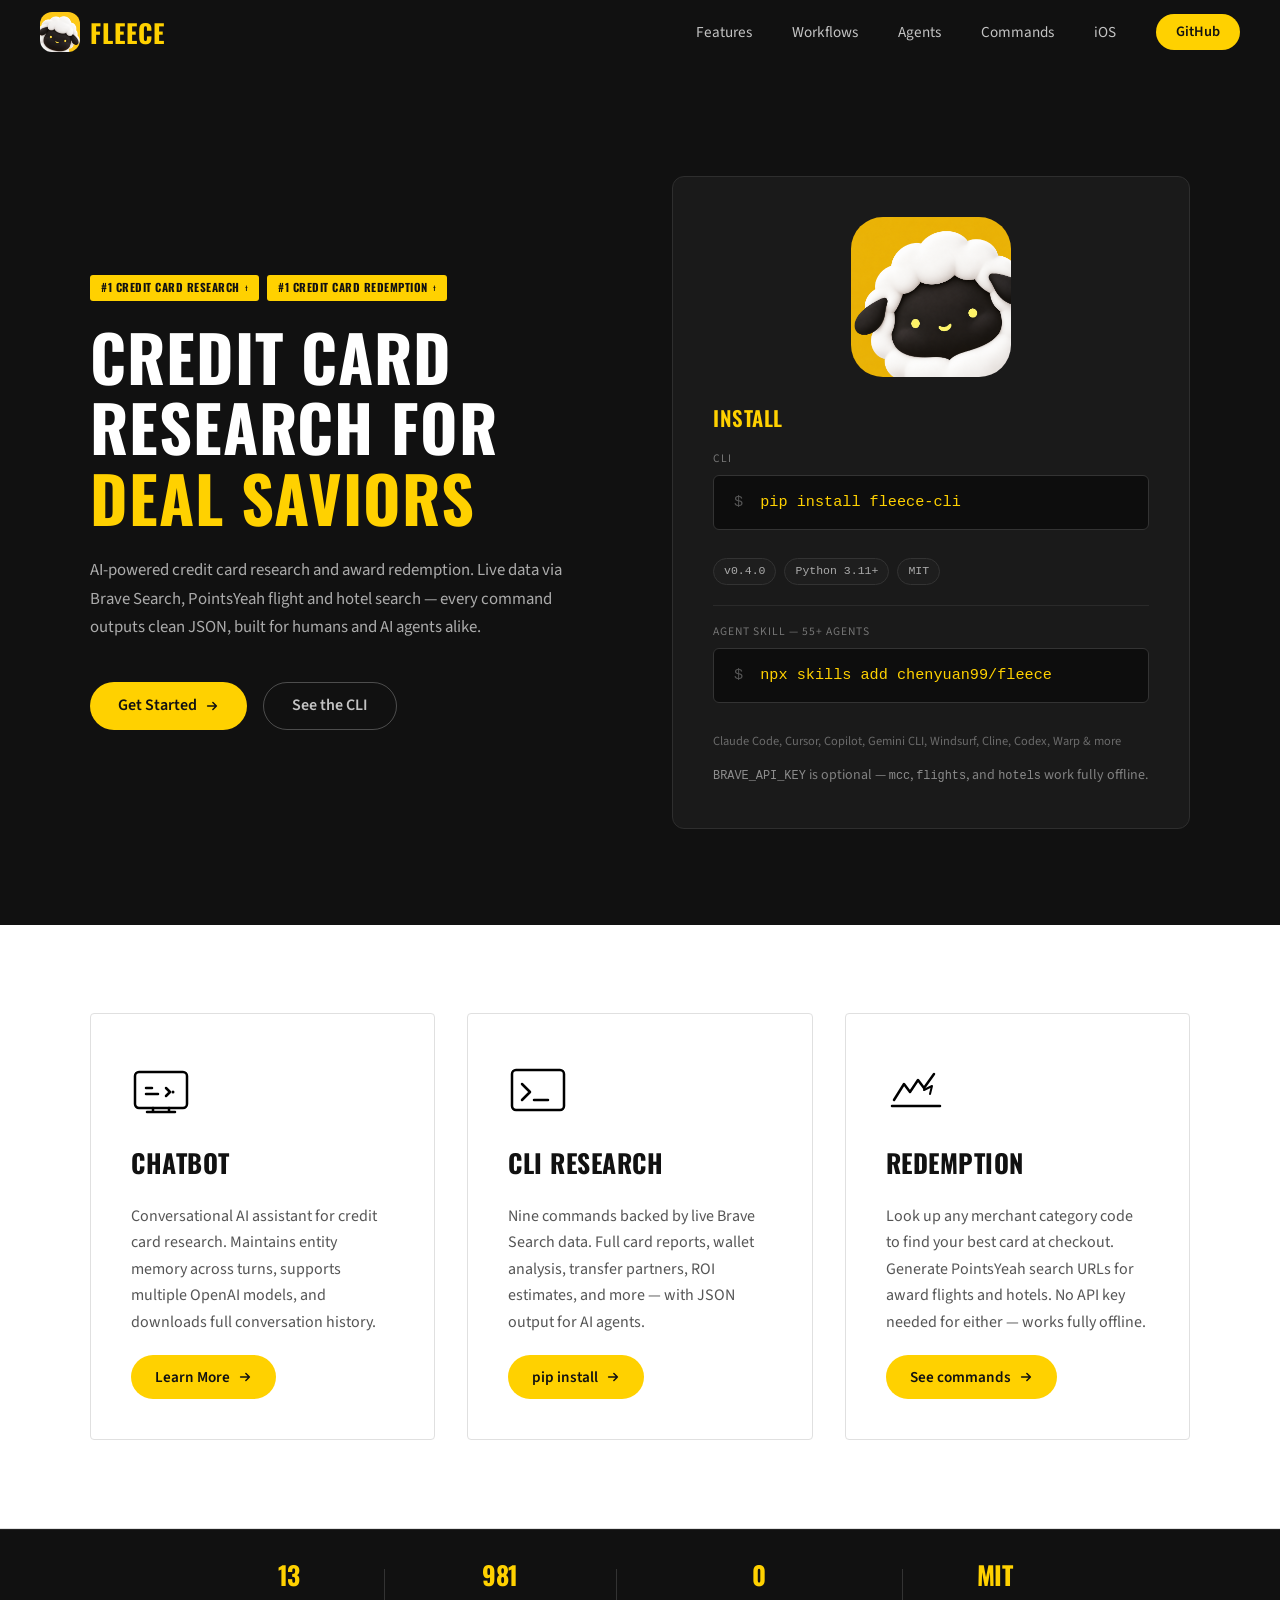
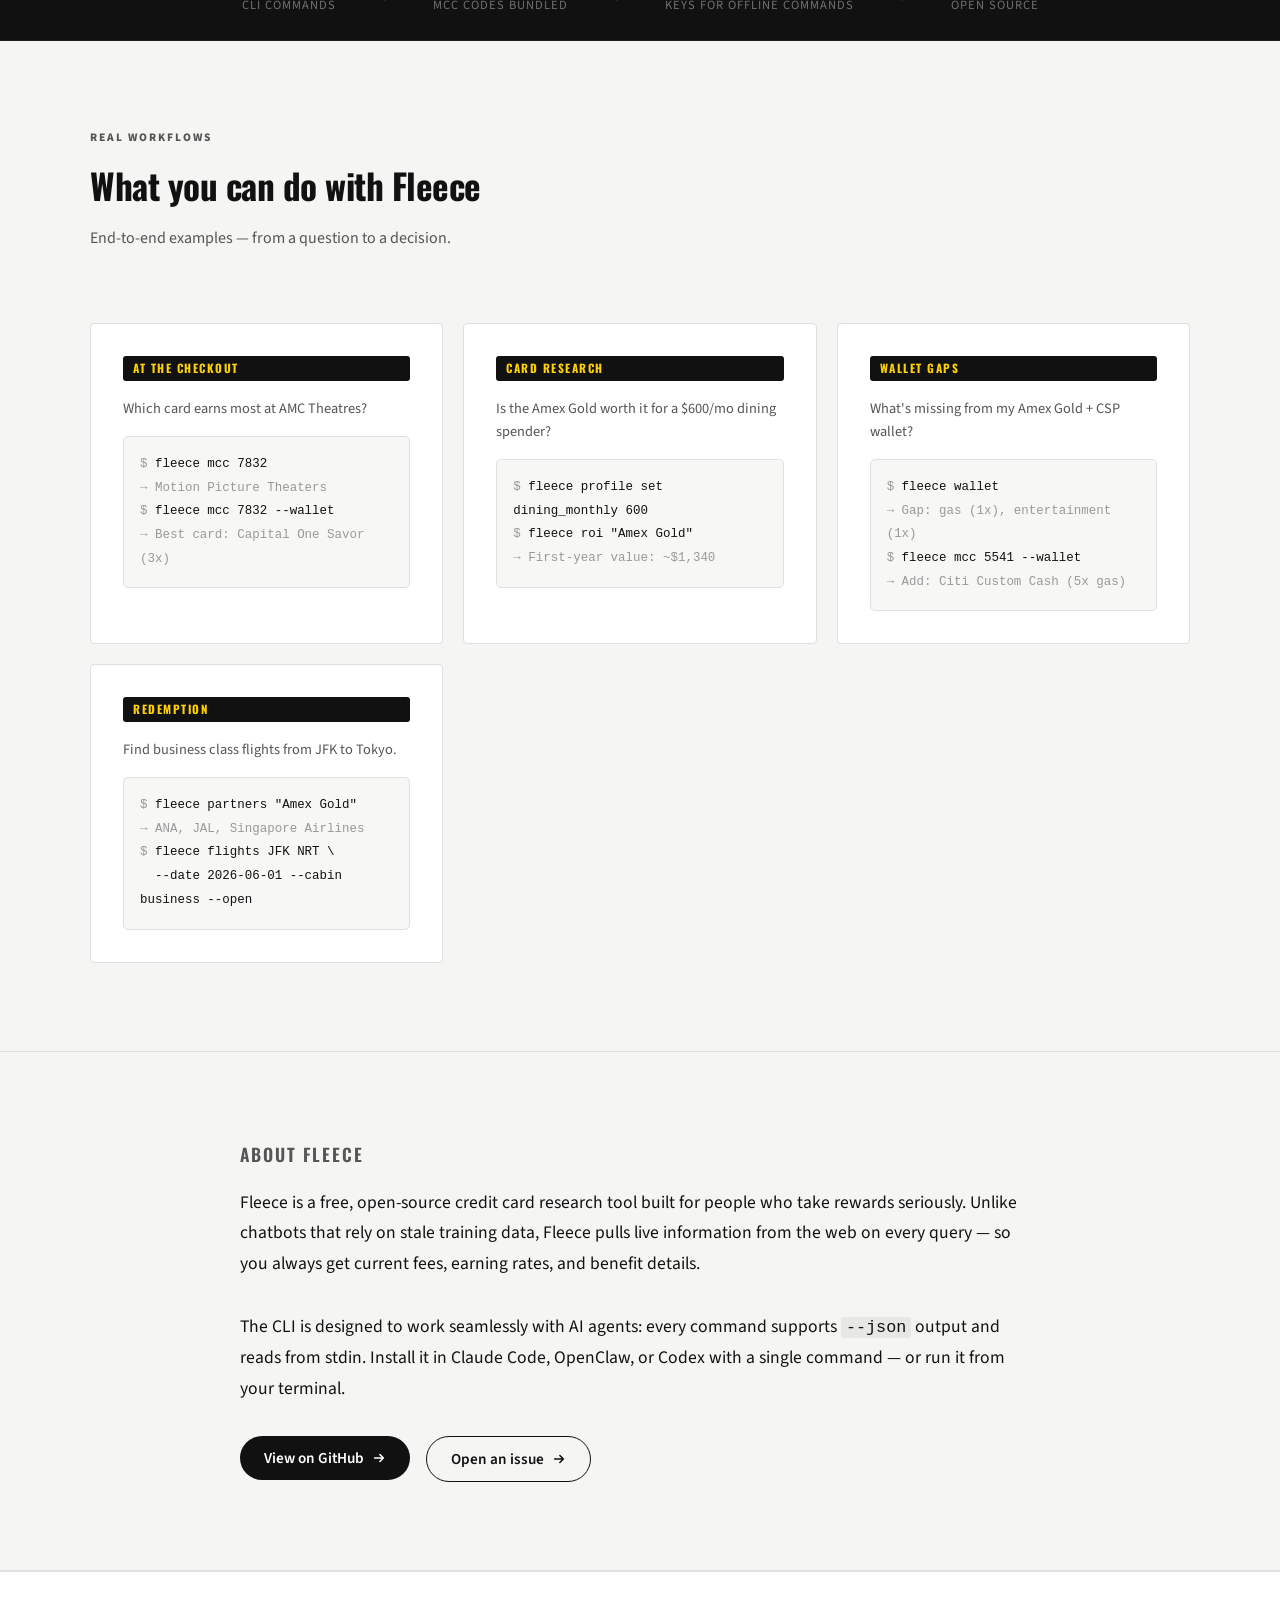
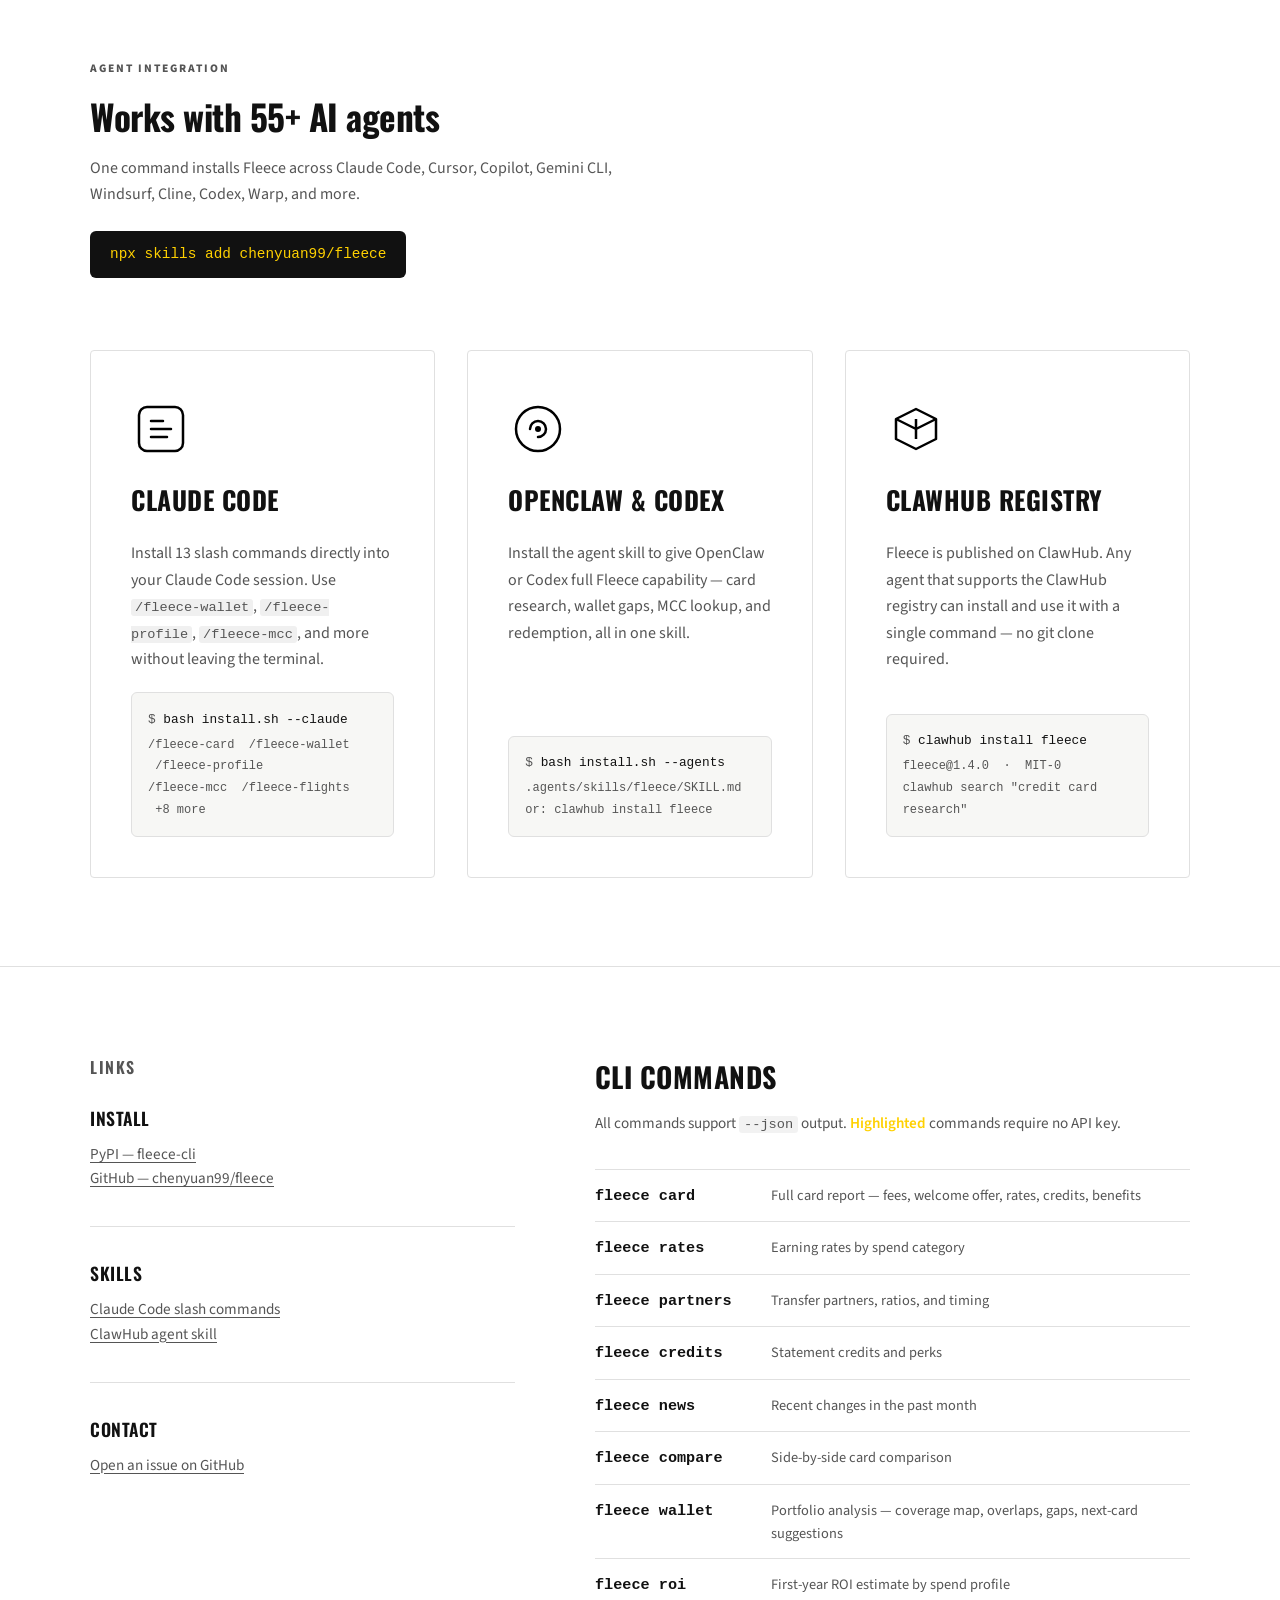
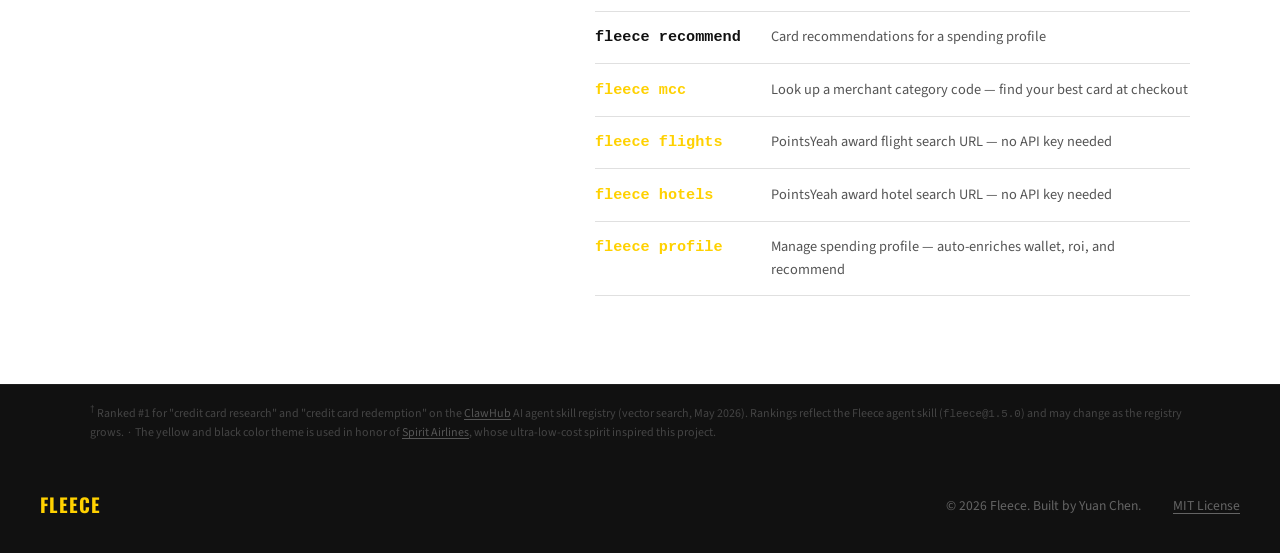
<file: docs/index.html>
<!DOCTYPE html>
<html lang="en">
<head>
  <meta charset="UTF-8" />
  <meta name="viewport" content="width=device-width, initial-scale=1.0" />

  <!-- Primary SEO -->
  <title>Fleece — Credit Card Research CLI & Rewards Optimizer</title>
  <meta name="description" content="Fleece is a free, open-source CLI that researches credit cards with live data. Compare Chase, Amex, Citi, and Capital One cards — earning rates, transfer partners, statement credits, ROI, and MCC-level merchant lookup. pip install fleece-cli." />
  <meta name="robots" content="index, follow" />
  <meta name="author" content="Yuan Chen" />
  <link rel="canonical" href="https://getfleece.io/" />
  <link rel="icon" type="image/png" href="assets/sheep-d1.png" />
  <link rel="apple-touch-icon" href="assets/sheep-d1.png" />
  <meta name="google-site-verification" content="9DkACCiooe0-omtkzGJUZJPqoG0HAj4QejFEom9wrGA" />

  <!-- Open Graph -->
  <meta property="og:type" content="website" />
  <meta property="og:url" content="https://getfleece.io/" />
  <meta property="og:title" content="Fleece — Credit Card Research CLI & Rewards Optimizer" />
  <meta property="og:description" content="Research credit cards with live data. Compare Chase, Amex, Citi, Capital One — earning rates, transfer partners, ROI, MCC lookup, and award flight search. Free and open source." />
  <meta property="og:site_name" content="Fleece" />

  <!-- Twitter Card -->
  <meta name="twitter:card" content="summary" />
  <meta name="twitter:title" content="Fleece — Credit Card Research CLI & Rewards Optimizer" />
  <meta name="twitter:description" content="Research credit cards with live data. Compare Chase, Amex, Citi, Capital One — earning rates, transfer partners, ROI, MCC lookup, and award flight search. Free and open source." />

  <!-- JSON-LD Structured Data -->
  <script type="application/ld+json">
  {
    "@context": "https://schema.org",
    "@type": "SoftwareApplication",
    "name": "Fleece",
    "alternateName": "fleece-cli",
    "applicationCategory": "FinanceApplication",
    "operatingSystem": "macOS, Linux, Windows",
    "programmingLanguage": "Python",
    "offers": {
      "@type": "Offer",
      "price": "0",
      "priceCurrency": "USD"
    },
    "description": "Fleece is an open-source credit card research CLI. Look up earning rates, transfer partners, statement credits, annual fees, and first-year ROI for Chase, Amex, Citi, Capital One, and all major US issuers. Includes offline MCC merchant category lookup and PointsYeah award flight and hotel search.",
    "url": "https://getfleece.io/",
    "downloadUrl": "https://pypi.org/project/fleece-cli/",
    "softwareVersion": "0.3.0",
    "license": "https://github.com/chenyuan99/fleece/blob/main/LICENSE",
    "codeRepository": "https://github.com/chenyuan99/fleece",
    "author": {
      "@type": "Person",
      "name": "Yuan Chen"
    },
    "keywords": "credit card research, rewards optimizer, transfer partners, MCC lookup, Chase Sapphire, Amex Gold, Citi, Capital One, points miles cash back"
  }
  </script>

  <link rel="preconnect" href="https://fonts.googleapis.com">
  <link rel="preconnect" href="https://fonts.gstatic.com" crossorigin>
  <link href="https://fonts.googleapis.com/css2?family=Oswald:wght@400;600;700&family=Source+Sans+3:wght@400;600&display=swap" rel="stylesheet">
  <style>
    *, *::before, *::after { box-sizing: border-box; margin: 0; padding: 0; }

    :root {
      --yellow: #FFD100;
      --black:  #111111;
      --white:  #FFFFFF;
      --gray:   #F5F5F3;
      --mid:    #555555;
      --border: #E0E0E0;
      --font-head: 'Oswald', sans-serif;
      --font-body: 'Source Sans 3', sans-serif;
    }

    html { scroll-behavior: smooth; }

    body {
      font-family: var(--font-body);
      font-size: 18px;
      color: var(--black);
      background: var(--white);
      line-height: 1.6;
    }

    a { color: inherit; }

    /* ── NAV ──────────────────────────────────── */
    nav {
      background: var(--black);
      display: flex;
      align-items: center;
      justify-content: space-between;
      padding: 0 2.5rem;
      height: 64px;
    }

    .nav-logo {
      font-family: var(--font-head);
      font-size: 1.6rem;
      font-weight: 700;
      color: var(--yellow);
      text-decoration: none;
      letter-spacing: 1px;
      text-transform: uppercase;
    }

    .nav-links {
      list-style: none;
      display: flex;
      gap: 2.5rem;
      align-items: center;
    }

    .nav-links a {
      font-family: var(--font-body);
      font-size: 0.95rem;
      color: rgba(255,255,255,0.75);
      text-decoration: none;
      transition: color 0.15s;
    }

    .nav-links a:hover { color: var(--yellow); }

    .nav-links .btn-pill {
      background: var(--yellow);
      color: var(--black);
      padding: 0.45rem 1.25rem;
      border-radius: 100px;
      font-weight: 600;
      font-size: 0.9rem;
    }

    .nav-links .btn-pill:hover { background: #e6bc00; color: var(--black); }

    /* ── MOBILE NAV ──────────────────────────── */
    .nav-toggle {
      display: none;
      background: none;
      border: none;
      cursor: pointer;
      padding: 8px;
      flex-direction: column;
      gap: 5px;
    }
    .nav-toggle span {
      display: block;
      width: 22px;
      height: 2px;
      background: rgba(255,255,255,0.75);
      transition: background 0.15s;
    }
    .nav-toggle:hover span { background: var(--yellow); }

    @media (max-width: 768px) {
      nav { padding: 0 1.25rem; position: relative; }
      .nav-toggle { display: flex; }
      .nav-links {
        display: none;
        flex-direction: column;
        position: absolute;
        top: 64px;
        left: 0;
        right: 0;
        background: var(--black);
        border-top: 1px solid #222;
        padding: 0.5rem 1.25rem 1.25rem;
        gap: 0;
        z-index: 99;
      }
      .nav-links.open { display: flex; }
      .nav-links li { padding: 0.6rem 0; border-bottom: 1px solid #1e1e1e; }
      .nav-links li:last-child { border-bottom: none; padding-top: 0.9rem; }
      .nav-links .btn-pill { display: inline-block; }
    }

    /* ── HERO ─────────────────────────────────── */
    .hero {
      background: var(--black);
      padding: 7rem 2.5rem 6rem;
    }

    .hero-inner {
      max-width: 1100px;
      margin: 0 auto;
      display: grid;
      grid-template-columns: 1fr 1fr;
      gap: 4rem;
      align-items: center;
    }

    @media (max-width: 768px) {
      .hero-inner { grid-template-columns: 1fr; }
    }

    .hero h1 {
      font-family: var(--font-head);
      font-size: clamp(2.6rem, 5vw, 4rem);
      font-weight: 700;
      text-transform: uppercase;
      color: var(--white);
      line-height: 1.1;
      letter-spacing: 1px;
      margin-bottom: 1.5rem;
    }

    .hero h1 span { color: var(--yellow); }

    .hero p {
      color: rgba(255,255,255,0.65);
      font-size: 1.05rem;
      max-width: 480px;
      margin-bottom: 2.5rem;
      line-height: 1.7;
    }

    .hero-actions {
      display: flex;
      gap: 1rem;
      flex-wrap: wrap;
    }

    .btn-pill-dark {
      display: inline-flex;
      align-items: center;
      gap: 8px;
      background: var(--yellow);
      color: var(--black);
      padding: 0.65rem 1.75rem;
      border-radius: 100px;
      font-family: var(--font-body);
      font-size: 1rem;
      font-weight: 600;
      text-decoration: none;
      transition: background 0.15s;
    }

    .btn-pill-dark:hover { background: #e6bc00; }

    .btn-pill-outline {
      display: inline-flex;
      align-items: center;
      gap: 8px;
      background: transparent;
      color: rgba(255,255,255,0.75);
      padding: 0.65rem 1.75rem;
      border-radius: 100px;
      border: 1.5px solid rgba(255,255,255,0.25);
      font-family: var(--font-body);
      font-size: 1rem;
      font-weight: 600;
      text-decoration: none;
      transition: border-color 0.15s, color 0.15s;
    }

    .btn-pill-outline:hover { border-color: var(--yellow); color: var(--yellow); }

    /* hero right: install box */
    .hero-install-box {
      background: #1a1a1a;
      border: 1px solid #2e2e2e;
      border-radius: 12px;
      padding: 2.5rem;
    }

    .hero-install-box h2 {
      font-family: var(--font-head);
      font-size: 1.3rem;
      font-weight: 600;
      text-transform: uppercase;
      color: var(--yellow);
      letter-spacing: 0.5px;
      margin-bottom: 1rem;
    }

    .install-cmd {
      background: #0d0d0d;
      border: 1px solid #333;
      border-radius: 6px;
      padding: 0.9rem 1.25rem;
      font-family: 'Courier New', monospace;
      font-size: 0.95rem;
      color: var(--yellow);
      margin-bottom: 1.75rem;
    }

    .install-cmd span { color: #555; margin-right: 0.5rem; }

    .hero-install-box p {
      color: rgba(255,255,255,0.45);
      font-size: 0.875rem;
      margin: 0;
    }

    /* ── ICON CARDS SECTION ───────────────────── */
    .cards-section {
      background: var(--white);
      padding: 5.5rem 2.5rem;
      border-bottom: 1px solid var(--border);
    }

    .cards-inner {
      max-width: 1100px;
      margin: 0 auto;
      display: grid;
      grid-template-columns: 1fr 1fr;
      gap: 2rem;
    }

    @media (max-width: 768px) {
      .cards-inner { grid-template-columns: 1fr; }
    }

    .card {
      background: var(--white);
      border: 1.5px solid var(--border);
      border-radius: 4px;
      padding: 3rem 2.5rem 2.5rem;
      display: flex;
      flex-direction: column;
      gap: 1.25rem;
      transition: border-color 0.2s;
    }

    .card:hover { border-color: var(--black); }

    .card-icon {
      width: 60px;
      height: 60px;
      color: var(--black);
    }

    .card h3 {
      font-family: var(--font-head);
      font-size: 1.6rem;
      font-weight: 700;
      text-transform: uppercase;
      letter-spacing: 0.5px;
    }

    .card p {
      font-size: 1rem;
      color: var(--mid);
      line-height: 1.65;
      flex: 1;
    }

    .btn-arrow {
      display: inline-flex;
      align-items: center;
      gap: 8px;
      background: var(--yellow);
      color: var(--black);
      padding: 0.6rem 1.5rem;
      border-radius: 100px;
      font-family: var(--font-body);
      font-size: 0.95rem;
      font-weight: 600;
      text-decoration: none;
      align-self: flex-start;
      transition: background 0.15s;
    }

    .btn-arrow:hover { background: #e6bc00; }

    .btn-arrow svg { width: 14px; height: 14px; flex-shrink: 0; }

    /* ── ANNOUNCEMENT SECTION ─────────────────── */
    .announcement {
      background: var(--gray);
      padding: 5.5rem 2.5rem;
      border-bottom: 1px solid var(--border);
    }

    .announcement-inner {
      max-width: 800px;
      margin: 0 auto;
    }

    .announcement h2 {
      font-family: var(--font-head);
      font-size: 1.1rem;
      font-weight: 600;
      text-transform: uppercase;
      letter-spacing: 2px;
      color: var(--mid);
      margin-bottom: 1.25rem;
    }

    .announcement p {
      font-size: 1.1rem;
      color: var(--black);
      line-height: 1.75;
      margin-bottom: 2rem;
    }

    /* ── CONTACT SPLIT ────────────────────────── */
    .contact-section {
      background: var(--white);
      padding: 5.5rem 2.5rem;
    }

    .contact-inner {
      max-width: 1100px;
      margin: 0 auto;
      display: grid;
      grid-template-columns: 1fr 1.4fr;
      gap: 5rem;
      align-items: start;
    }

    @media (max-width: 768px) {
      .contact-inner { grid-template-columns: 1fr; gap: 2.5rem; }
    }

    .contact-section h2 {
      font-family: var(--font-head);
      font-size: 1.75rem;
      font-weight: 700;
      text-transform: uppercase;
      letter-spacing: 0.5px;
      margin-bottom: 0.75rem;
    }

    .contact-section > .contact-inner > div > p {
      color: var(--mid);
      font-size: 0.95rem;
      line-height: 1.65;
      margin-bottom: 2rem;
    }

    .cmd-list {
      display: flex;
      flex-direction: column;
      gap: 0;
    }

    .cmd-row {
      display: flex;
      align-items: baseline;
      gap: 1rem;
      padding: 0.85rem 0;
      border-bottom: 1px solid var(--border);
    }

    .cmd-row:first-child { border-top: 1px solid var(--border); }

    .cmd-name {
      font-family: 'Courier New', monospace;
      font-size: 0.95rem;
      font-weight: 700;
      color: var(--black);
      min-width: 160px;
    }

    .cmd-desc {
      font-size: 0.9rem;
      color: var(--mid);
    }

    .contact-left h2 {
      font-family: var(--font-head);
      font-size: 1rem;
      font-weight: 600;
      text-transform: uppercase;
      letter-spacing: 1.5px;
      color: var(--mid);
      margin-bottom: 1.5rem;
    }

    .link-block {
      margin-bottom: 2.25rem;
    }

    .link-block h3 {
      font-family: var(--font-head);
      font-size: 1.1rem;
      font-weight: 600;
      text-transform: uppercase;
      letter-spacing: 0.5px;
      margin-bottom: 0.6rem;
    }

    .link-block a {
      font-size: 0.95rem;
      color: var(--mid);
      text-decoration: underline;
      text-underline-offset: 3px;
      display: block;
      line-height: 1.6;
    }

    .link-block a:hover { color: var(--black); }

    hr.divider {
      border: none;
      border-top: 1px solid var(--border);
      margin: 2rem 0;
    }

    /* ── FOOTER ───────────────────────────────── */
    footer {
      background: var(--black);
      padding: 2rem 2.5rem;
      display: flex;
      align-items: center;
      justify-content: space-between;
      gap: 1rem;
      flex-wrap: wrap;
    }

    .footer-logo {
      font-family: var(--font-head);
      font-size: 1.2rem;
      font-weight: 700;
      color: var(--yellow);
      text-transform: uppercase;
      letter-spacing: 1px;
      text-decoration: none;
    }

    .footer-right {
      display: flex;
      align-items: center;
      gap: 2rem;
    }

    .footer-copy {
      color: rgba(255,255,255,0.35);
      font-size: 0.85rem;
    }

    .footer-right a {
      color: rgba(255,255,255,0.35);
      font-size: 0.85rem;
      text-decoration: underline;
      text-underline-offset: 3px;
    }

    .footer-right a:hover { color: var(--yellow); }

    /* ── GLOBAL MOBILE FIXES ─────────────────── */
    @media (max-width: 768px) {
      body { font-size: 16px; }

      .hero { padding: 4rem 1.25rem 3rem; }
      .hero h1 { font-size: 2.2rem; }
      .hero p { font-size: 0.95rem; }
      .hero-install-box { padding: 1.75rem 1.25rem; }

      .cards-section { padding: 3.5rem 1.25rem; }
      .announcement { padding: 3.5rem 1.25rem; }
      .contact-section { padding: 3.5rem 1.25rem; }

      /* stats strip */
      div[style*="gap:3rem"] { gap: 1.5rem !important; padding: 1.5rem 1.25rem !important; }

      /* cmd list */
      .cmd-row { flex-direction: column; gap: 0.2rem; }
      .cmd-name { min-width: unset; }

      footer { padding: 1.5rem 1.25rem; flex-direction: column; align-items: flex-start; gap: 0.75rem; }
      .footer-right { flex-wrap: wrap; gap: 1rem; }
    }
  </style>
</head>
<body>

<!-- NAV -->
<nav>
  <a class="nav-logo" href="#" style="display:flex;align-items:center;gap:10px"><img src="assets/sheep-d1.png" alt="" width="40" height="40" style="border-radius:12px" />Fleece</a>
  <button class="nav-toggle" aria-label="Toggle navigation" aria-expanded="false">
    <span></span><span></span><span></span>
  </button>
  <ul class="nav-links">
    <li><a href="#features">Features</a></li>
    <li><a href="#workflows">Workflows</a></li>
    <li><a href="#agents">Agents</a></li>
    <li><a href="commands">Commands</a></li>
    <li><a href="ios">iOS</a></li>
    <li><a href="https://github.com/chenyuan99/fleece" target="_blank" class="btn-pill">GitHub</a></li>
  </ul>
</nav>

<!-- HERO -->
<section class="hero">
  <div class="hero-inner">
    <div>
      <div style="display:flex;gap:8px;margin-bottom:1.25rem;flex-wrap:wrap;">
        <span style="display:inline-flex;align-items:center;gap:5px;background:var(--yellow);color:var(--black);font-family:var(--font-head);font-size:0.7rem;font-weight:700;letter-spacing:0.5px;text-transform:uppercase;padding:4px 11px;border-radius:3px;">#1 Credit Card Research <sup style="font-size:0.6em;">†</sup></span>
        <span style="display:inline-flex;align-items:center;gap:5px;background:var(--yellow);color:var(--black);font-family:var(--font-head);font-size:0.7rem;font-weight:700;letter-spacing:0.5px;text-transform:uppercase;padding:4px 11px;border-radius:3px;">#1 Credit Card Redemption <sup style="font-size:0.6em;">†</sup></span>
      </div>
      <h1>Credit card research for <span>deal saviors</span></h1>
      <p>AI-powered credit card research and award redemption. Live data via Brave Search, PointsYeah flight and hotel search — every command outputs clean JSON, built for humans and AI agents alike.</p>
      <div class="hero-actions">
        <a class="btn-pill-dark" href="https://github.com/chenyuan99/fleece" target="_blank">
          Get Started
          <svg viewBox="0 0 16 16" fill="none" width="14" height="14"><path d="M3 8h10M9 4l4 4-4 4" stroke="currentColor" stroke-width="1.75" stroke-linecap="round" stroke-linejoin="round"/></svg>
        </a>
        <a class="btn-pill-outline" href="#commands">See the CLI</a>
      </div>
    </div>
    <div class="hero-install-box">
      <img src="assets/sheep-d2.png" alt="Fleece sheep companion with white fleece and a friendly black face" width="160" height="160" style="display:block;border-radius:32px;margin:0 auto 24px;max-width:100%;height:auto" />
      <h2>Install</h2>
      <div style="font-size:0.72rem;color:rgba(255,255,255,0.4);text-transform:uppercase;letter-spacing:1px;margin-bottom:0.4rem;">CLI</div>
      <div class="install-cmd"><span>$</span> pip install fleece-cli</div>
      <div style="display:flex;gap:8px;margin-bottom:1.25rem;flex-wrap:wrap;">
        <span style="background:#1e1e1e;border:1px solid #333;color:#aaa;font-family:'Courier New',monospace;font-size:0.72rem;padding:3px 10px;border-radius:20px;">v0.4.0</span>
        <span style="background:#1e1e1e;border:1px solid #333;color:#aaa;font-family:'Courier New',monospace;font-size:0.72rem;padding:3px 10px;border-radius:20px;">Python 3.11+</span>
        <span style="background:#1e1e1e;border:1px solid #333;color:#aaa;font-family:'Courier New',monospace;font-size:0.72rem;padding:3px 10px;border-radius:20px;">MIT</span>
      </div>
      <div style="border-top:1px solid #2a2a2a;padding-top:1.1rem;margin-bottom:0.4rem;">
        <div style="font-size:0.72rem;color:rgba(255,255,255,0.4);text-transform:uppercase;letter-spacing:1px;margin-bottom:0.4rem;">Agent skill — 55+ agents</div>
        <div class="install-cmd"><span>$</span> npx skills add chenyuan99/fleece</div>
        <p style="font-size:0.78rem;color:rgba(255,255,255,0.35);margin-top:0.5rem;">Claude Code, Cursor, Copilot, Gemini CLI, Windsurf, Cline, Codex, Warp &amp; more</p>
      </div>
      <p style="margin-top:0.75rem;"><code style="color:rgba(255,255,255,0.5);font-size:0.85em">BRAVE_API_KEY</code> is optional — <code style="color:rgba(255,255,255,0.5);font-size:0.85em">mcc</code>, <code style="color:rgba(255,255,255,0.5);font-size:0.85em">flights</code>, and <code style="color:rgba(255,255,255,0.5);font-size:0.85em">hotels</code> work fully offline.</p>
    </div>
  </div>
</section>

<!-- FEATURE CARDS -->
<section class="cards-section" id="features">
  <div class="cards-inner" style="grid-template-columns: repeat(3, 1fr);">

    <div class="card">
      <svg class="card-icon" viewBox="0 0 60 60" fill="none" xmlns="http://www.w3.org/2000/svg">
        <rect x="4" y="10" width="52" height="36" rx="4" stroke="black" stroke-width="2.5"/>
        <path d="M15 26h6M15 32h12M35 26l4 4-4 4" stroke="black" stroke-width="2.5" stroke-linecap="round" stroke-linejoin="round"/>
        <circle cx="42" cy="30" r="1.5" fill="black"/>
        <path d="M22 46v4M38 46v4M16 50h28" stroke="black" stroke-width="2.5" stroke-linecap="round"/>
      </svg>
      <h3>Chatbot</h3>
      <p>Conversational AI assistant for credit card research. Maintains entity memory across turns, supports multiple OpenAI models, and downloads full conversation history.</p>
      <a class="btn-arrow" href="https://github.com/chenyuan99/fleece" target="_blank">
        Learn More
        <svg viewBox="0 0 16 16" fill="none"><path d="M3 8h10M9 4l4 4-4 4" stroke="currentColor" stroke-width="1.75" stroke-linecap="round" stroke-linejoin="round"/></svg>
      </a>
    </div>

    <div class="card">
      <svg class="card-icon" viewBox="0 0 60 60" fill="none" xmlns="http://www.w3.org/2000/svg">
        <rect x="4" y="8" width="52" height="40" rx="4" stroke="black" stroke-width="2.5"/>
        <path d="M14 22l8 8-8 8M26 38h14" stroke="black" stroke-width="2.5" stroke-linecap="round" stroke-linejoin="round"/>
      </svg>
      <h3>CLI Research</h3>
      <p>Nine commands backed by live Brave Search data. Full card reports, wallet analysis, transfer partners, ROI estimates, and more — with JSON output for AI agents.</p>
      <a class="btn-arrow" href="https://pypi.org/project/fleece-cli/" target="_blank">
        pip install
        <svg viewBox="0 0 16 16" fill="none"><path d="M3 8h10M9 4l4 4-4 4" stroke="currentColor" stroke-width="1.75" stroke-linecap="round" stroke-linejoin="round"/></svg>
      </a>
    </div>

    <div class="card">
      <svg class="card-icon" viewBox="0 0 60 60" fill="none" xmlns="http://www.w3.org/2000/svg">
        <path d="M8 38l10-16 6 8 8-12 6 8 10-14" stroke="black" stroke-width="2.5" stroke-linecap="round" stroke-linejoin="round"/>
        <path d="M6 44h48" stroke="black" stroke-width="2.5" stroke-linecap="round"/>
        <path d="M38 28l8-4-2 8" stroke="black" stroke-width="2" stroke-linecap="round" stroke-linejoin="round"/>
      </svg>
      <h3>Redemption</h3>
      <p>Look up any merchant category code to find your best card at checkout. Generate PointsYeah search URLs for award flights and hotels. No API key needed for either — works fully offline.</p>
      <a class="btn-arrow" href="#commands" >
        See commands
        <svg viewBox="0 0 16 16" fill="none"><path d="M3 8h10M9 4l4 4-4 4" stroke="currentColor" stroke-width="1.75" stroke-linecap="round" stroke-linejoin="round"/></svg>
      </a>
    </div>

  </div>
</section>

<!-- STATS STRIP -->
<div style="background:var(--black);padding:1.5rem 2.5rem;display:flex;align-items:center;justify-content:center;gap:3rem;flex-wrap:wrap;border-top:1px solid #222;border-bottom:1px solid #222;">
  <div style="text-align:center;">
    <div style="font-family:var(--font-head);font-size:1.6rem;font-weight:700;color:var(--yellow);letter-spacing:-0.5px;">13</div>
    <div style="font-size:0.78rem;color:rgba(255,255,255,0.4);margin-top:2px;text-transform:uppercase;letter-spacing:1px;">CLI commands</div>
  </div>
  <div style="width:1px;height:32px;background:#333;"></div>
  <div style="text-align:center;">
    <div style="font-family:var(--font-head);font-size:1.6rem;font-weight:700;color:var(--yellow);letter-spacing:-0.5px;">981</div>
    <div style="font-size:0.78rem;color:rgba(255,255,255,0.4);margin-top:2px;text-transform:uppercase;letter-spacing:1px;">MCC codes bundled</div>
  </div>
  <div style="width:1px;height:32px;background:#333;"></div>
  <div style="text-align:center;">
    <div style="font-family:var(--font-head);font-size:1.6rem;font-weight:700;color:var(--yellow);letter-spacing:-0.5px;">0</div>
    <div style="font-size:0.78rem;color:rgba(255,255,255,0.4);margin-top:2px;text-transform:uppercase;letter-spacing:1px;">keys for offline commands</div>
  </div>
  <div style="width:1px;height:32px;background:#333;"></div>
  <div style="text-align:center;">
    <div style="font-family:var(--font-head);font-size:1.6rem;font-weight:700;color:var(--yellow);letter-spacing:-0.5px;">MIT</div>
    <div style="font-size:0.78rem;color:rgba(255,255,255,0.4);margin-top:2px;text-transform:uppercase;letter-spacing:1px;">open source</div>
  </div>
</div>

<!-- WORKFLOWS -->
<section class="cards-section" id="workflows" style="background:var(--gray);border-bottom:1px solid var(--border);">
  <div style="max-width:1100px;margin:0 auto;padding:0 0 2rem;">
    <p class="section-label" style="color:var(--mid);font-size:0.72rem;font-weight:800;letter-spacing:2px;text-transform:uppercase;margin-bottom:0.6rem;">Real workflows</p>
    <h2 style="font-family:var(--font-head);font-size:clamp(1.75rem,3vw,2.2rem);font-weight:900;letter-spacing:-0.5px;margin-bottom:0.75rem;">What you can do with Fleece</h2>
    <p style="font-size:1rem;color:var(--mid);max-width:540px;margin-bottom:2.5rem;">End-to-end examples — from a question to a decision.</p>
  </div>

  <div style="max-width:1100px;margin:0 auto;display:grid;grid-template-columns:repeat(auto-fill,minmax(320px,1fr));gap:1.25rem;">

    <div style="background:var(--white);border:1.5px solid var(--border);border-radius:4px;padding:2rem;display:flex;flex-direction:column;gap:1rem;">
      <div style="font-family:var(--font-head);font-size:0.72rem;font-weight:700;letter-spacing:1.5px;text-transform:uppercase;color:var(--yellow);background:var(--black);display:inline-block;padding:3px 10px;border-radius:3px;">At the checkout</div>
      <p style="font-size:0.9rem;color:var(--mid);line-height:1.6;">Which card earns most at AMC Theatres?</p>
      <div style="font-family:'Courier New',monospace;font-size:0.78rem;background:#f7f7f5;border:1px solid var(--border);border-radius:5px;padding:1rem;line-height:1.9;">
        <div><span style="color:#999">$</span> fleece mcc 7832</div>
        <div style="color:#999">→ Motion Picture Theaters</div>
        <div><span style="color:#999">$</span> fleece mcc 7832 --wallet</div>
        <div style="color:#999">→ Best card: Capital One Savor (3x)</div>
      </div>
    </div>

    <div style="background:var(--white);border:1.5px solid var(--border);border-radius:4px;padding:2rem;display:flex;flex-direction:column;gap:1rem;">
      <div style="font-family:var(--font-head);font-size:0.72rem;font-weight:700;letter-spacing:1.5px;text-transform:uppercase;color:var(--yellow);background:var(--black);display:inline-block;padding:3px 10px;border-radius:3px;">Card research</div>
      <p style="font-size:0.9rem;color:var(--mid);line-height:1.6;">Is the Amex Gold worth it for a $600/mo dining spender?</p>
      <div style="font-family:'Courier New',monospace;font-size:0.78rem;background:#f7f7f5;border:1px solid var(--border);border-radius:5px;padding:1rem;line-height:1.9;">
        <div><span style="color:#999">$</span> fleece profile set dining_monthly 600</div>
        <div><span style="color:#999">$</span> fleece roi "Amex Gold"</div>
        <div style="color:#999">→ First-year value: ~$1,340</div>
      </div>
    </div>

    <div style="background:var(--white);border:1.5px solid var(--border);border-radius:4px;padding:2rem;display:flex;flex-direction:column;gap:1rem;">
      <div style="font-family:var(--font-head);font-size:0.72rem;font-weight:700;letter-spacing:1.5px;text-transform:uppercase;color:var(--yellow);background:var(--black);display:inline-block;padding:3px 10px;border-radius:3px;">Wallet gaps</div>
      <p style="font-size:0.9rem;color:var(--mid);line-height:1.6;">What's missing from my Amex Gold + CSP wallet?</p>
      <div style="font-family:'Courier New',monospace;font-size:0.78rem;background:#f7f7f5;border:1px solid var(--border);border-radius:5px;padding:1rem;line-height:1.9;">
        <div><span style="color:#999">$</span> fleece wallet</div>
        <div style="color:#999">→ Gap: gas (1x), entertainment (1x)</div>
        <div><span style="color:#999">$</span> fleece mcc 5541 --wallet</div>
        <div style="color:#999">→ Add: Citi Custom Cash (5x gas)</div>
      </div>
    </div>

    <div style="background:var(--white);border:1.5px solid var(--border);border-radius:4px;padding:2rem;display:flex;flex-direction:column;gap:1rem;">
      <div style="font-family:var(--font-head);font-size:0.72rem;font-weight:700;letter-spacing:1.5px;text-transform:uppercase;color:var(--yellow);background:var(--black);display:inline-block;padding:3px 10px;border-radius:3px;">Redemption</div>
      <p style="font-size:0.9rem;color:var(--mid);line-height:1.6;">Find business class flights from JFK to Tokyo.</p>
      <div style="font-family:'Courier New',monospace;font-size:0.78rem;background:#f7f7f5;border:1px solid var(--border);border-radius:5px;padding:1rem;line-height:1.9;">
        <div><span style="color:#999">$</span> fleece partners "Amex Gold"</div>
        <div style="color:#999">→ ANA, JAL, Singapore Airlines</div>
        <div><span style="color:#999">$</span> fleece flights JFK NRT \</div>
        <div><span style="color:#999">&nbsp;&nbsp;</span>--date 2026-06-01 --cabin business --open</div>
      </div>
    </div>

  </div>
</section>

<!-- ABOUT -->
<section class="announcement">
  <div class="announcement-inner">
    <h2>About Fleece</h2>
    <p>Fleece is a free, open-source credit card research tool built for people who take rewards seriously. Unlike chatbots that rely on stale training data, Fleece pulls live information from the web on every query — so you always get current fees, earning rates, and benefit details.</p>
    <p style="margin-top:1rem;">The CLI is designed to work seamlessly with AI agents: every command supports <code style="font-size:0.95em;background:rgba(0,0,0,0.06);padding:1px 5px;border-radius:3px">--json</code> output and reads from stdin. Install it in Claude Code, OpenClaw, or Codex with a single command — or run it from your terminal.</p>
    <div style="display:flex;gap:1rem;margin-top:2rem;flex-wrap:wrap;">
      <a class="btn-arrow" href="https://github.com/chenyuan99/fleece" target="_blank" style="background:var(--black);color:var(--white);">
        View on GitHub
        <svg viewBox="0 0 16 16" fill="none" width="14" height="14"><path d="M3 8h10M9 4l4 4-4 4" stroke="currentColor" stroke-width="1.75" stroke-linecap="round" stroke-linejoin="round"/></svg>
      </a>
      <a class="btn-arrow" href="https://github.com/chenyuan99/fleece/issues" target="_blank" style="background:transparent;color:var(--black);border:1.5px solid var(--black);">
        Open an issue
        <svg viewBox="0 0 16 16" fill="none" width="14" height="14"><path d="M3 8h10M9 4l4 4-4 4" stroke="currentColor" stroke-width="1.75" stroke-linecap="round" stroke-linejoin="round"/></svg>
      </a>
    </div>
  </div>
</section>

<!-- AGENT INTEGRATION -->
<section class="cards-section" id="agents" style="border-top: 1px solid var(--border);">
  <div style="max-width:1100px;margin:0 auto;padding:0 0 2rem;">
    <p class="section-label" style="color:var(--mid);font-size:0.72rem;font-weight:800;letter-spacing:2px;text-transform:uppercase;margin-bottom:0.6rem;">Agent Integration</p>
    <h2 style="font-family:var(--font-head);font-size:clamp(1.75rem,3vw,2.2rem);font-weight:900;letter-spacing:-0.5px;margin-bottom:0.75rem;">Works with 55+ AI agents</h2>
    <p style="font-size:1rem;color:var(--mid);max-width:540px;margin-bottom:1.5rem;">One command installs Fleece across Claude Code, Cursor, Copilot, Gemini CLI, Windsurf, Cline, Codex, Warp, and more.</p>
    <div style="display:inline-flex;align-items:center;gap:10px;background:var(--black);border-radius:6px;padding:0.75rem 1.25rem;margin-bottom:2.5rem;">
      <span style="font-family:'Courier New',monospace;font-size:0.9rem;color:var(--yellow);">npx skills add chenyuan99/fleece</span>
    </div>
  </div>

  <div class="cards-inner" style="grid-template-columns: repeat(3, 1fr);">

    <div class="card">
      <svg class="card-icon" viewBox="0 0 60 60" fill="none" xmlns="http://www.w3.org/2000/svg">
        <rect x="8" y="8" width="44" height="44" rx="8" stroke="black" stroke-width="2.5"/>
        <path d="M20 30h20M20 22h12M20 38h16" stroke="black" stroke-width="2.5" stroke-linecap="round"/>
      </svg>
      <h3>Claude Code</h3>
      <p>Install 13 slash commands directly into your Claude Code session. Use <code style="font-size:0.85em;background:#f0f0f0;padding:1px 4px;border-radius:3px">/fleece-wallet</code>, <code style="font-size:0.85em;background:#f0f0f0;padding:1px 4px;border-radius:3px">/fleece-profile</code>, <code style="font-size:0.85em;background:#f0f0f0;padding:1px 4px;border-radius:3px">/fleece-mcc</code>, and more without leaving the terminal.</p>
      <div style="font-family:'Courier New',monospace;font-size:0.8rem;background:#f7f7f5;border:1px solid var(--border);border-radius:6px;padding:0.9rem 1rem;line-height:1.8;">
        <div><span style="color:var(--mid)">$</span> bash install.sh --claude</div>
        <div style="color:var(--mid);font-size:0.75rem;margin-top:4px">/fleece-card &nbsp;/fleece-wallet &nbsp;/fleece-profile</div>
        <div style="color:var(--mid);font-size:0.75rem">/fleece-mcc &nbsp;/fleece-flights &nbsp;+8 more</div>
      </div>
    </div>

    <div class="card">
      <svg class="card-icon" viewBox="0 0 60 60" fill="none" xmlns="http://www.w3.org/2000/svg">
        <circle cx="30" cy="30" r="22" stroke="black" stroke-width="2.5"/>
        <path d="M22 30c0-4.4 3.6-8 8-8s8 3.6 8 8-3.6 8-8 8" stroke="black" stroke-width="2.5" stroke-linecap="round"/>
        <circle cx="30" cy="30" r="3" fill="black"/>
      </svg>
      <h3>OpenClaw &amp; Codex</h3>
      <p>Install the agent skill to give OpenClaw or Codex full Fleece capability — card research, wallet gaps, MCC lookup, and redemption, all in one skill.</p>
      <div style="font-family:'Courier New',monospace;font-size:0.8rem;background:#f7f7f5;border:1px solid var(--border);border-radius:6px;padding:0.9rem 1rem;line-height:1.8;">
        <div><span style="color:var(--mid)">$</span> bash install.sh --agents</div>
        <div style="color:var(--mid);font-size:0.75rem;margin-top:4px">.agents/skills/fleece/SKILL.md</div>
        <div style="color:var(--mid);font-size:0.75rem">or: clawhub install fleece</div>
      </div>
    </div>

    <div class="card">
      <svg class="card-icon" viewBox="0 0 60 60" fill="none" xmlns="http://www.w3.org/2000/svg">
        <path d="M10 20l20-10 20 10v20L30 50 10 40V20z" stroke="black" stroke-width="2.5" stroke-linejoin="round"/>
        <path d="M30 40V20M10 20l20 10 20-10" stroke="black" stroke-width="2.5" stroke-linejoin="round"/>
      </svg>
      <h3>ClawHub Registry</h3>
      <p>Fleece is published on ClawHub. Any agent that supports the ClawHub registry can install and use it with a single command — no git clone required.</p>
      <div style="font-family:'Courier New',monospace;font-size:0.8rem;background:#f7f7f5;border:1px solid var(--border);border-radius:6px;padding:0.9rem 1rem;line-height:1.8;">
        <div><span style="color:var(--mid)">$</span> clawhub install fleece</div>
        <div style="color:var(--mid);font-size:0.75rem;margin-top:4px">fleece@1.4.0 &nbsp;·&nbsp; MIT-0</div>
        <div style="color:var(--mid);font-size:0.75rem">clawhub search "credit card research"</div>
      </div>
    </div>

  </div>
</section>

<!-- COMMANDS + LINKS -->
<section class="contact-section" id="commands">
  <div class="contact-inner">

    <div class="contact-left">
      <h2>Links</h2>

      <div class="link-block">
        <h3>Install</h3>
        <a href="https://pypi.org/project/fleece-cli/" target="_blank">PyPI — fleece-cli</a>
        <a href="https://github.com/chenyuan99/fleece" target="_blank">GitHub — chenyuan99/fleece</a>
      </div>

      <hr class="divider">

      <div class="link-block">
        <h3>Skills</h3>
        <a href="https://github.com/chenyuan99/fleece/tree/main/.claude/skills" target="_blank">Claude Code slash commands</a>
        <a href="https://github.com/chenyuan99/fleece/tree/main/.agents/skills/fleece" target="_blank">ClawHub agent skill</a>
      </div>

      <hr class="divider">

      <div class="link-block">
        <h3>Contact</h3>
        <a href="https://github.com/chenyuan99/fleece/issues" target="_blank">Open an issue on GitHub</a>
      </div>
    </div>

    <div>
      <h2>CLI Commands</h2>
      <p>All commands support <code style="font-size:0.9em;background:rgba(0,0,0,0.05);padding:1px 5px;border-radius:3px">--json</code> output. <span style="color:var(--yellow);font-weight:600;">Highlighted</span> commands require no API key.</p>

      <div class="cmd-list">
        <div class="cmd-row"><span class="cmd-name">fleece card</span><span class="cmd-desc">Full card report — fees, welcome offer, rates, credits, benefits</span></div>
        <div class="cmd-row"><span class="cmd-name">fleece rates</span><span class="cmd-desc">Earning rates by spend category</span></div>
        <div class="cmd-row"><span class="cmd-name">fleece partners</span><span class="cmd-desc">Transfer partners, ratios, and timing</span></div>
        <div class="cmd-row"><span class="cmd-name">fleece credits</span><span class="cmd-desc">Statement credits and perks</span></div>
        <div class="cmd-row"><span class="cmd-name">fleece news</span><span class="cmd-desc">Recent changes in the past month</span></div>
        <div class="cmd-row"><span class="cmd-name">fleece compare</span><span class="cmd-desc">Side-by-side card comparison</span></div>
        <div class="cmd-row"><span class="cmd-name">fleece wallet</span><span class="cmd-desc">Portfolio analysis — coverage map, overlaps, gaps, next-card suggestions</span></div>
        <div class="cmd-row"><span class="cmd-name">fleece roi</span><span class="cmd-desc">First-year ROI estimate by spend profile</span></div>
        <div class="cmd-row"><span class="cmd-name">fleece recommend</span><span class="cmd-desc">Card recommendations for a spending profile</span></div>
        <div class="cmd-row"><span class="cmd-name" style="color:var(--yellow)">fleece mcc</span><span class="cmd-desc">Look up a merchant category code — find your best card at checkout</span></div>
        <div class="cmd-row"><span class="cmd-name" style="color:var(--yellow)">fleece flights</span><span class="cmd-desc">PointsYeah award flight search URL — no API key needed</span></div>
        <div class="cmd-row"><span class="cmd-name" style="color:var(--yellow)">fleece hotels</span><span class="cmd-desc">PointsYeah award hotel search URL — no API key needed</span></div>
        <div class="cmd-row"><span class="cmd-name" style="color:var(--yellow)">fleece profile</span><span class="cmd-desc">Manage spending profile — auto-enriches wallet, roi, and recommend</span></div>
      </div>
    </div>

  </div>
</section>

<!-- FOOTNOTE -->
<div style="background:var(--black);border-top:1px solid #1e1e1e;padding:1rem 2.5rem;">
  <p style="font-size:0.75rem;color:#444;max-width:1100px;margin:0 auto;line-height:1.6;">
    <sup>†</sup> Ranked #1 for "credit card research" and "credit card redemption" on the <a href="https://clawhub.ai" target="_blank" style="color:#555;text-decoration:underline;text-underline-offset:2px;">ClawHub</a> AI agent skill registry (vector search, May 2026). Rankings reflect the Fleece agent skill (<code style="font-size:0.9em">fleece@1.5.0</code>) and may change as the registry grows. &nbsp;·&nbsp; The yellow and black color theme is used in honor of <a href="https://www.spiritrestructuring.com/" target="_blank" style="color:#555;text-decoration:underline;text-underline-offset:2px;">Spirit Airlines</a>, whose ultra-low-cost spirit inspired this project.
  </p>
</div>

<!-- FOOTER -->
<footer>
  <a class="footer-logo" href="#">Fleece</a>
  <div class="footer-right">
    <span class="footer-copy">© 2026 Fleece. Built by Yuan Chen.</span>
    <a href="https://github.com/chenyuan99/fleece/blob/main/LICENSE" target="_blank">MIT License</a>
  </div>
</footer>

<script>
  var toggle = document.querySelector('.nav-toggle');
  var links  = document.querySelector('.nav-links');
  toggle.addEventListener('click', function() {
    var open = links.classList.toggle('open');
    toggle.setAttribute('aria-expanded', open);
  });
  links.querySelectorAll('a').forEach(function(a) {
    a.addEventListener('click', function() {
      links.classList.remove('open');
      toggle.setAttribute('aria-expanded', 'false');
    });
  });
</script>
</body>
</html>
</file>
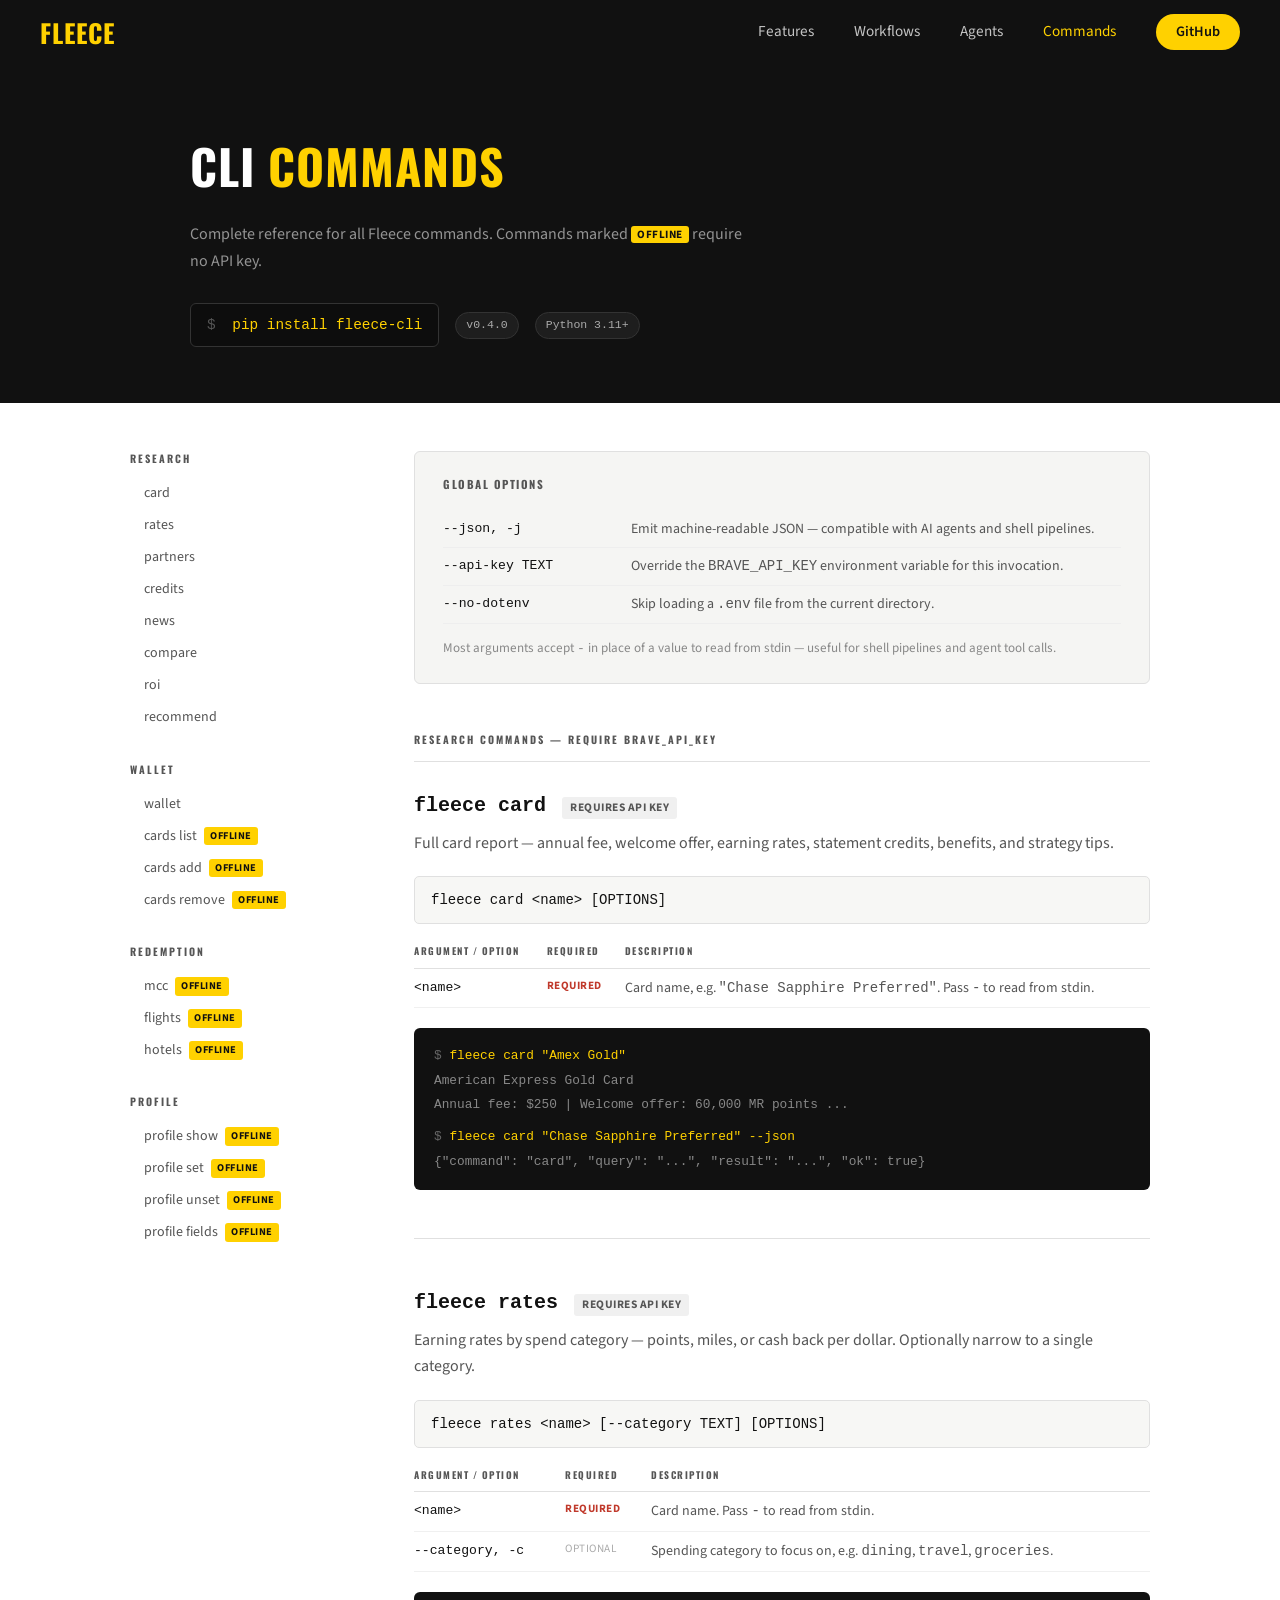
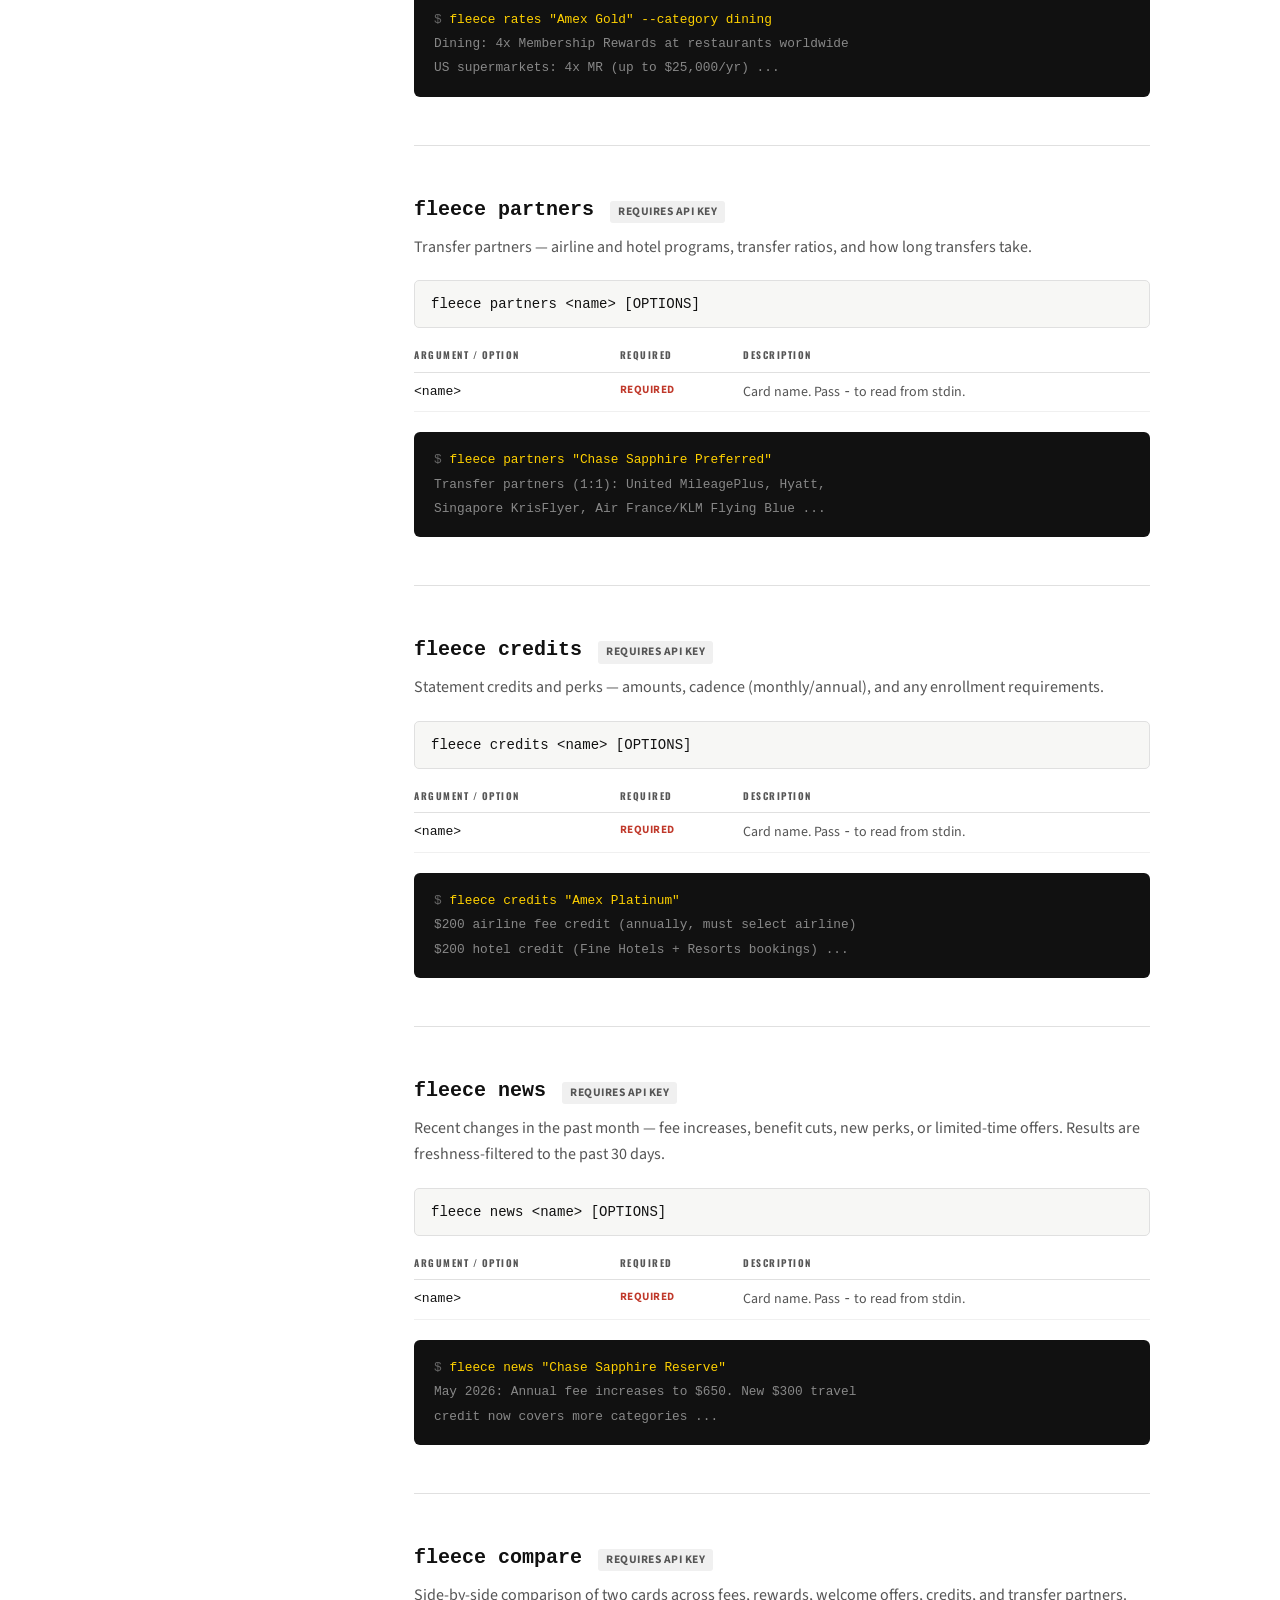
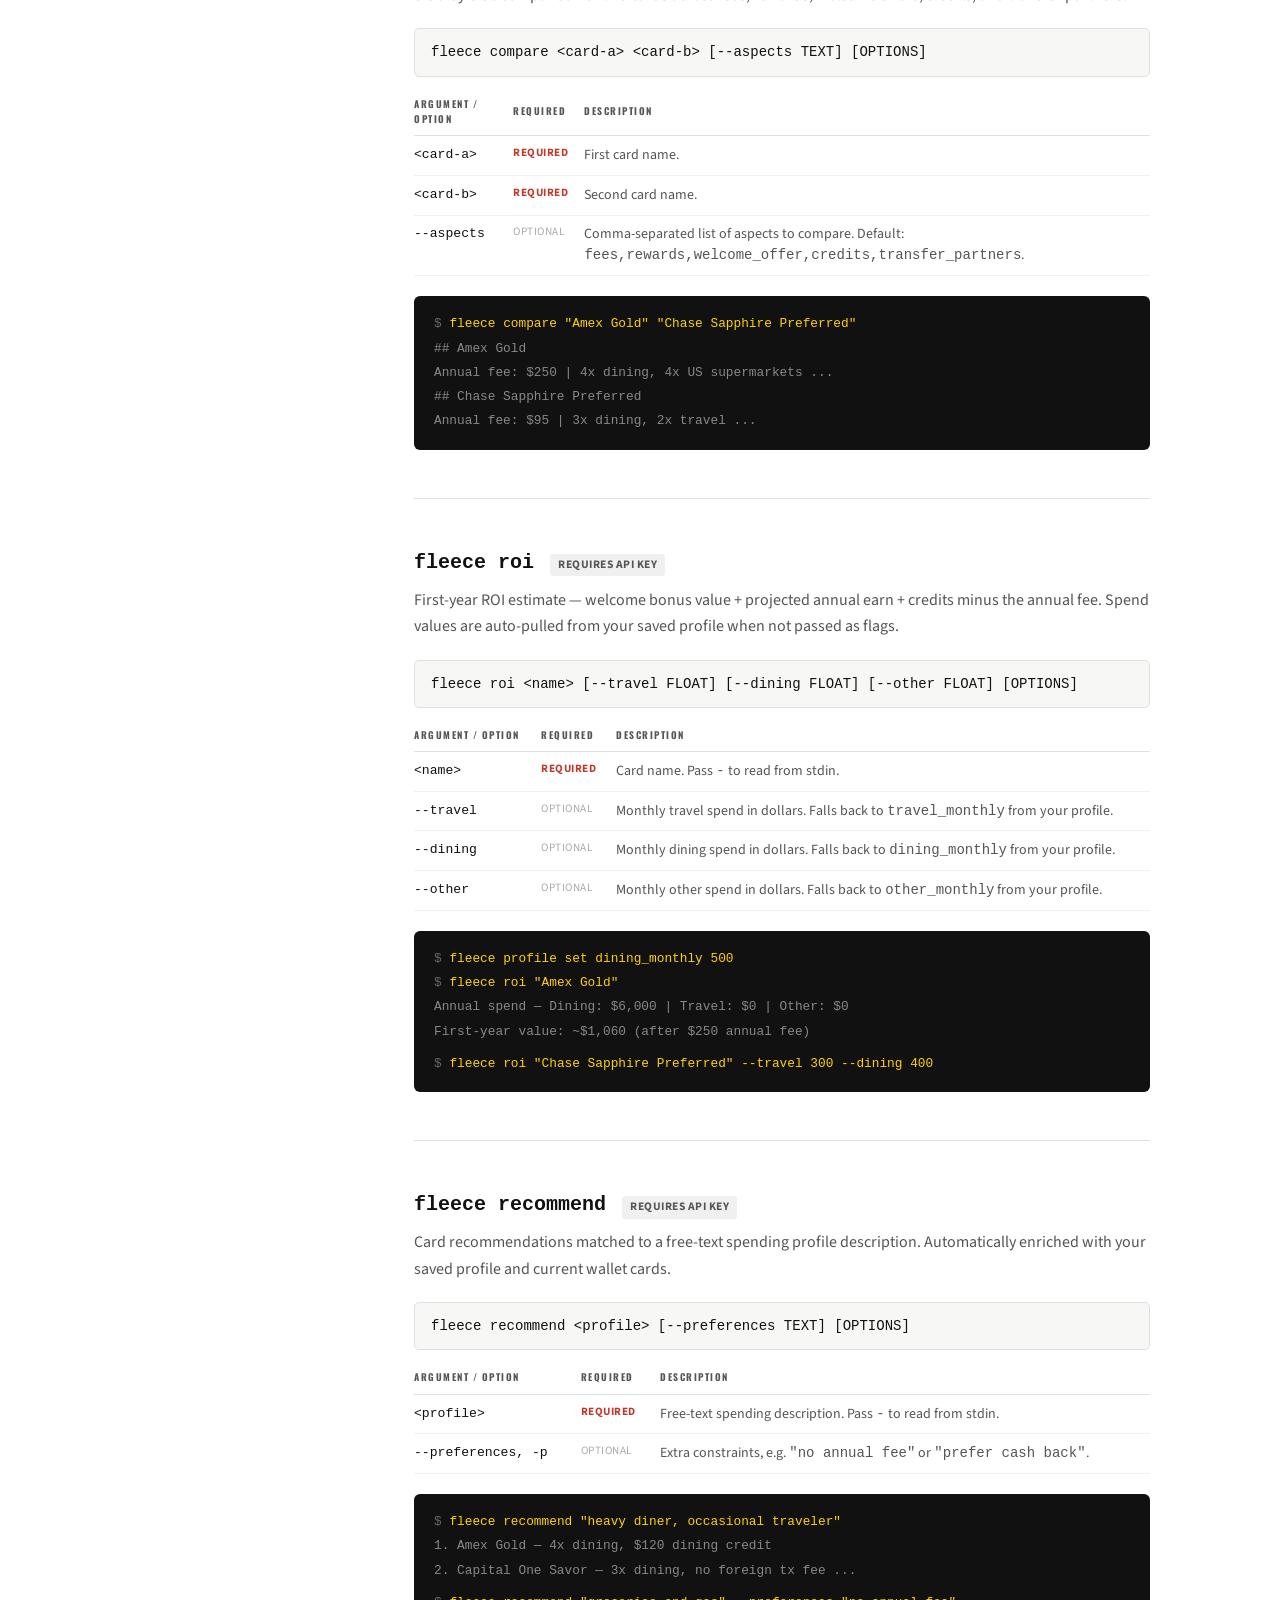
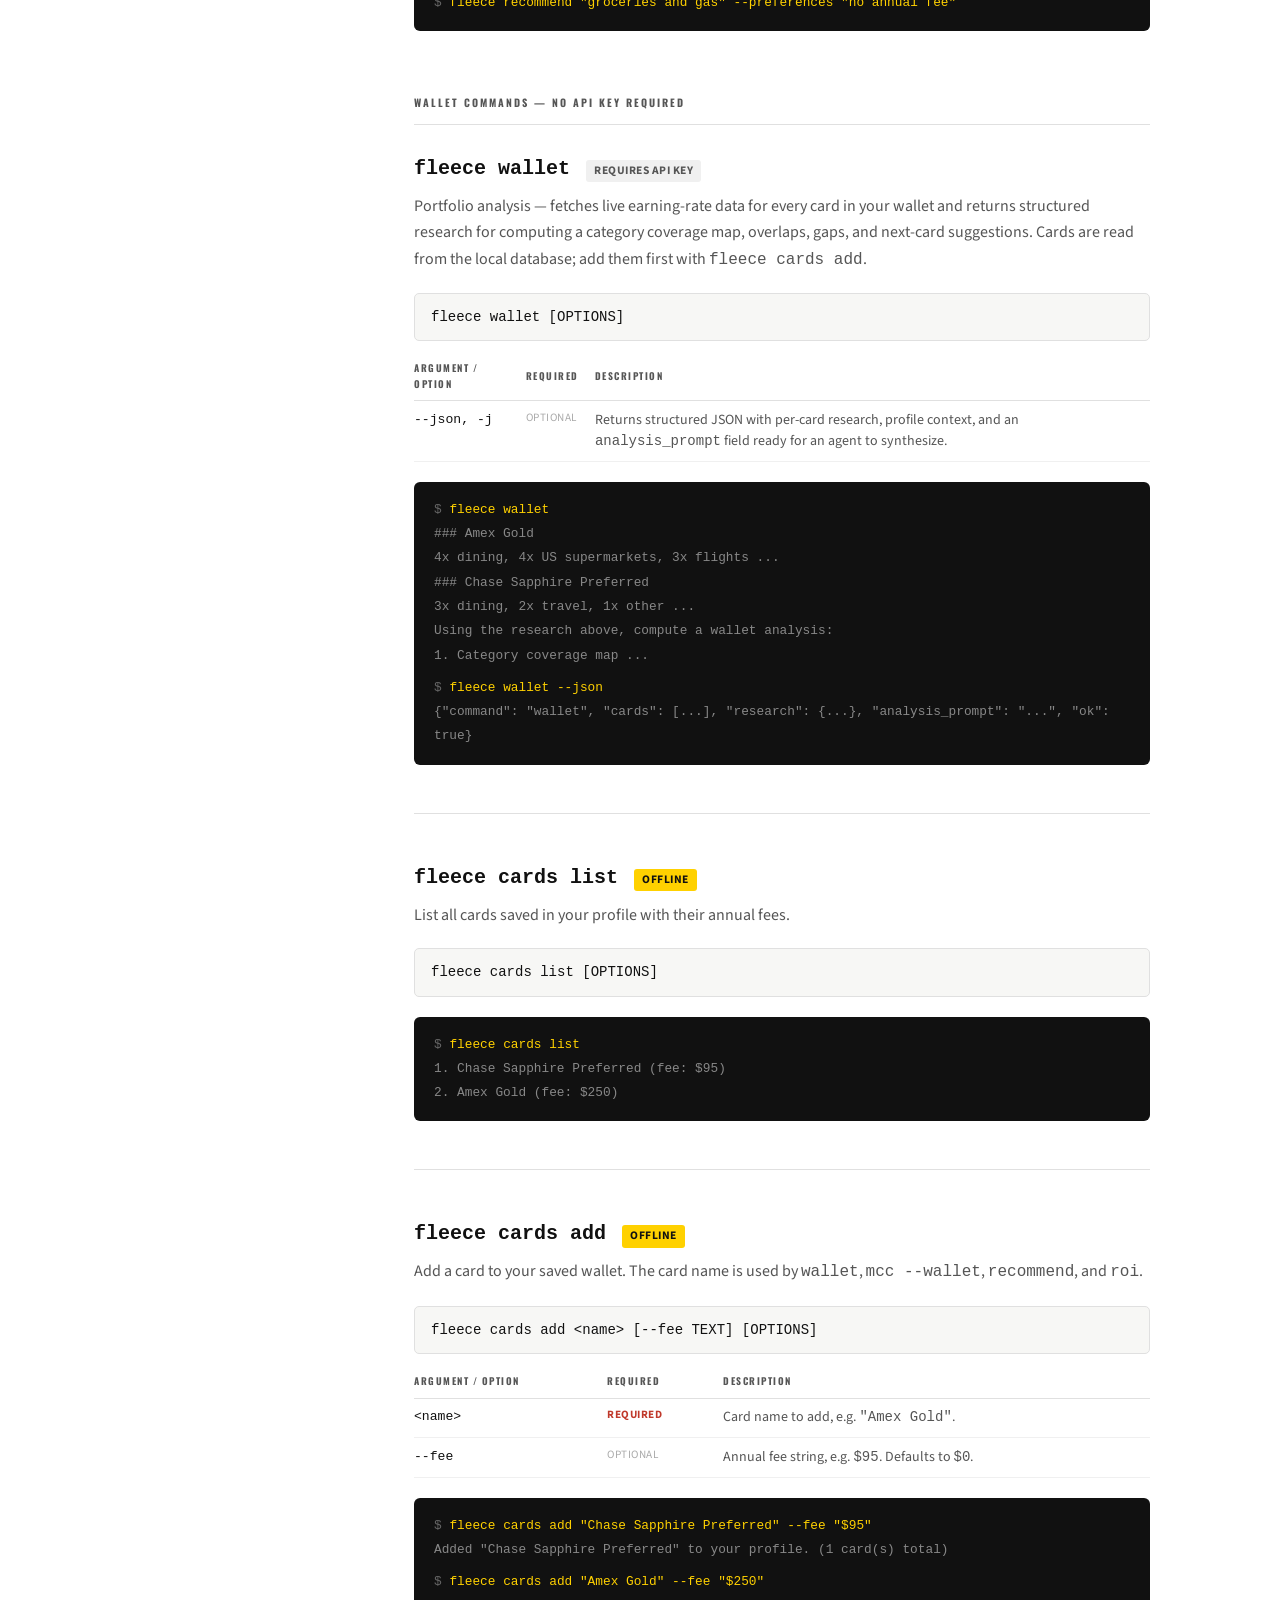
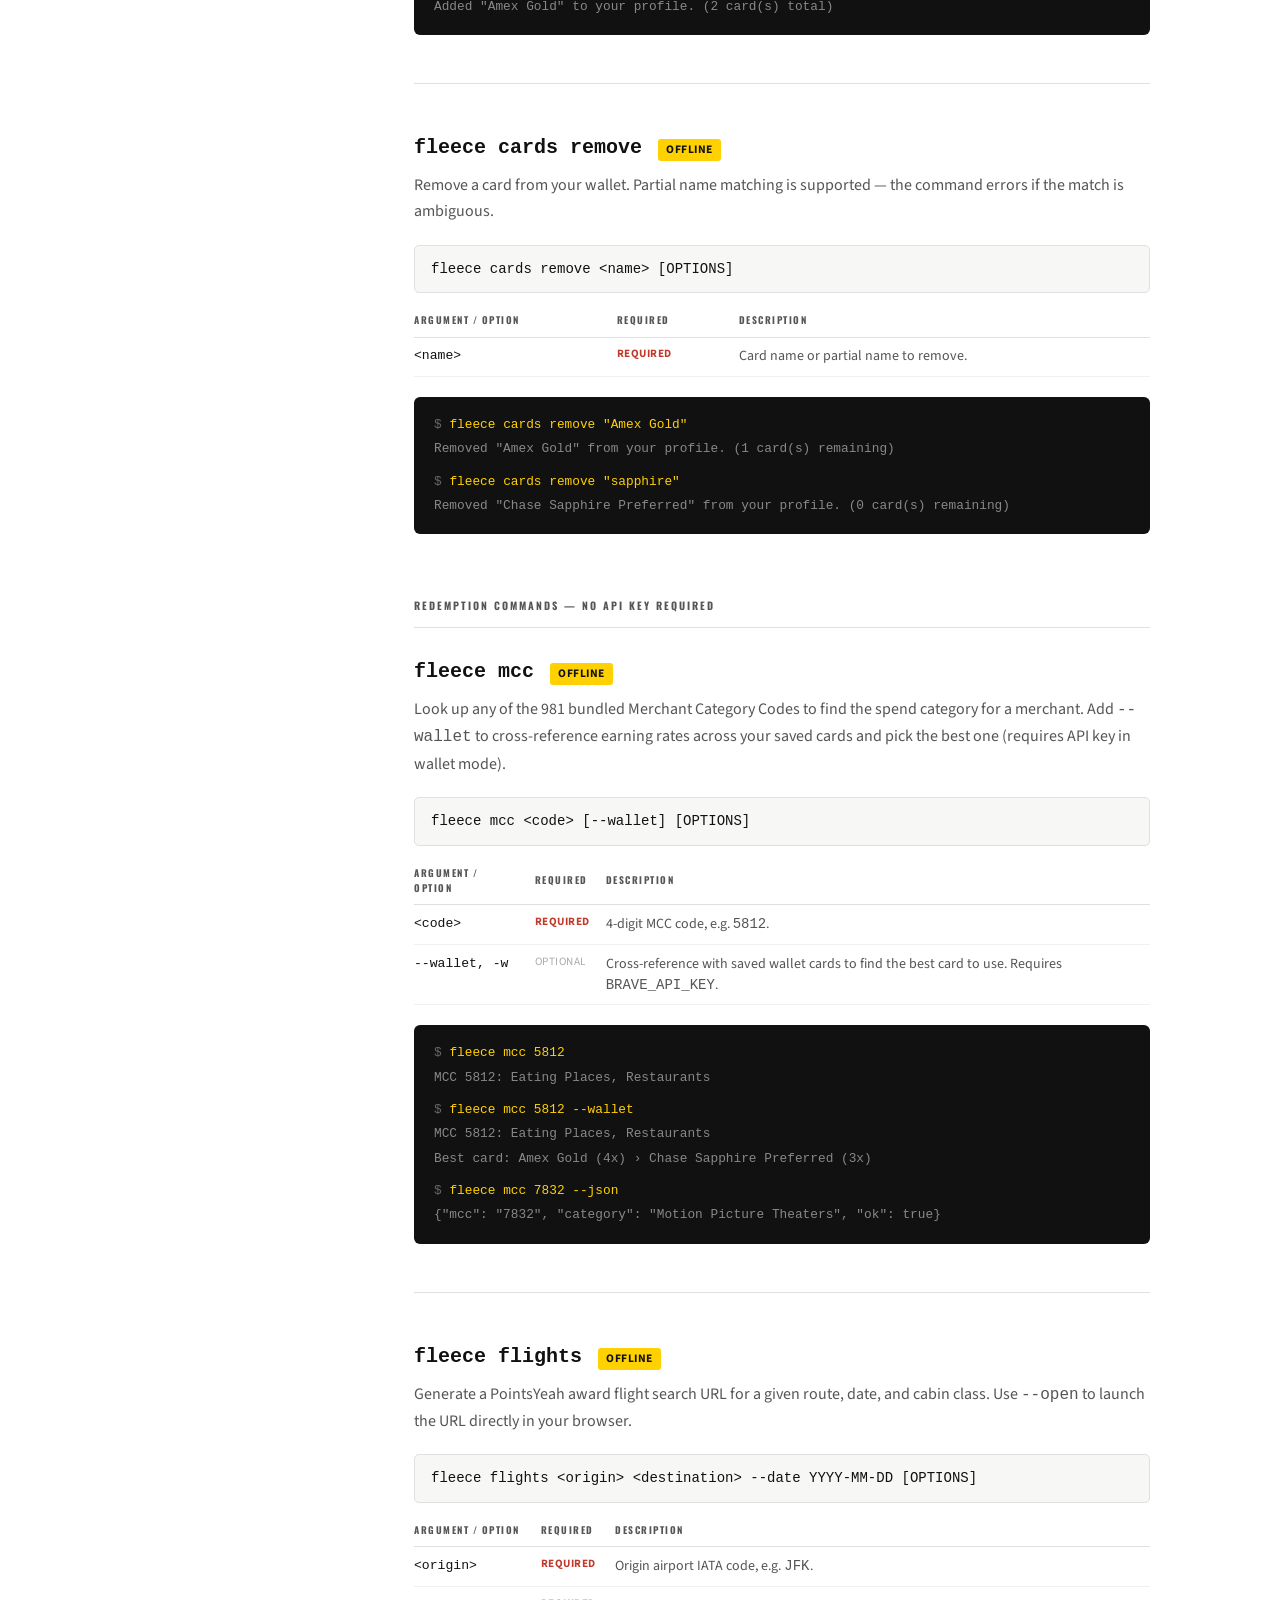
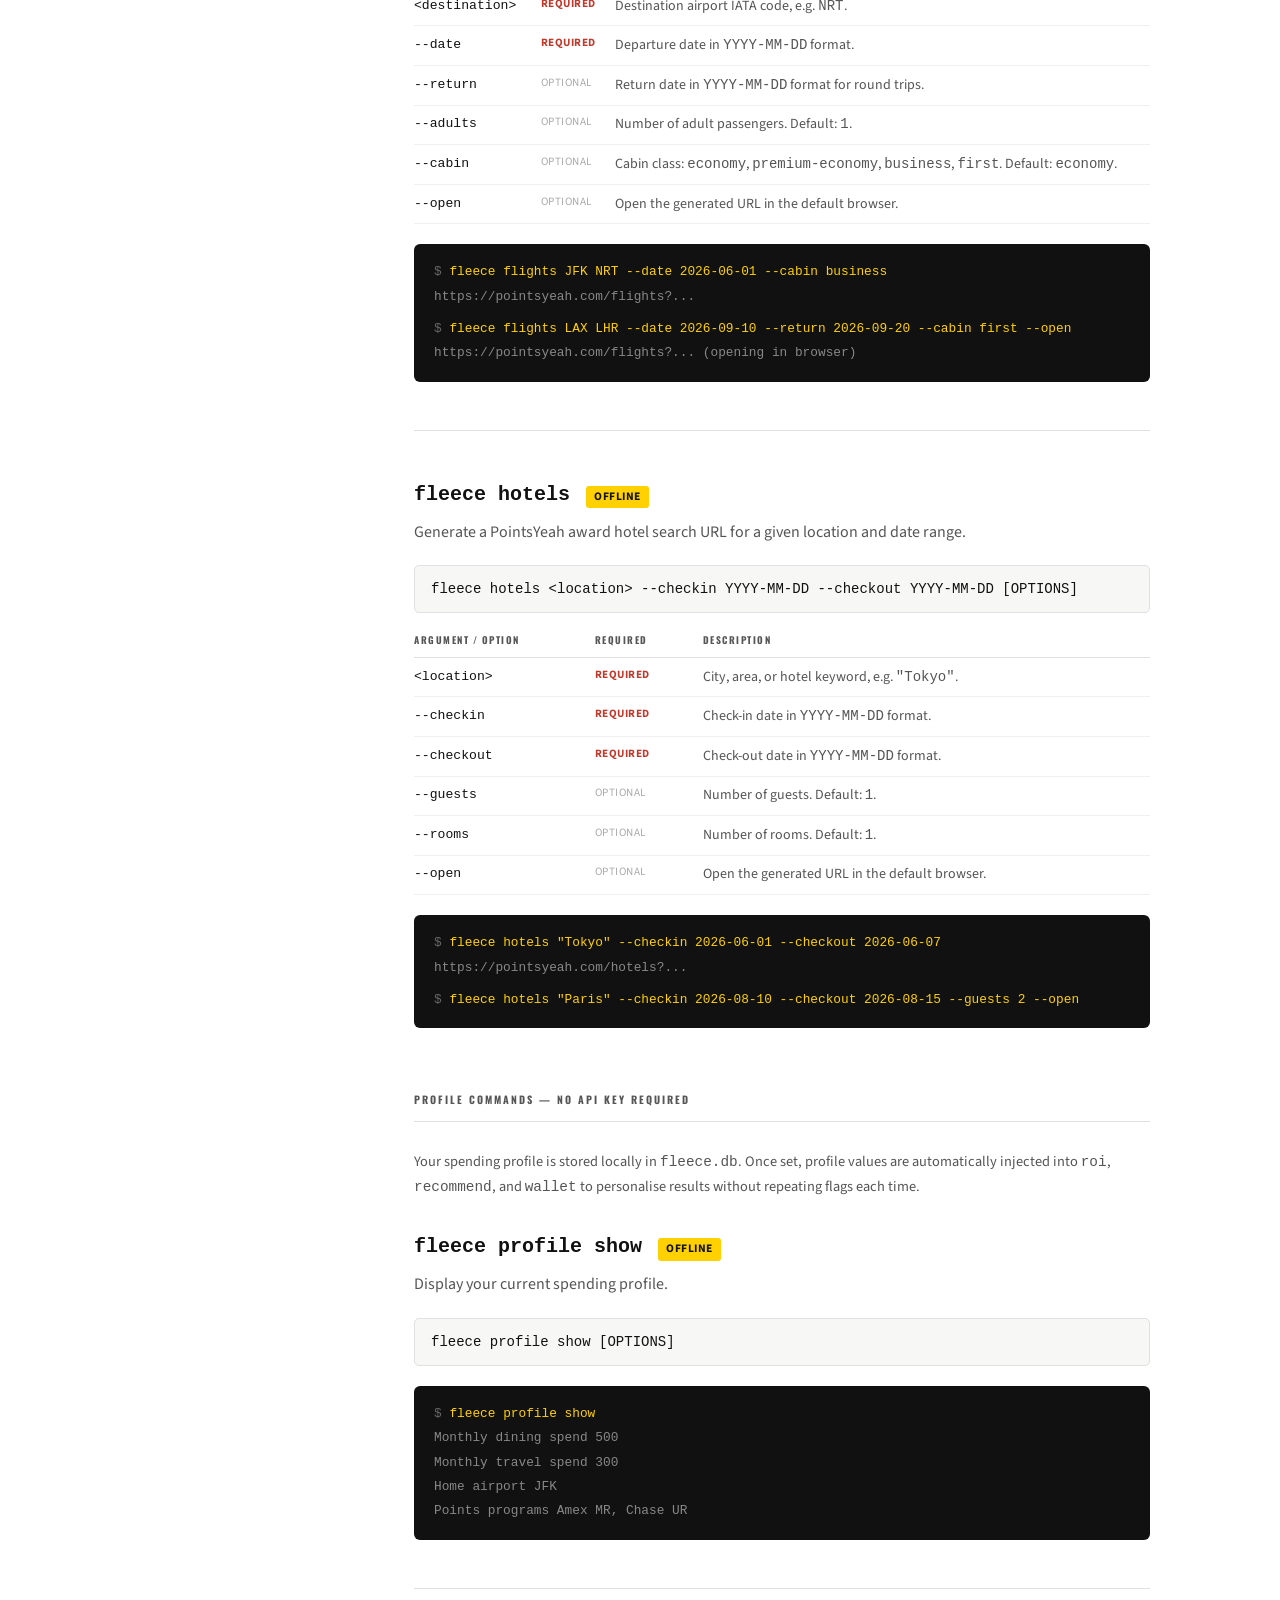
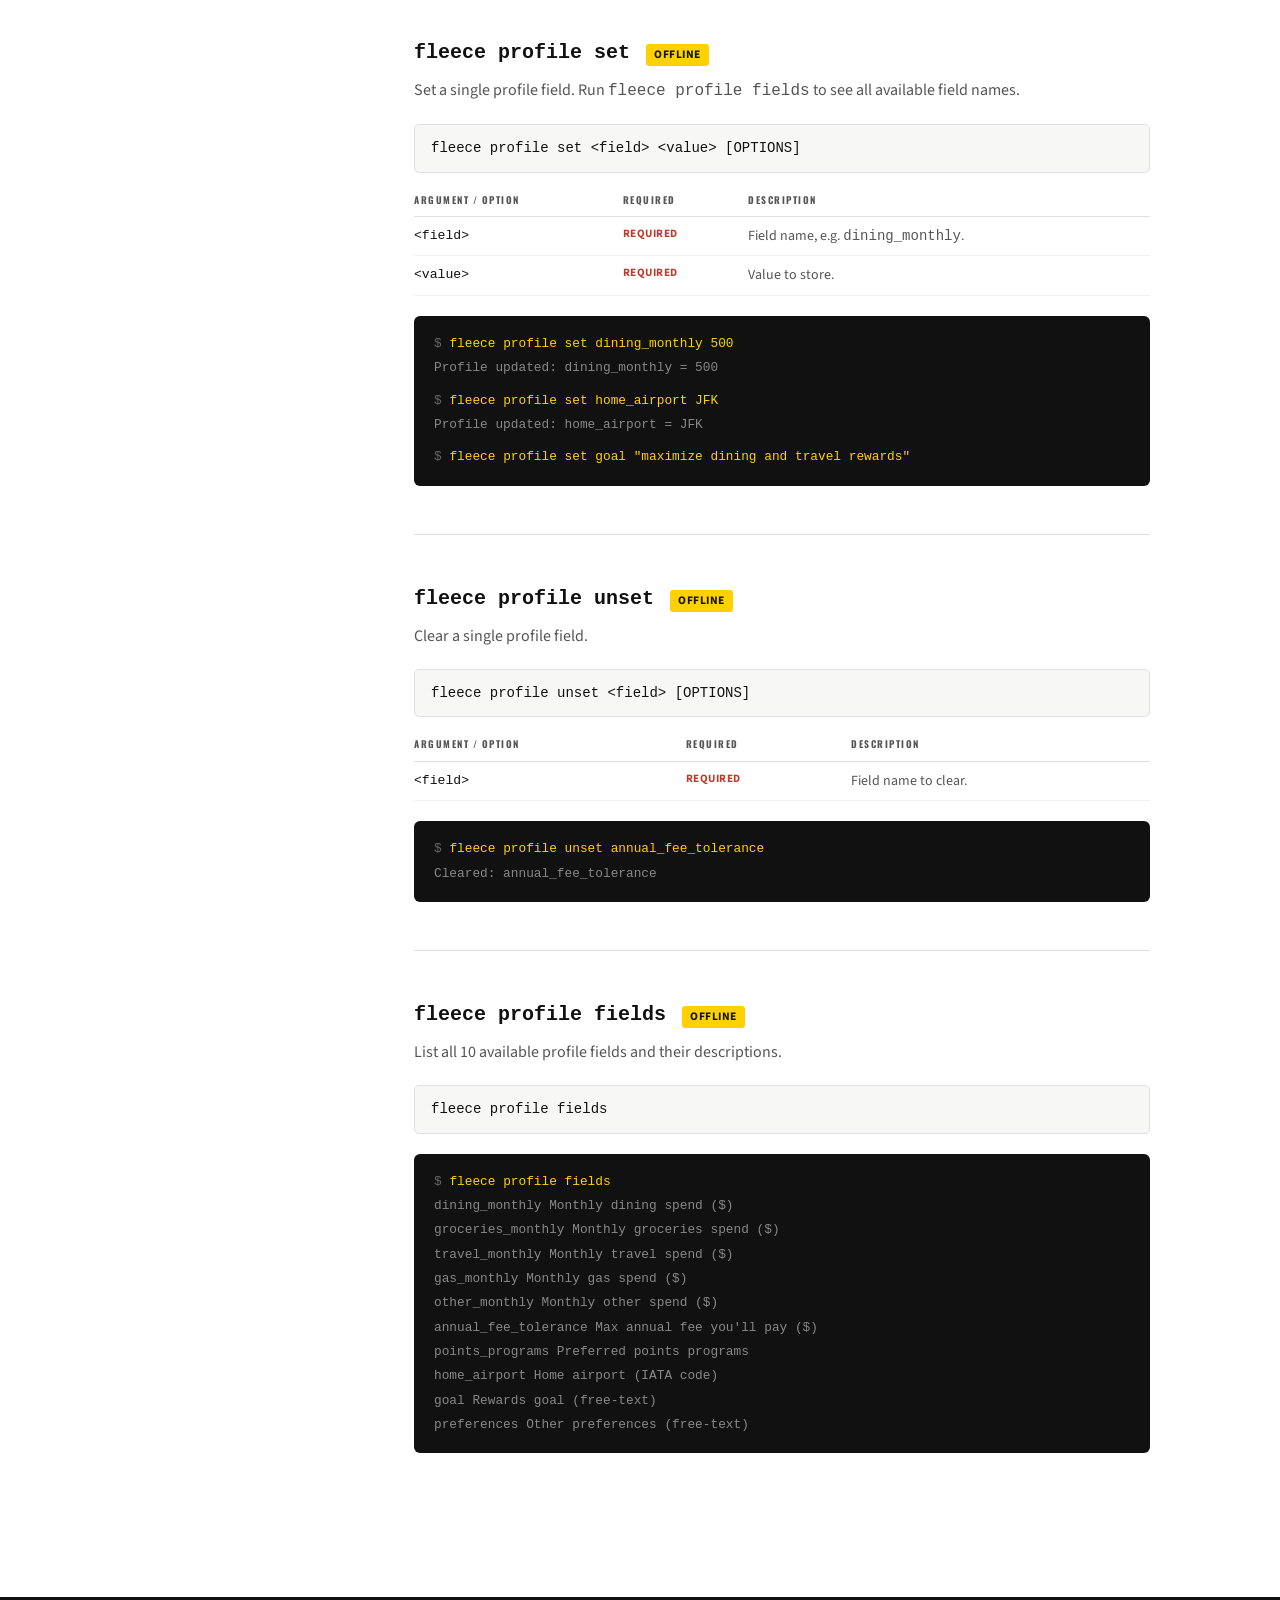
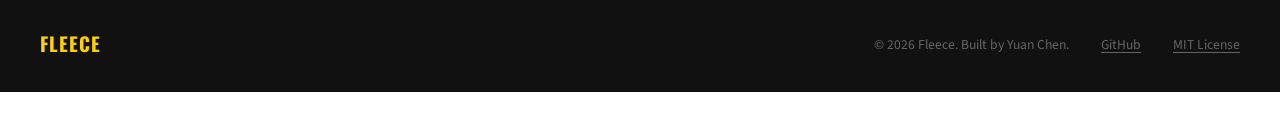
<file: docs/commands.html>
<!DOCTYPE html>
<html lang="en">
<head>
  <meta charset="UTF-8" />
  <meta name="viewport" content="width=device-width, initial-scale=1.0" />

  <title>CLI Commands — Fleece Credit Card Research</title>
  <meta name="description" content="Complete reference for all 13 Fleece CLI commands — card research, wallet management, MCC lookup, award flight and hotel search, spending profile, and ROI estimation." />
  <meta name="robots" content="index, follow" />
  <meta name="author" content="Yuan Chen" />
  <link rel="canonical" href="https://getfleece.io/commands" />

  <meta property="og:type" content="website" />
  <meta property="og:url" content="https://getfleece.io/commands" />
  <meta property="og:title" content="CLI Commands — Fleece Credit Card Research" />
  <meta property="og:description" content="Complete reference for all 13 Fleece CLI commands." />
  <meta property="og:site_name" content="Fleece" />

  <link rel="preconnect" href="https://fonts.googleapis.com">
  <link rel="preconnect" href="https://fonts.gstatic.com" crossorigin>
  <link href="https://fonts.googleapis.com/css2?family=Oswald:wght@400;600;700&family=Source+Sans+3:wght@400;600&display=swap" rel="stylesheet">

  <style>
    *, *::before, *::after { box-sizing: border-box; margin: 0; padding: 0; }

    :root {
      --yellow: #FFD100;
      --black:  #111111;
      --white:  #FFFFFF;
      --gray:   #F5F5F3;
      --mid:    #555555;
      --border: #E0E0E0;
      --font-head: 'Oswald', sans-serif;
      --font-body: 'Source Sans 3', sans-serif;
    }

    html { scroll-behavior: smooth; }

    body {
      font-family: var(--font-body);
      font-size: 17px;
      color: var(--black);
      background: var(--white);
      line-height: 1.6;
    }

    a { color: inherit; }

    /* ── NAV ──────────────────────────────────── */
    nav {
      background: var(--black);
      display: flex;
      align-items: center;
      justify-content: space-between;
      padding: 0 2.5rem;
      height: 64px;
      position: sticky;
      top: 0;
      z-index: 100;
    }

    .nav-logo {
      font-family: var(--font-head);
      font-size: 1.6rem;
      font-weight: 700;
      color: var(--yellow);
      text-decoration: none;
      letter-spacing: 1px;
      text-transform: uppercase;
    }

    .nav-links {
      list-style: none;
      display: flex;
      gap: 2.5rem;
      align-items: center;
    }

    .nav-links a {
      font-family: var(--font-body);
      font-size: 0.95rem;
      color: rgba(255,255,255,0.75);
      text-decoration: none;
      transition: color 0.15s;
    }

    .nav-links a:hover { color: var(--yellow); }
    .nav-links a.active { color: var(--yellow); }

    .nav-links .btn-pill {
      background: var(--yellow);
      color: var(--black);
      padding: 0.45rem 1.25rem;
      border-radius: 100px;
      font-weight: 600;
      font-size: 0.9rem;
    }

    .nav-links .btn-pill:hover { background: #e6bc00; color: var(--black); }

    /* ── MOBILE NAV ──────────────────────────── */
    .nav-toggle {
      display: none;
      background: none;
      border: none;
      cursor: pointer;
      padding: 8px;
      flex-direction: column;
      gap: 5px;
    }
    .nav-toggle span {
      display: block;
      width: 22px;
      height: 2px;
      background: rgba(255,255,255,0.75);
      transition: background 0.15s;
    }
    .nav-toggle:hover span { background: var(--yellow); }

    @media (max-width: 768px) {
      nav { padding: 0 1.25rem; position: relative; }
      .nav-toggle { display: flex; }
      .nav-links {
        display: none;
        flex-direction: column;
        position: absolute;
        top: 64px;
        left: 0;
        right: 0;
        background: var(--black);
        border-top: 1px solid #222;
        padding: 0.5rem 1.25rem 1.25rem;
        gap: 0;
        z-index: 99;
      }
      .nav-links.open { display: flex; }
      .nav-links li { padding: 0.6rem 0; border-bottom: 1px solid #1e1e1e; }
      .nav-links li:last-child { border-bottom: none; padding-top: 0.9rem; }
      .nav-links .btn-pill { display: inline-block; }
    }

    /* ── PAGE HEADER ──────────────────────────── */
    .page-header {
      background: var(--black);
      padding: 4rem 2.5rem 3.5rem;
    }

    .page-header-inner {
      max-width: 900px;
      margin: 0 auto;
    }

    .page-header h1 {
      font-family: var(--font-head);
      font-size: clamp(2rem, 4vw, 3rem);
      font-weight: 700;
      text-transform: uppercase;
      color: var(--white);
      letter-spacing: 1px;
      margin-bottom: 1rem;
    }

    .page-header h1 span { color: var(--yellow); }

    .page-header p {
      color: rgba(255,255,255,0.55);
      font-size: 1rem;
      max-width: 560px;
      line-height: 1.7;
    }

    .page-header .install-strip {
      margin-top: 1.75rem;
      display: flex;
      align-items: center;
      gap: 1rem;
      flex-wrap: wrap;
    }

    .install-cmd {
      background: #0d0d0d;
      border: 1px solid #333;
      border-radius: 6px;
      padding: 0.6rem 1rem;
      font-family: 'Courier New', monospace;
      font-size: 0.9rem;
      color: var(--yellow);
    }

    .install-cmd span { color: #555; margin-right: 0.5rem; }

    .badge {
      background: #1e1e1e;
      border: 1px solid #333;
      color: #aaa;
      font-family: 'Courier New', monospace;
      font-size: 0.72rem;
      padding: 3px 10px;
      border-radius: 20px;
    }

    /* ── SIDEBAR + CONTENT LAYOUT ─────────────── */
    .docs-layout {
      max-width: 1100px;
      margin: 0 auto;
      padding: 3rem 2.5rem 5rem;
      display: grid;
      grid-template-columns: 220px 1fr;
      gap: 4rem;
      align-items: start;
    }

    @media (max-width: 768px) {
      .docs-layout {
        grid-template-columns: 1fr;
        gap: 2rem;
      }
      .sidebar { display: none; }
    }

    /* ── SIDEBAR ──────────────────────────────── */
    .sidebar {
      position: sticky;
      top: 80px;
    }

    .sidebar-group {
      margin-bottom: 1.75rem;
    }

    .sidebar-group-label {
      font-family: var(--font-head);
      font-size: 0.65rem;
      font-weight: 700;
      text-transform: uppercase;
      letter-spacing: 2px;
      color: var(--mid);
      margin-bottom: 0.6rem;
    }

    .sidebar-group a {
      display: block;
      font-size: 0.875rem;
      color: var(--mid);
      text-decoration: none;
      padding: 0.3rem 0;
      border-left: 2px solid transparent;
      padding-left: 0.75rem;
      transition: color 0.15s, border-color 0.15s;
    }

    .sidebar-group a:hover {
      color: var(--black);
      border-left-color: var(--yellow);
    }

    .offline-badge {
      display: inline-block;
      font-size: 0.65rem;
      font-weight: 700;
      text-transform: uppercase;
      letter-spacing: 0.5px;
      background: var(--yellow);
      color: var(--black);
      padding: 1px 6px;
      border-radius: 3px;
      margin-left: 4px;
      vertical-align: middle;
    }

    /* ── COMMAND SECTIONS ─────────────────────── */
    .cmd-section {
      margin-bottom: 4rem;
    }

    .cmd-section-title {
      font-family: var(--font-head);
      font-size: 0.65rem;
      font-weight: 700;
      text-transform: uppercase;
      letter-spacing: 2px;
      color: var(--mid);
      margin-bottom: 1.75rem;
      padding-bottom: 0.75rem;
      border-bottom: 1px solid var(--border);
    }

    .cmd-block {
      margin-bottom: 3rem;
      padding-bottom: 3rem;
      border-bottom: 1px solid var(--border);
    }

    .cmd-block:last-child {
      border-bottom: none;
      margin-bottom: 0;
      padding-bottom: 0;
    }

    .cmd-block-header {
      display: flex;
      align-items: baseline;
      gap: 1rem;
      margin-bottom: 0.5rem;
      flex-wrap: wrap;
    }

    .cmd-name {
      font-family: 'Courier New', monospace;
      font-size: 1.25rem;
      font-weight: 700;
      color: var(--black);
    }

    .cmd-tag {
      font-size: 0.72rem;
      font-weight: 700;
      text-transform: uppercase;
      letter-spacing: 0.5px;
      padding: 2px 8px;
      border-radius: 3px;
    }

    .cmd-tag-offline {
      background: var(--yellow);
      color: var(--black);
    }

    .cmd-tag-research {
      background: #f0f0f0;
      color: var(--mid);
    }

    .cmd-desc {
      font-size: 1rem;
      color: var(--mid);
      margin-bottom: 1.25rem;
      line-height: 1.65;
    }

    /* usage line */
    .cmd-usage {
      font-family: 'Courier New', monospace;
      font-size: 0.875rem;
      background: #f7f7f5;
      border: 1px solid var(--border);
      border-radius: 5px;
      padding: 0.75rem 1rem;
      margin-bottom: 1.25rem;
      color: var(--black);
      overflow-x: auto;
    }

    /* args / options table */
    .args-table {
      width: 100%;
      border-collapse: collapse;
      margin-bottom: 1.25rem;
      font-size: 0.875rem;
    }

    .args-table th {
      text-align: left;
      font-family: var(--font-head);
      font-size: 0.6rem;
      letter-spacing: 1.5px;
      text-transform: uppercase;
      color: var(--mid);
      padding: 0 0.5rem 0.5rem;
      border-bottom: 1px solid var(--border);
    }

    .args-table th:first-child { padding-left: 0; }

    .args-table td {
      padding: 0.55rem 0.5rem;
      vertical-align: top;
      border-bottom: 1px solid #f0f0f0;
      color: var(--mid);
      line-height: 1.5;
    }

    .args-table td:first-child {
      padding-left: 0;
      font-family: 'Courier New', monospace;
      font-size: 0.82rem;
      color: var(--black);
      white-space: nowrap;
    }

    .args-table td.required {
      font-size: 0.7rem;
      text-transform: uppercase;
      letter-spacing: 0.5px;
      font-weight: 700;
      color: #c0392b;
    }

    .args-table td.optional {
      font-size: 0.7rem;
      text-transform: uppercase;
      letter-spacing: 0.5px;
      color: #aaa;
    }

    /* example block */
    .example-block {
      background: #111;
      border-radius: 6px;
      padding: 1rem 1.25rem;
      font-family: 'Courier New', monospace;
      font-size: 0.8rem;
      line-height: 1.9;
      overflow-x: auto;
    }

    .example-block .prompt { color: #666; }
    .example-block .cmd-text { color: var(--yellow); }
    .example-block .output { color: #888; }

    /* ── GLOBAL OPTIONS ───────────────────────── */
    .global-opts {
      background: var(--gray);
      border: 1px solid var(--border);
      border-radius: 6px;
      padding: 1.5rem 1.75rem;
      margin-bottom: 3rem;
      font-size: 0.9rem;
    }

    .global-opts h3 {
      font-family: var(--font-head);
      font-size: 0.7rem;
      font-weight: 700;
      text-transform: uppercase;
      letter-spacing: 1.5px;
      color: var(--mid);
      margin-bottom: 1rem;
    }

    .global-opts table {
      width: 100%;
      border-collapse: collapse;
      font-size: 0.875rem;
    }

    .global-opts td {
      padding: 0.45rem 0.5rem;
      vertical-align: top;
      color: var(--mid);
      border-bottom: 1px solid #eee;
    }

    .global-opts td:first-child {
      font-family: 'Courier New', monospace;
      font-size: 0.82rem;
      color: var(--black);
      white-space: nowrap;
      padding-left: 0;
      width: 180px;
    }

    /* ── FOOTER ───────────────────────────────── */
    footer {
      background: var(--black);
      padding: 2rem 2.5rem;
      display: flex;
      align-items: center;
      justify-content: space-between;
      gap: 1rem;
      flex-wrap: wrap;
    }

    .footer-logo {
      font-family: var(--font-head);
      font-size: 1.2rem;
      font-weight: 700;
      color: var(--yellow);
      text-transform: uppercase;
      letter-spacing: 1px;
      text-decoration: none;
    }

    .footer-right {
      display: flex;
      align-items: center;
      gap: 2rem;
    }

    .footer-copy {
      color: rgba(255,255,255,0.35);
      font-size: 0.85rem;
    }

    .footer-right a {
      color: rgba(255,255,255,0.35);
      font-size: 0.85rem;
      text-decoration: underline;
      text-underline-offset: 3px;
    }

    .footer-right a:hover { color: var(--yellow); }

    /* ── GLOBAL MOBILE FIXES ─────────────────── */
    @media (max-width: 768px) {
      body { font-size: 16px; }

      .page-header { padding: 2.5rem 1.25rem 2rem; }

      .docs-layout { padding: 2rem 1.25rem 3.5rem; }

      .cmd-name { font-size: 1.05rem; }
      .cmd-block-header { gap: 0.6rem; }

      /* make tables horizontally scrollable */
      .args-table, .global-opts table {
        display: block;
        overflow-x: auto;
        -webkit-overflow-scrolling: touch;
        white-space: nowrap;
      }
      .args-table td, .args-table th { white-space: normal; min-width: 120px; }
      .args-table td:first-child { white-space: nowrap; }

      .global-opts { padding: 1.25rem; }
      .global-opts td { white-space: normal; }
      .global-opts td:first-child { white-space: nowrap; width: auto; min-width: 130px; }

      .example-block { font-size: 0.75rem; padding: 0.85rem 0.9rem; }

      footer { padding: 1.5rem 1.25rem; flex-direction: column; align-items: flex-start; gap: 0.75rem; }
      .footer-right { flex-wrap: wrap; gap: 1rem; }
    }
  </style>
</head>
<body>

<!-- NAV -->
<nav>
  <a class="nav-logo" href="/">Fleece</a>
  <button class="nav-toggle" aria-label="Toggle navigation" aria-expanded="false">
    <span></span><span></span><span></span>
  </button>
  <ul class="nav-links">
    <li><a href="/#features">Features</a></li>
    <li><a href="/#workflows">Workflows</a></li>
    <li><a href="/#agents">Agents</a></li>
    <li><a href="/commands" class="active">Commands</a></li>
    <li><a href="https://github.com/chenyuan99/fleece" target="_blank" class="btn-pill">GitHub</a></li>
  </ul>
</nav>

<!-- PAGE HEADER -->
<div class="page-header">
  <div class="page-header-inner">
    <h1>CLI <span>Commands</span></h1>
    <p>Complete reference for all Fleece commands. Commands marked <span style="background:var(--yellow);color:var(--black);font-size:0.7rem;font-weight:700;text-transform:uppercase;letter-spacing:0.5px;padding:1px 6px;border-radius:3px;vertical-align:middle;">offline</span> require no API key.</p>
    <div class="install-strip">
      <div class="install-cmd"><span>$</span> pip install fleece-cli</div>
      <span class="badge">v0.4.0</span>
      <span class="badge">Python 3.11+</span>
    </div>
  </div>
</div>

<!-- DOCS LAYOUT -->
<div class="docs-layout">

  <!-- SIDEBAR -->
  <aside class="sidebar">
    <div class="sidebar-group">
      <div class="sidebar-group-label">Research</div>
      <a href="#cmd-card">card</a>
      <a href="#cmd-rates">rates</a>
      <a href="#cmd-partners">partners</a>
      <a href="#cmd-credits">credits</a>
      <a href="#cmd-news">news</a>
      <a href="#cmd-compare">compare</a>
      <a href="#cmd-roi">roi</a>
      <a href="#cmd-recommend">recommend</a>
    </div>
    <div class="sidebar-group">
      <div class="sidebar-group-label">Wallet</div>
      <a href="#cmd-wallet">wallet</a>
      <a href="#cmd-cards-list">cards list <span class="offline-badge">offline</span></a>
      <a href="#cmd-cards-add">cards add <span class="offline-badge">offline</span></a>
      <a href="#cmd-cards-remove">cards remove <span class="offline-badge">offline</span></a>
    </div>
    <div class="sidebar-group">
      <div class="sidebar-group-label">Redemption</div>
      <a href="#cmd-mcc">mcc <span class="offline-badge">offline</span></a>
      <a href="#cmd-flights">flights <span class="offline-badge">offline</span></a>
      <a href="#cmd-hotels">hotels <span class="offline-badge">offline</span></a>
    </div>
    <div class="sidebar-group">
      <div class="sidebar-group-label">Profile</div>
      <a href="#cmd-profile-show">profile show <span class="offline-badge">offline</span></a>
      <a href="#cmd-profile-set">profile set <span class="offline-badge">offline</span></a>
      <a href="#cmd-profile-unset">profile unset <span class="offline-badge">offline</span></a>
      <a href="#cmd-profile-fields">profile fields <span class="offline-badge">offline</span></a>
    </div>
  </aside>

  <!-- MAIN CONTENT -->
  <main>

    <!-- Global options -->
    <div class="global-opts">
      <h3>Global Options</h3>
      <table>
        <tr>
          <td>--json, -j</td>
          <td>Emit machine-readable JSON — compatible with AI agents and shell pipelines.</td>
        </tr>
        <tr>
          <td>--api-key TEXT</td>
          <td>Override the <code>BRAVE_API_KEY</code> environment variable for this invocation.</td>
        </tr>
        <tr>
          <td>--no-dotenv</td>
          <td>Skip loading a <code>.env</code> file from the current directory.</td>
        </tr>
      </table>
      <p style="margin-top:0.9rem;font-size:0.82rem;color:#888;">Most arguments accept <code>-</code> in place of a value to read from stdin — useful for shell pipelines and agent tool calls.</p>
    </div>

    <!-- ── RESEARCH ──────────────────────────── -->
    <section class="cmd-section" id="research">
      <div class="cmd-section-title">Research Commands — require BRAVE_API_KEY</div>

      <!-- card -->
      <div class="cmd-block" id="cmd-card">
        <div class="cmd-block-header">
          <span class="cmd-name">fleece card</span>
          <span class="cmd-tag cmd-tag-research">requires api key</span>
        </div>
        <p class="cmd-desc">Full card report — annual fee, welcome offer, earning rates, statement credits, benefits, and strategy tips.</p>
        <div class="cmd-usage">fleece card &lt;name&gt; [OPTIONS]</div>
        <table class="args-table">
          <tr><th>Argument / Option</th><th>Required</th><th>Description</th></tr>
          <tr><td>&lt;name&gt;</td><td class="required">required</td><td>Card name, e.g. <code>"Chase Sapphire Preferred"</code>. Pass <code>-</code> to read from stdin.</td></tr>
        </table>
        <div class="example-block">
          <div><span class="prompt">$</span> <span class="cmd-text">fleece card "Amex Gold"</span></div>
          <div><span class="output">American Express Gold Card</span></div>
          <div><span class="output">Annual fee: $250 | Welcome offer: 60,000 MR points ...</span></div>
          <div style="margin-top:0.5rem;"><span class="prompt">$</span> <span class="cmd-text">fleece card "Chase Sapphire Preferred" --json</span></div>
          <div><span class="output">{"command": "card", "query": "...", "result": "...", "ok": true}</span></div>
        </div>
      </div>

      <!-- rates -->
      <div class="cmd-block" id="cmd-rates">
        <div class="cmd-block-header">
          <span class="cmd-name">fleece rates</span>
          <span class="cmd-tag cmd-tag-research">requires api key</span>
        </div>
        <p class="cmd-desc">Earning rates by spend category — points, miles, or cash back per dollar. Optionally narrow to a single category.</p>
        <div class="cmd-usage">fleece rates &lt;name&gt; [--category TEXT] [OPTIONS]</div>
        <table class="args-table">
          <tr><th>Argument / Option</th><th>Required</th><th>Description</th></tr>
          <tr><td>&lt;name&gt;</td><td class="required">required</td><td>Card name. Pass <code>-</code> to read from stdin.</td></tr>
          <tr><td>--category, -c</td><td class="optional">optional</td><td>Spending category to focus on, e.g. <code>dining</code>, <code>travel</code>, <code>groceries</code>.</td></tr>
        </table>
        <div class="example-block">
          <div><span class="prompt">$</span> <span class="cmd-text">fleece rates "Amex Gold" --category dining</span></div>
          <div><span class="output">Dining: 4x Membership Rewards at restaurants worldwide</span></div>
          <div><span class="output">US supermarkets: 4x MR (up to $25,000/yr) ...</span></div>
        </div>
      </div>

      <!-- partners -->
      <div class="cmd-block" id="cmd-partners">
        <div class="cmd-block-header">
          <span class="cmd-name">fleece partners</span>
          <span class="cmd-tag cmd-tag-research">requires api key</span>
        </div>
        <p class="cmd-desc">Transfer partners — airline and hotel programs, transfer ratios, and how long transfers take.</p>
        <div class="cmd-usage">fleece partners &lt;name&gt; [OPTIONS]</div>
        <table class="args-table">
          <tr><th>Argument / Option</th><th>Required</th><th>Description</th></tr>
          <tr><td>&lt;name&gt;</td><td class="required">required</td><td>Card name. Pass <code>-</code> to read from stdin.</td></tr>
        </table>
        <div class="example-block">
          <div><span class="prompt">$</span> <span class="cmd-text">fleece partners "Chase Sapphire Preferred"</span></div>
          <div><span class="output">Transfer partners (1:1): United MileagePlus, Hyatt,</span></div>
          <div><span class="output">Singapore KrisFlyer, Air France/KLM Flying Blue ...</span></div>
        </div>
      </div>

      <!-- credits -->
      <div class="cmd-block" id="cmd-credits">
        <div class="cmd-block-header">
          <span class="cmd-name">fleece credits</span>
          <span class="cmd-tag cmd-tag-research">requires api key</span>
        </div>
        <p class="cmd-desc">Statement credits and perks — amounts, cadence (monthly/annual), and any enrollment requirements.</p>
        <div class="cmd-usage">fleece credits &lt;name&gt; [OPTIONS]</div>
        <table class="args-table">
          <tr><th>Argument / Option</th><th>Required</th><th>Description</th></tr>
          <tr><td>&lt;name&gt;</td><td class="required">required</td><td>Card name. Pass <code>-</code> to read from stdin.</td></tr>
        </table>
        <div class="example-block">
          <div><span class="prompt">$</span> <span class="cmd-text">fleece credits "Amex Platinum"</span></div>
          <div><span class="output">$200 airline fee credit (annually, must select airline)</span></div>
          <div><span class="output">$200 hotel credit (Fine Hotels + Resorts bookings) ...</span></div>
        </div>
      </div>

      <!-- news -->
      <div class="cmd-block" id="cmd-news">
        <div class="cmd-block-header">
          <span class="cmd-name">fleece news</span>
          <span class="cmd-tag cmd-tag-research">requires api key</span>
        </div>
        <p class="cmd-desc">Recent changes in the past month — fee increases, benefit cuts, new perks, or limited-time offers. Results are freshness-filtered to the past 30 days.</p>
        <div class="cmd-usage">fleece news &lt;name&gt; [OPTIONS]</div>
        <table class="args-table">
          <tr><th>Argument / Option</th><th>Required</th><th>Description</th></tr>
          <tr><td>&lt;name&gt;</td><td class="required">required</td><td>Card name. Pass <code>-</code> to read from stdin.</td></tr>
        </table>
        <div class="example-block">
          <div><span class="prompt">$</span> <span class="cmd-text">fleece news "Chase Sapphire Reserve"</span></div>
          <div><span class="output">May 2026: Annual fee increases to $650. New $300 travel</span></div>
          <div><span class="output">credit now covers more categories ...</span></div>
        </div>
      </div>

      <!-- compare -->
      <div class="cmd-block" id="cmd-compare">
        <div class="cmd-block-header">
          <span class="cmd-name">fleece compare</span>
          <span class="cmd-tag cmd-tag-research">requires api key</span>
        </div>
        <p class="cmd-desc">Side-by-side comparison of two cards across fees, rewards, welcome offers, credits, and transfer partners.</p>
        <div class="cmd-usage">fleece compare &lt;card-a&gt; &lt;card-b&gt; [--aspects TEXT] [OPTIONS]</div>
        <table class="args-table">
          <tr><th>Argument / Option</th><th>Required</th><th>Description</th></tr>
          <tr><td>&lt;card-a&gt;</td><td class="required">required</td><td>First card name.</td></tr>
          <tr><td>&lt;card-b&gt;</td><td class="required">required</td><td>Second card name.</td></tr>
          <tr><td>--aspects</td><td class="optional">optional</td><td>Comma-separated list of aspects to compare. Default: <code>fees,rewards,welcome_offer,credits,transfer_partners</code>.</td></tr>
        </table>
        <div class="example-block">
          <div><span class="prompt">$</span> <span class="cmd-text">fleece compare "Amex Gold" "Chase Sapphire Preferred"</span></div>
          <div><span class="output">## Amex Gold</span></div>
          <div><span class="output">Annual fee: $250 | 4x dining, 4x US supermarkets ...</span></div>
          <div><span class="output">## Chase Sapphire Preferred</span></div>
          <div><span class="output">Annual fee: $95 | 3x dining, 2x travel ...</span></div>
        </div>
      </div>

      <!-- roi -->
      <div class="cmd-block" id="cmd-roi">
        <div class="cmd-block-header">
          <span class="cmd-name">fleece roi</span>
          <span class="cmd-tag cmd-tag-research">requires api key</span>
        </div>
        <p class="cmd-desc">First-year ROI estimate — welcome bonus value + projected annual earn + credits minus the annual fee. Spend values are auto-pulled from your saved profile when not passed as flags.</p>
        <div class="cmd-usage">fleece roi &lt;name&gt; [--travel FLOAT] [--dining FLOAT] [--other FLOAT] [OPTIONS]</div>
        <table class="args-table">
          <tr><th>Argument / Option</th><th>Required</th><th>Description</th></tr>
          <tr><td>&lt;name&gt;</td><td class="required">required</td><td>Card name. Pass <code>-</code> to read from stdin.</td></tr>
          <tr><td>--travel</td><td class="optional">optional</td><td>Monthly travel spend in dollars. Falls back to <code>travel_monthly</code> from your profile.</td></tr>
          <tr><td>--dining</td><td class="optional">optional</td><td>Monthly dining spend in dollars. Falls back to <code>dining_monthly</code> from your profile.</td></tr>
          <tr><td>--other</td><td class="optional">optional</td><td>Monthly other spend in dollars. Falls back to <code>other_monthly</code> from your profile.</td></tr>
        </table>
        <div class="example-block">
          <div><span class="prompt">$</span> <span class="cmd-text">fleece profile set dining_monthly 500</span></div>
          <div><span class="prompt">$</span> <span class="cmd-text">fleece roi "Amex Gold"</span></div>
          <div><span class="output">Annual spend — Dining: $6,000 | Travel: $0 | Other: $0</span></div>
          <div><span class="output">First-year value: ~$1,060 (after $250 annual fee)</span></div>
          <div style="margin-top:0.5rem;"><span class="prompt">$</span> <span class="cmd-text">fleece roi "Chase Sapphire Preferred" --travel 300 --dining 400</span></div>
        </div>
      </div>

      <!-- recommend -->
      <div class="cmd-block" id="cmd-recommend">
        <div class="cmd-block-header">
          <span class="cmd-name">fleece recommend</span>
          <span class="cmd-tag cmd-tag-research">requires api key</span>
        </div>
        <p class="cmd-desc">Card recommendations matched to a free-text spending profile description. Automatically enriched with your saved profile and current wallet cards.</p>
        <div class="cmd-usage">fleece recommend &lt;profile&gt; [--preferences TEXT] [OPTIONS]</div>
        <table class="args-table">
          <tr><th>Argument / Option</th><th>Required</th><th>Description</th></tr>
          <tr><td>&lt;profile&gt;</td><td class="required">required</td><td>Free-text spending description. Pass <code>-</code> to read from stdin.</td></tr>
          <tr><td>--preferences, -p</td><td class="optional">optional</td><td>Extra constraints, e.g. <code>"no annual fee"</code> or <code>"prefer cash back"</code>.</td></tr>
        </table>
        <div class="example-block">
          <div><span class="prompt">$</span> <span class="cmd-text">fleece recommend "heavy diner, occasional traveler"</span></div>
          <div><span class="output">1. Amex Gold — 4x dining, $120 dining credit</span></div>
          <div><span class="output">2. Capital One Savor — 3x dining, no foreign tx fee ...</span></div>
          <div style="margin-top:0.5rem;"><span class="prompt">$</span> <span class="cmd-text">fleece recommend "groceries and gas" --preferences "no annual fee"</span></div>
        </div>
      </div>

    </section>

    <!-- ── WALLET ─────────────────────────────── -->
    <section class="cmd-section" id="wallet">
      <div class="cmd-section-title">Wallet Commands — no API key required</div>

      <!-- wallet -->
      <div class="cmd-block" id="cmd-wallet">
        <div class="cmd-block-header">
          <span class="cmd-name">fleece wallet</span>
          <span class="cmd-tag cmd-tag-research">requires api key</span>
        </div>
        <p class="cmd-desc">Portfolio analysis — fetches live earning-rate data for every card in your wallet and returns structured research for computing a category coverage map, overlaps, gaps, and next-card suggestions. Cards are read from the local database; add them first with <code>fleece cards add</code>.</p>
        <div class="cmd-usage">fleece wallet [OPTIONS]</div>
        <table class="args-table">
          <tr><th>Argument / Option</th><th>Required</th><th>Description</th></tr>
          <tr><td>--json, -j</td><td class="optional">optional</td><td>Returns structured JSON with per-card research, profile context, and an <code>analysis_prompt</code> field ready for an agent to synthesize.</td></tr>
        </table>
        <div class="example-block">
          <div><span class="prompt">$</span> <span class="cmd-text">fleece wallet</span></div>
          <div><span class="output">### Amex Gold</span></div>
          <div><span class="output">4x dining, 4x US supermarkets, 3x flights ...</span></div>
          <div><span class="output">### Chase Sapphire Preferred</span></div>
          <div><span class="output">3x dining, 2x travel, 1x other ...</span></div>
          <div><span class="output"></span></div>
          <div><span class="output">Using the research above, compute a wallet analysis:</span></div>
          <div><span class="output">1. Category coverage map ...</span></div>
          <div style="margin-top:0.5rem;"><span class="prompt">$</span> <span class="cmd-text">fleece wallet --json</span></div>
          <div><span class="output">{"command": "wallet", "cards": [...], "research": {...}, "analysis_prompt": "...", "ok": true}</span></div>
        </div>
      </div>

      <!-- cards list -->
      <div class="cmd-block" id="cmd-cards-list">
        <div class="cmd-block-header">
          <span class="cmd-name">fleece cards list</span>
          <span class="cmd-tag cmd-tag-offline">offline</span>
        </div>
        <p class="cmd-desc">List all cards saved in your profile with their annual fees.</p>
        <div class="cmd-usage">fleece cards list [OPTIONS]</div>
        <div class="example-block">
          <div><span class="prompt">$</span> <span class="cmd-text">fleece cards list</span></div>
          <div><span class="output">1. Chase Sapphire Preferred  (fee: $95)</span></div>
          <div><span class="output">2. Amex Gold  (fee: $250)</span></div>
        </div>
      </div>

      <!-- cards add -->
      <div class="cmd-block" id="cmd-cards-add">
        <div class="cmd-block-header">
          <span class="cmd-name">fleece cards add</span>
          <span class="cmd-tag cmd-tag-offline">offline</span>
        </div>
        <p class="cmd-desc">Add a card to your saved wallet. The card name is used by <code>wallet</code>, <code>mcc --wallet</code>, <code>recommend</code>, and <code>roi</code>.</p>
        <div class="cmd-usage">fleece cards add &lt;name&gt; [--fee TEXT] [OPTIONS]</div>
        <table class="args-table">
          <tr><th>Argument / Option</th><th>Required</th><th>Description</th></tr>
          <tr><td>&lt;name&gt;</td><td class="required">required</td><td>Card name to add, e.g. <code>"Amex Gold"</code>.</td></tr>
          <tr><td>--fee</td><td class="optional">optional</td><td>Annual fee string, e.g. <code>$95</code>. Defaults to <code>$0</code>.</td></tr>
        </table>
        <div class="example-block">
          <div><span class="prompt">$</span> <span class="cmd-text">fleece cards add "Chase Sapphire Preferred" --fee "$95"</span></div>
          <div><span class="output">Added "Chase Sapphire Preferred" to your profile. (1 card(s) total)</span></div>
          <div style="margin-top:0.5rem;"><span class="prompt">$</span> <span class="cmd-text">fleece cards add "Amex Gold" --fee "$250"</span></div>
          <div><span class="output">Added "Amex Gold" to your profile. (2 card(s) total)</span></div>
        </div>
      </div>

      <!-- cards remove -->
      <div class="cmd-block" id="cmd-cards-remove">
        <div class="cmd-block-header">
          <span class="cmd-name">fleece cards remove</span>
          <span class="cmd-tag cmd-tag-offline">offline</span>
        </div>
        <p class="cmd-desc">Remove a card from your wallet. Partial name matching is supported — the command errors if the match is ambiguous.</p>
        <div class="cmd-usage">fleece cards remove &lt;name&gt; [OPTIONS]</div>
        <table class="args-table">
          <tr><th>Argument / Option</th><th>Required</th><th>Description</th></tr>
          <tr><td>&lt;name&gt;</td><td class="required">required</td><td>Card name or partial name to remove.</td></tr>
        </table>
        <div class="example-block">
          <div><span class="prompt">$</span> <span class="cmd-text">fleece cards remove "Amex Gold"</span></div>
          <div><span class="output">Removed "Amex Gold" from your profile. (1 card(s) remaining)</span></div>
          <div style="margin-top:0.5rem;"><span class="prompt">$</span> <span class="cmd-text">fleece cards remove "sapphire"</span></div>
          <div><span class="output">Removed "Chase Sapphire Preferred" from your profile. (0 card(s) remaining)</span></div>
        </div>
      </div>

    </section>

    <!-- ── REDEMPTION ─────────────────────────── -->
    <section class="cmd-section" id="redemption">
      <div class="cmd-section-title">Redemption Commands — no API key required</div>

      <!-- mcc -->
      <div class="cmd-block" id="cmd-mcc">
        <div class="cmd-block-header">
          <span class="cmd-name">fleece mcc</span>
          <span class="cmd-tag cmd-tag-offline">offline</span>
        </div>
        <p class="cmd-desc">Look up any of the 981 bundled Merchant Category Codes to find the spend category for a merchant. Add <code>--wallet</code> to cross-reference earning rates across your saved cards and pick the best one (requires API key in wallet mode).</p>
        <div class="cmd-usage">fleece mcc &lt;code&gt; [--wallet] [OPTIONS]</div>
        <table class="args-table">
          <tr><th>Argument / Option</th><th>Required</th><th>Description</th></tr>
          <tr><td>&lt;code&gt;</td><td class="required">required</td><td>4-digit MCC code, e.g. <code>5812</code>.</td></tr>
          <tr><td>--wallet, -w</td><td class="optional">optional</td><td>Cross-reference with saved wallet cards to find the best card to use. Requires <code>BRAVE_API_KEY</code>.</td></tr>
        </table>
        <div class="example-block">
          <div><span class="prompt">$</span> <span class="cmd-text">fleece mcc 5812</span></div>
          <div><span class="output">MCC 5812: Eating Places, Restaurants</span></div>
          <div style="margin-top:0.5rem;"><span class="prompt">$</span> <span class="cmd-text">fleece mcc 5812 --wallet</span></div>
          <div><span class="output">MCC 5812: Eating Places, Restaurants</span></div>
          <div><span class="output">Best card: Amex Gold (4x) › Chase Sapphire Preferred (3x)</span></div>
          <div style="margin-top:0.5rem;"><span class="prompt">$</span> <span class="cmd-text">fleece mcc 7832 --json</span></div>
          <div><span class="output">{"mcc": "7832", "category": "Motion Picture Theaters", "ok": true}</span></div>
        </div>
      </div>

      <!-- flights -->
      <div class="cmd-block" id="cmd-flights">
        <div class="cmd-block-header">
          <span class="cmd-name">fleece flights</span>
          <span class="cmd-tag cmd-tag-offline">offline</span>
        </div>
        <p class="cmd-desc">Generate a PointsYeah award flight search URL for a given route, date, and cabin class. Use <code>--open</code> to launch the URL directly in your browser.</p>
        <div class="cmd-usage">fleece flights &lt;origin&gt; &lt;destination&gt; --date YYYY-MM-DD [OPTIONS]</div>
        <table class="args-table">
          <tr><th>Argument / Option</th><th>Required</th><th>Description</th></tr>
          <tr><td>&lt;origin&gt;</td><td class="required">required</td><td>Origin airport IATA code, e.g. <code>JFK</code>.</td></tr>
          <tr><td>&lt;destination&gt;</td><td class="required">required</td><td>Destination airport IATA code, e.g. <code>NRT</code>.</td></tr>
          <tr><td>--date</td><td class="required">required</td><td>Departure date in <code>YYYY-MM-DD</code> format.</td></tr>
          <tr><td>--return</td><td class="optional">optional</td><td>Return date in <code>YYYY-MM-DD</code> format for round trips.</td></tr>
          <tr><td>--adults</td><td class="optional">optional</td><td>Number of adult passengers. Default: <code>1</code>.</td></tr>
          <tr><td>--cabin</td><td class="optional">optional</td><td>Cabin class: <code>economy</code>, <code>premium-economy</code>, <code>business</code>, <code>first</code>. Default: <code>economy</code>.</td></tr>
          <tr><td>--open</td><td class="optional">optional</td><td>Open the generated URL in the default browser.</td></tr>
        </table>
        <div class="example-block">
          <div><span class="prompt">$</span> <span class="cmd-text">fleece flights JFK NRT --date 2026-06-01 --cabin business</span></div>
          <div><span class="output">https://pointsyeah.com/flights?...</span></div>
          <div style="margin-top:0.5rem;"><span class="prompt">$</span> <span class="cmd-text">fleece flights LAX LHR --date 2026-09-10 --return 2026-09-20 --cabin first --open</span></div>
          <div><span class="output">https://pointsyeah.com/flights?... (opening in browser)</span></div>
        </div>
      </div>

      <!-- hotels -->
      <div class="cmd-block" id="cmd-hotels">
        <div class="cmd-block-header">
          <span class="cmd-name">fleece hotels</span>
          <span class="cmd-tag cmd-tag-offline">offline</span>
        </div>
        <p class="cmd-desc">Generate a PointsYeah award hotel search URL for a given location and date range.</p>
        <div class="cmd-usage">fleece hotels &lt;location&gt; --checkin YYYY-MM-DD --checkout YYYY-MM-DD [OPTIONS]</div>
        <table class="args-table">
          <tr><th>Argument / Option</th><th>Required</th><th>Description</th></tr>
          <tr><td>&lt;location&gt;</td><td class="required">required</td><td>City, area, or hotel keyword, e.g. <code>"Tokyo"</code>.</td></tr>
          <tr><td>--checkin</td><td class="required">required</td><td>Check-in date in <code>YYYY-MM-DD</code> format.</td></tr>
          <tr><td>--checkout</td><td class="required">required</td><td>Check-out date in <code>YYYY-MM-DD</code> format.</td></tr>
          <tr><td>--guests</td><td class="optional">optional</td><td>Number of guests. Default: <code>1</code>.</td></tr>
          <tr><td>--rooms</td><td class="optional">optional</td><td>Number of rooms. Default: <code>1</code>.</td></tr>
          <tr><td>--open</td><td class="optional">optional</td><td>Open the generated URL in the default browser.</td></tr>
        </table>
        <div class="example-block">
          <div><span class="prompt">$</span> <span class="cmd-text">fleece hotels "Tokyo" --checkin 2026-06-01 --checkout 2026-06-07</span></div>
          <div><span class="output">https://pointsyeah.com/hotels?...</span></div>
          <div style="margin-top:0.5rem;"><span class="prompt">$</span> <span class="cmd-text">fleece hotels "Paris" --checkin 2026-08-10 --checkout 2026-08-15 --guests 2 --open</span></div>
        </div>
      </div>

    </section>

    <!-- ── PROFILE ────────────────────────────── -->
    <section class="cmd-section" id="profile">
      <div class="cmd-section-title">Profile Commands — no API key required</div>

      <p style="font-size:0.9rem;color:var(--mid);margin-bottom:2rem;line-height:1.65;">Your spending profile is stored locally in <code>fleece.db</code>. Once set, profile values are automatically injected into <code>roi</code>, <code>recommend</code>, and <code>wallet</code> to personalise results without repeating flags each time.</p>

      <!-- profile show -->
      <div class="cmd-block" id="cmd-profile-show">
        <div class="cmd-block-header">
          <span class="cmd-name">fleece profile show</span>
          <span class="cmd-tag cmd-tag-offline">offline</span>
        </div>
        <p class="cmd-desc">Display your current spending profile.</p>
        <div class="cmd-usage">fleece profile show [OPTIONS]</div>
        <div class="example-block">
          <div><span class="prompt">$</span> <span class="cmd-text">fleece profile show</span></div>
          <div><span class="output">  Monthly dining spend                          500</span></div>
          <div><span class="output">  Monthly travel spend                          300</span></div>
          <div><span class="output">  Home airport                                  JFK</span></div>
          <div><span class="output">  Points programs                               Amex MR, Chase UR</span></div>
        </div>
      </div>

      <!-- profile set -->
      <div class="cmd-block" id="cmd-profile-set">
        <div class="cmd-block-header">
          <span class="cmd-name">fleece profile set</span>
          <span class="cmd-tag cmd-tag-offline">offline</span>
        </div>
        <p class="cmd-desc">Set a single profile field. Run <code>fleece profile fields</code> to see all available field names.</p>
        <div class="cmd-usage">fleece profile set &lt;field&gt; &lt;value&gt; [OPTIONS]</div>
        <table class="args-table">
          <tr><th>Argument / Option</th><th>Required</th><th>Description</th></tr>
          <tr><td>&lt;field&gt;</td><td class="required">required</td><td>Field name, e.g. <code>dining_monthly</code>.</td></tr>
          <tr><td>&lt;value&gt;</td><td class="required">required</td><td>Value to store.</td></tr>
        </table>
        <div class="example-block">
          <div><span class="prompt">$</span> <span class="cmd-text">fleece profile set dining_monthly 500</span></div>
          <div><span class="output">Profile updated: dining_monthly = 500</span></div>
          <div style="margin-top:0.5rem;"><span class="prompt">$</span> <span class="cmd-text">fleece profile set home_airport JFK</span></div>
          <div><span class="output">Profile updated: home_airport = JFK</span></div>
          <div style="margin-top:0.5rem;"><span class="prompt">$</span> <span class="cmd-text">fleece profile set goal "maximize dining and travel rewards"</span></div>
        </div>
      </div>

      <!-- profile unset -->
      <div class="cmd-block" id="cmd-profile-unset">
        <div class="cmd-block-header">
          <span class="cmd-name">fleece profile unset</span>
          <span class="cmd-tag cmd-tag-offline">offline</span>
        </div>
        <p class="cmd-desc">Clear a single profile field.</p>
        <div class="cmd-usage">fleece profile unset &lt;field&gt; [OPTIONS]</div>
        <table class="args-table">
          <tr><th>Argument / Option</th><th>Required</th><th>Description</th></tr>
          <tr><td>&lt;field&gt;</td><td class="required">required</td><td>Field name to clear.</td></tr>
        </table>
        <div class="example-block">
          <div><span class="prompt">$</span> <span class="cmd-text">fleece profile unset annual_fee_tolerance</span></div>
          <div><span class="output">Cleared: annual_fee_tolerance</span></div>
        </div>
      </div>

      <!-- profile fields -->
      <div class="cmd-block" id="cmd-profile-fields">
        <div class="cmd-block-header">
          <span class="cmd-name">fleece profile fields</span>
          <span class="cmd-tag cmd-tag-offline">offline</span>
        </div>
        <p class="cmd-desc">List all 10 available profile fields and their descriptions.</p>
        <div class="cmd-usage">fleece profile fields</div>
        <div class="example-block">
          <div><span class="prompt">$</span> <span class="cmd-text">fleece profile fields</span></div>
          <div><span class="output">  dining_monthly        Monthly dining spend ($)</span></div>
          <div><span class="output">  groceries_monthly     Monthly groceries spend ($)</span></div>
          <div><span class="output">  travel_monthly        Monthly travel spend ($)</span></div>
          <div><span class="output">  gas_monthly           Monthly gas spend ($)</span></div>
          <div><span class="output">  other_monthly         Monthly other spend ($)</span></div>
          <div><span class="output">  annual_fee_tolerance  Max annual fee you'll pay ($)</span></div>
          <div><span class="output">  points_programs       Preferred points programs</span></div>
          <div><span class="output">  home_airport          Home airport (IATA code)</span></div>
          <div><span class="output">  goal                  Rewards goal (free-text)</span></div>
          <div><span class="output">  preferences           Other preferences (free-text)</span></div>
        </div>
      </div>

    </section>

  </main>
</div>

<!-- FOOTER -->
<footer>
  <a class="footer-logo" href="/">Fleece</a>
  <div class="footer-right">
    <span class="footer-copy">© 2026 Fleece. Built by Yuan Chen.</span>
    <a href="https://github.com/chenyuan99/fleece" target="_blank">GitHub</a>
    <a href="https://github.com/chenyuan99/fleece/blob/main/LICENSE" target="_blank">MIT License</a>
  </div>
</footer>

<script>
  var toggle = document.querySelector('.nav-toggle');
  var links  = document.querySelector('.nav-links');
  toggle.addEventListener('click', function() {
    var open = links.classList.toggle('open');
    toggle.setAttribute('aria-expanded', open);
  });
  links.querySelectorAll('a').forEach(function(a) {
    a.addEventListener('click', function() {
      links.classList.remove('open');
      toggle.setAttribute('aria-expanded', 'false');
    });
  });
</script>
</body>
</html>
</file>
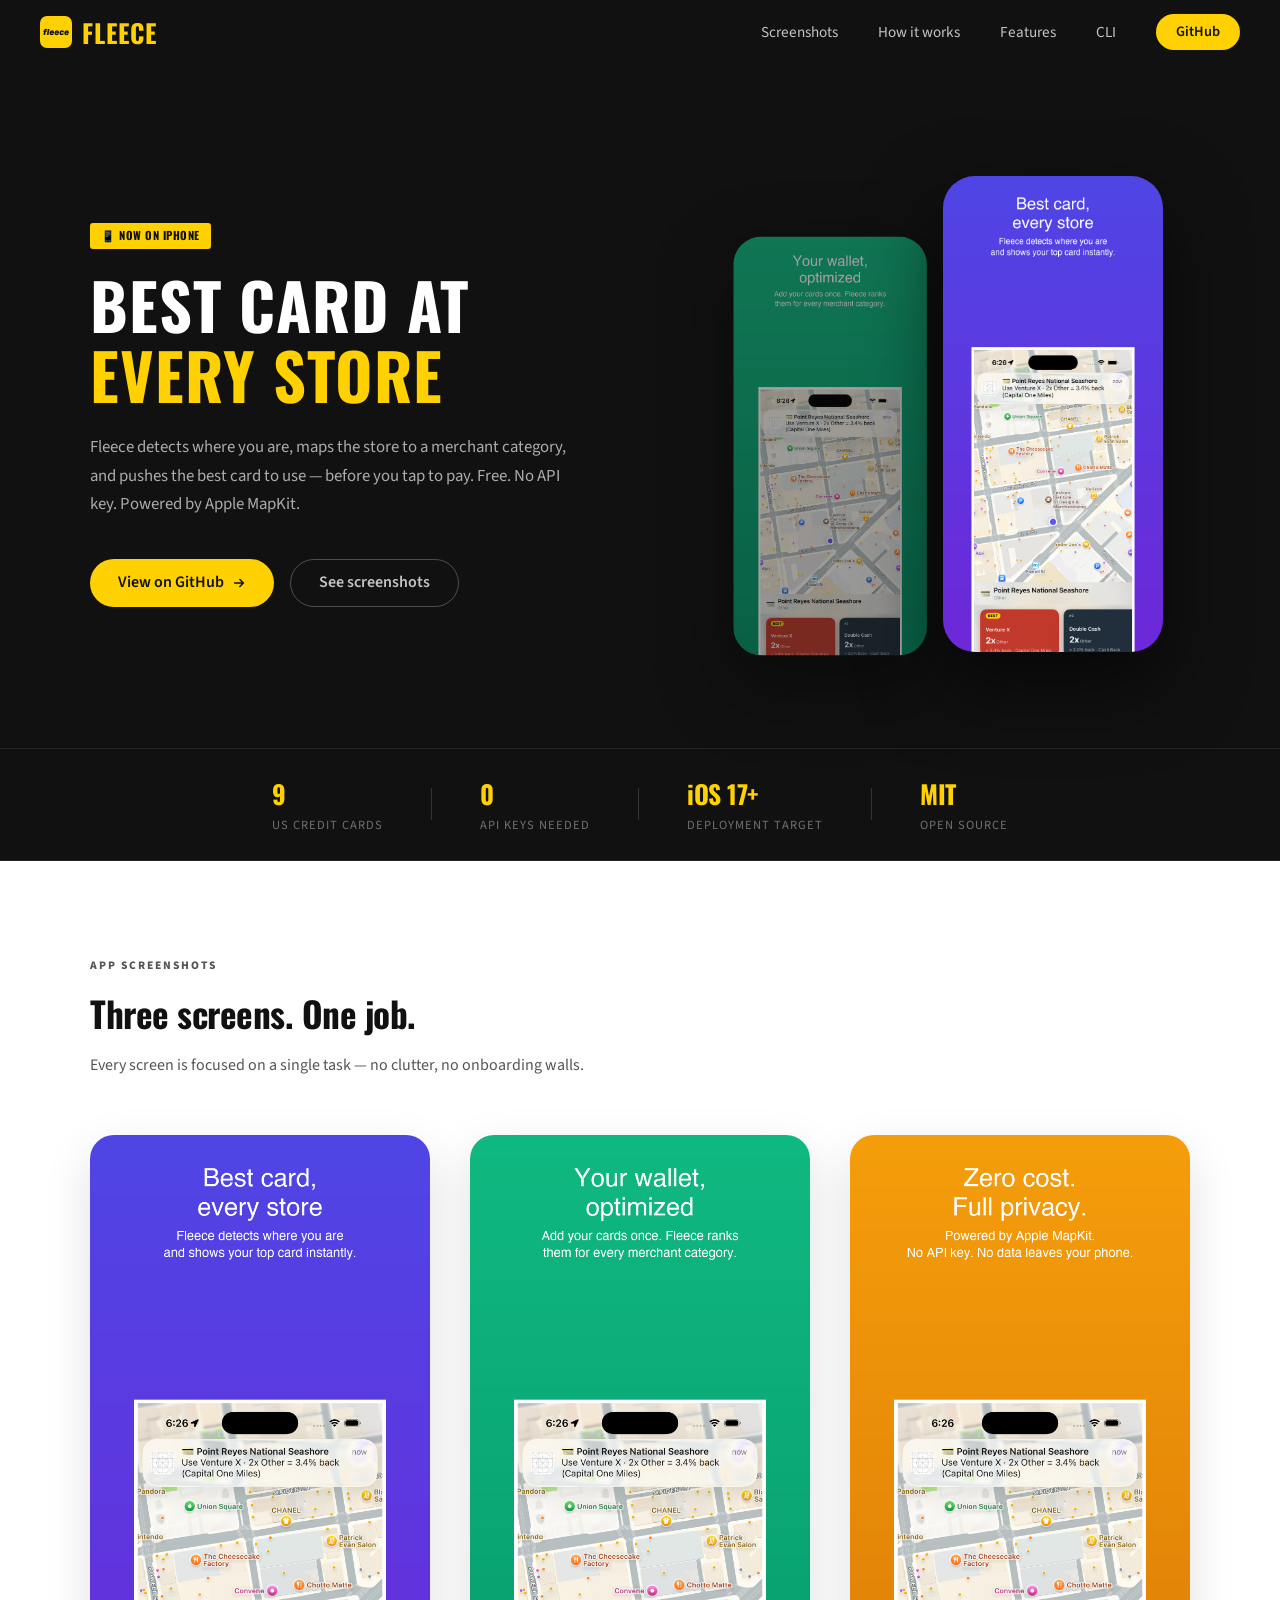
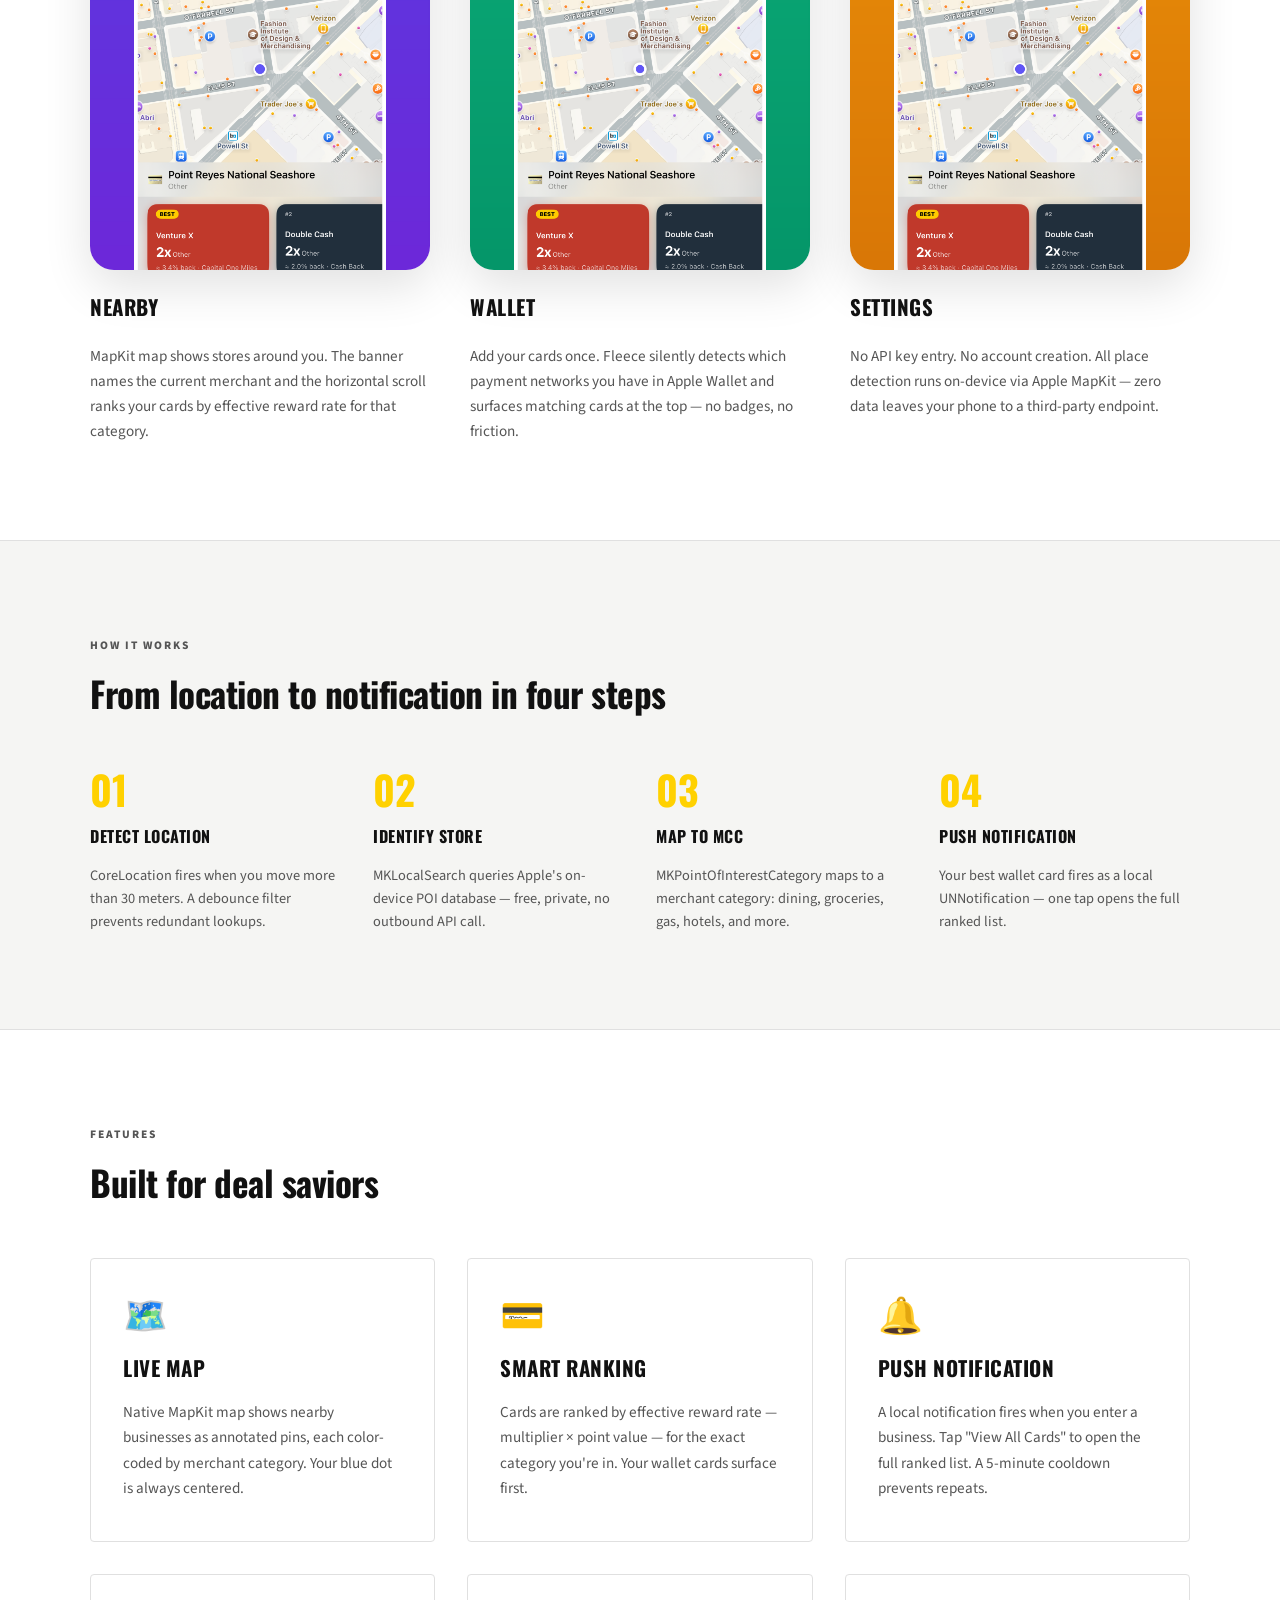
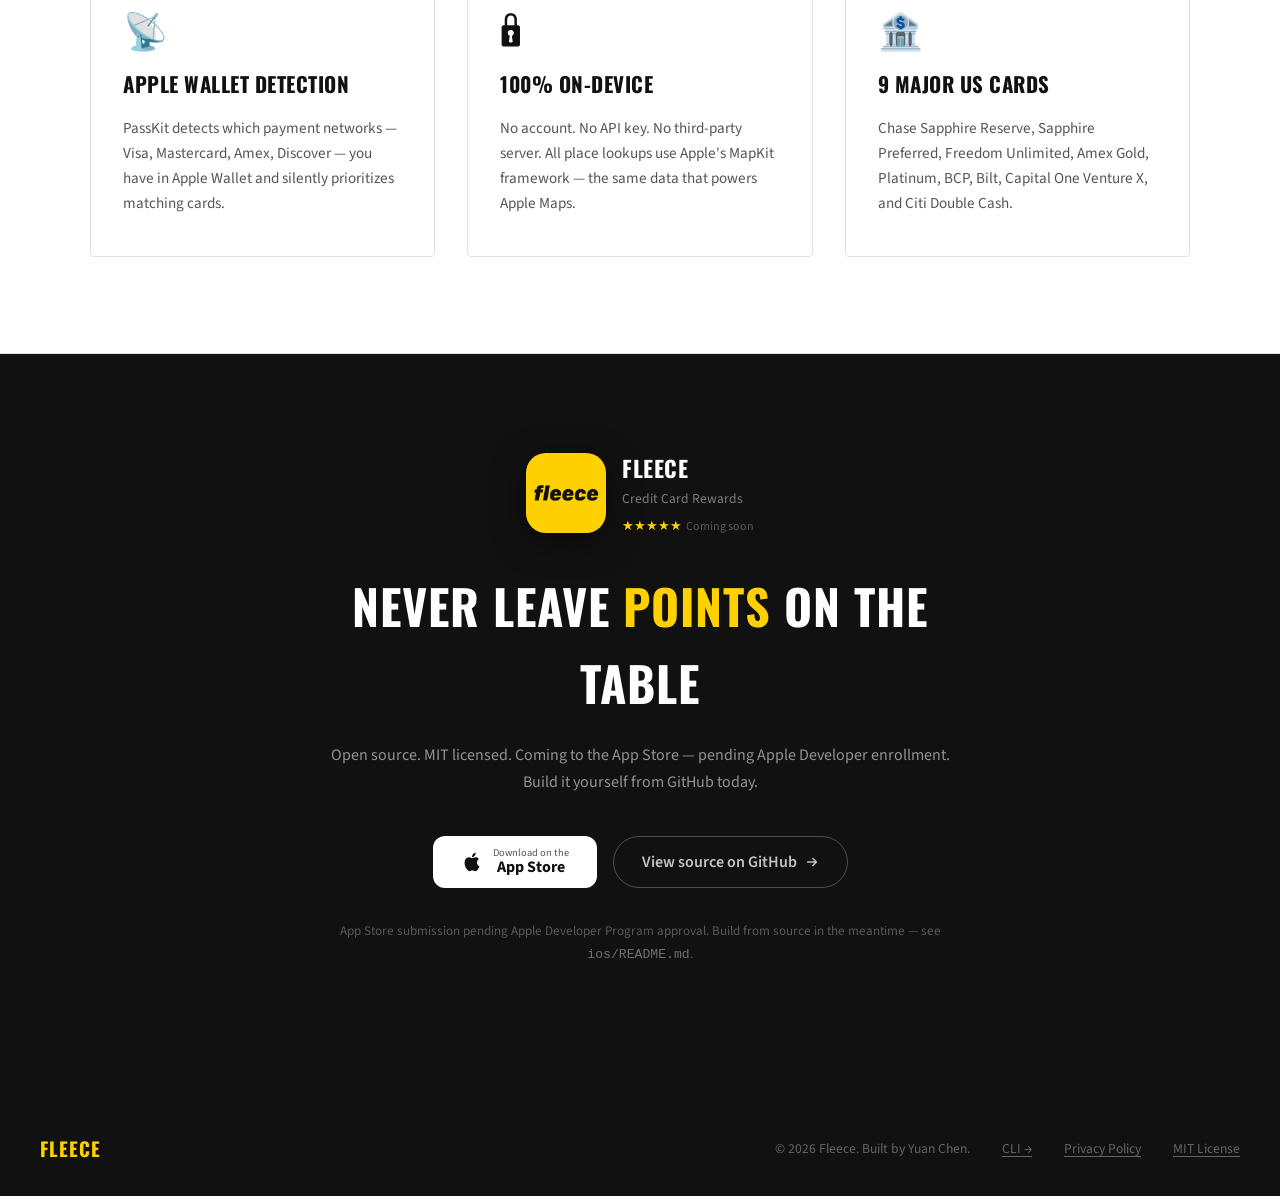
<file: docs/ios.html>
<!DOCTYPE html>
<html lang="en">
<head>
  <meta charset="UTF-8" />
  <meta name="viewport" content="width=device-width, initial-scale=1.0" />

  <title>Fleece for iOS — Best Card at Every Store</title>
  <meta name="description" content="Fleece for iPhone detects the store you're in, maps it to an MCC category, and instantly recommends the best credit card to use. Free. No API key. Powered by Apple MapKit." />
  <meta name="robots" content="index, follow" />
  <meta name="author" content="Yuan Chen" />
  <link rel="canonical" href="https://getfleece.io/ios" />

  <meta property="og:type" content="website" />
  <meta property="og:url" content="https://getfleece.io/ios" />
  <meta property="og:title" content="Fleece for iOS — Best Card at Every Store" />
  <meta property="og:description" content="Detects where you are. Recommends your best card. Sends a push notification before you tap to pay." />

  <meta name="twitter:card" content="summary_large_image" />
  <meta name="twitter:title" content="Fleece for iOS — Best Card at Every Store" />
  <meta name="twitter:description" content="Detects where you are. Recommends your best card. Sends a push notification before you tap to pay." />

  <script type="application/ld+json">
  {
    "@context": "https://schema.org",
    "@type": "MobileApplication",
    "name": "Fleece",
    "operatingSystem": "iOS 17+",
    "applicationCategory": "FinanceApplication",
    "offers": { "@type": "Offer", "price": "0", "priceCurrency": "USD" },
    "description": "Fleece for iPhone detects the store you are in, maps it to an MCC merchant category, and recommends the best credit card to use — with a push notification delivered before you pay.",
    "url": "https://getfleece.io/ios",
    "author": { "@type": "Person", "name": "Yuan Chen" }
  }
  </script>

  <link rel="preconnect" href="https://fonts.googleapis.com">
  <link rel="preconnect" href="https://fonts.gstatic.com" crossorigin>
  <link href="https://fonts.googleapis.com/css2?family=Oswald:wght@400;600;700&family=Source+Sans+3:wght@400;600&display=swap" rel="stylesheet">

  <style>
    *, *::before, *::after { box-sizing: border-box; margin: 0; padding: 0; }

    :root {
      --yellow: #FFD100;
      --black:  #111111;
      --white:  #FFFFFF;
      --gray:   #F5F5F3;
      --mid:    #555555;
      --border: #E0E0E0;
      --font-head: 'Oswald', sans-serif;
      --font-body: 'Source Sans 3', sans-serif;
    }

    html { scroll-behavior: smooth; }
    body { font-family: var(--font-body); font-size: 18px; color: var(--black); background: var(--white); line-height: 1.6; }
    a { color: inherit; }

    /* ── NAV ── */
    nav {
      background: var(--black);
      display: flex; align-items: center; justify-content: space-between;
      padding: 0 2.5rem; height: 64px;
    }
    .nav-logo { font-family: var(--font-head); font-size: 1.6rem; font-weight: 700; color: var(--yellow); text-decoration: none; letter-spacing: 1px; text-transform: uppercase; }
    .nav-links { list-style: none; display: flex; gap: 2.5rem; align-items: center; }
    .nav-links a { font-size: 0.95rem; color: rgba(255,255,255,0.75); text-decoration: none; transition: color 0.15s; }
    .nav-links a:hover { color: var(--yellow); }
    .nav-links .btn-pill { background: var(--yellow); color: var(--black); padding: 0.45rem 1.25rem; border-radius: 100px; font-weight: 600; font-size: 0.9rem; }
    .nav-links .btn-pill:hover { background: #e6bc00; color: var(--black); }
    .nav-toggle { display: none; background: none; border: none; cursor: pointer; padding: 8px; flex-direction: column; gap: 5px; }
    .nav-toggle span { display: block; width: 22px; height: 2px; background: rgba(255,255,255,0.75); transition: background 0.15s; }
    .nav-toggle:hover span { background: var(--yellow); }

    @media (max-width: 768px) {
      nav { padding: 0 1.25rem; position: relative; }
      .nav-toggle { display: flex; }
      .nav-links { display: none; flex-direction: column; position: absolute; top: 64px; left: 0; right: 0; background: var(--black); border-top: 1px solid #222; padding: 0.5rem 1.25rem 1.25rem; gap: 0; z-index: 99; }
      .nav-links.open { display: flex; }
      .nav-links li { padding: 0.6rem 0; border-bottom: 1px solid #1e1e1e; }
      .nav-links li:last-child { border-bottom: none; padding-top: 0.9rem; }
      .nav-links .btn-pill { display: inline-block; }
    }

    /* ── HERO ── */
    .hero { background: var(--black); padding: 7rem 2.5rem 6rem; }
    .hero-inner { max-width: 1100px; margin: 0 auto; display: grid; grid-template-columns: 1fr 1fr; gap: 4rem; align-items: center; }
    @media (max-width: 768px) { .hero-inner { grid-template-columns: 1fr; } .hero { padding: 4rem 1.25rem 3rem; } }

    .hero-badge { display: inline-flex; align-items: center; gap: 6px; background: var(--yellow); color: var(--black); font-family: var(--font-head); font-size: 0.7rem; font-weight: 700; letter-spacing: 0.5px; text-transform: uppercase; padding: 4px 11px; border-radius: 3px; margin-bottom: 1.25rem; }

    .hero h1 { font-family: var(--font-head); font-size: clamp(2.6rem, 5vw, 4rem); font-weight: 700; text-transform: uppercase; color: var(--white); line-height: 1.1; letter-spacing: 1px; margin-bottom: 1.5rem; }
    .hero h1 span { color: var(--yellow); }
    .hero p { color: rgba(255,255,255,0.65); font-size: 1.05rem; max-width: 480px; margin-bottom: 2.5rem; line-height: 1.7; }

    .hero-actions { display: flex; gap: 1rem; flex-wrap: wrap; }
    .btn-pill-dark { display: inline-flex; align-items: center; gap: 8px; background: var(--yellow); color: var(--black); padding: 0.65rem 1.75rem; border-radius: 100px; font-size: 1rem; font-weight: 600; text-decoration: none; transition: background 0.15s; }
    .btn-pill-dark:hover { background: #e6bc00; }
    .btn-pill-outline { display: inline-flex; align-items: center; gap: 8px; background: transparent; color: rgba(255,255,255,0.75); padding: 0.65rem 1.75rem; border-radius: 100px; border: 1.5px solid rgba(255,255,255,0.25); font-size: 1rem; font-weight: 600; text-decoration: none; transition: border-color 0.15s, color 0.15s; }
    .btn-pill-outline:hover { border-color: var(--yellow); color: var(--yellow); }

    /* phone mockup in hero */
    .hero-phone { display: flex; justify-content: center; align-items: flex-end; gap: 1.5rem; }
    .phone-frame { position: relative; }
    .phone-frame img { width: 220px; border-radius: 32px; box-shadow: 0 32px 80px rgba(0,0,0,0.6); display: block; }
    .phone-frame.back { margin-bottom: -2rem; opacity: 0.6; transform: scale(0.88) translateX(24px); }
    .phone-frame.front { position: relative; z-index: 2; }
    @media (max-width: 768px) { .hero-phone { margin-top: 2rem; } .phone-frame img { width: 160px; } .phone-frame.back { transform: scale(0.85) translateX(18px); } }

    /* ── STATS STRIP ── */
    .stats-strip { background: var(--black); padding: 1.5rem 2.5rem; display: flex; align-items: center; justify-content: center; gap: 3rem; flex-wrap: wrap; border-top: 1px solid #222; border-bottom: 1px solid #222; }
    .stat-num { font-family: var(--font-head); font-size: 1.6rem; font-weight: 700; color: var(--yellow); letter-spacing: -0.5px; }
    .stat-label { font-size: 0.78rem; color: rgba(255,255,255,0.4); margin-top: 2px; text-transform: uppercase; letter-spacing: 1px; text-align: center; }
    .stat-divider { width: 1px; height: 32px; background: #333; }
    @media (max-width: 768px) { .stats-strip { gap: 1.5rem; padding: 1.5rem 1.25rem; } .stat-divider { display: none; } }

    /* ── SCREENSHOTS SECTION ── */
    .screens-section { background: var(--white); padding: 6rem 2.5rem; border-bottom: 1px solid var(--border); }
    .screens-inner { max-width: 1100px; margin: 0 auto; }
    .section-label { color: var(--mid); font-size: 0.72rem; font-weight: 800; letter-spacing: 2px; text-transform: uppercase; margin-bottom: 0.6rem; }
    .section-title { font-family: var(--font-head); font-size: clamp(1.75rem, 3vw, 2.2rem); font-weight: 900; letter-spacing: -0.5px; margin-bottom: 0.75rem; }
    .section-sub { font-size: 1rem; color: var(--mid); max-width: 540px; margin-bottom: 3.5rem; }

    .screens-grid { display: grid; grid-template-columns: repeat(3, 1fr); gap: 2.5rem; align-items: start; }
    @media (max-width: 768px) { .screens-grid { grid-template-columns: 1fr; } .screens-section { padding: 3.5rem 1.25rem; } }

    .screen-card { display: flex; flex-direction: column; gap: 1.25rem; }
    .screen-card img { width: 100%; border-radius: 24px; box-shadow: 0 16px 48px rgba(0,0,0,0.12); display: block; }
    .screen-card h3 { font-family: var(--font-head); font-size: 1.3rem; font-weight: 700; text-transform: uppercase; letter-spacing: 0.5px; }
    .screen-card p { font-size: 0.95rem; color: var(--mid); line-height: 1.65; }

    /* ── HOW IT WORKS ── */
    .how-section { background: var(--gray); padding: 6rem 2.5rem; border-bottom: 1px solid var(--border); }
    .how-inner { max-width: 1100px; margin: 0 auto; }
    .steps { display: grid; grid-template-columns: repeat(4, 1fr); gap: 2rem; margin-top: 3rem; }
    @media (max-width: 768px) { .steps { grid-template-columns: 1fr 1fr; } .how-section { padding: 3.5rem 1.25rem; } }
    @media (max-width: 480px) { .steps { grid-template-columns: 1fr; } }

    .step { display: flex; flex-direction: column; gap: 0.9rem; }
    .step-num { font-family: var(--font-head); font-size: 2.5rem; font-weight: 700; color: var(--yellow); line-height: 1; }
    .step h4 { font-family: var(--font-head); font-size: 1rem; font-weight: 700; text-transform: uppercase; letter-spacing: 0.5px; }
    .step p { font-size: 0.9rem; color: var(--mid); line-height: 1.6; }

    /* ── FEATURE CARDS ── */
    .features-section { background: var(--white); padding: 6rem 2.5rem; border-bottom: 1px solid var(--border); }
    .features-inner { max-width: 1100px; margin: 0 auto; }
    .features-grid { display: grid; grid-template-columns: repeat(3, 1fr); gap: 2rem; margin-top: 3rem; }
    @media (max-width: 768px) { .features-grid { grid-template-columns: 1fr; } .features-section { padding: 3.5rem 1.25rem; } }

    .feat-card { border: 1.5px solid var(--border); border-radius: 4px; padding: 2.5rem 2rem; display: flex; flex-direction: column; gap: 1rem; transition: border-color 0.2s; }
    .feat-card:hover { border-color: var(--black); }
    .feat-icon { font-size: 2.25rem; line-height: 1; }
    .feat-card h3 { font-family: var(--font-head); font-size: 1.3rem; font-weight: 700; text-transform: uppercase; letter-spacing: 0.5px; }
    .feat-card p { font-size: 0.95rem; color: var(--mid); line-height: 1.65; }

    /* ── CTA ── */
    .cta-section { background: var(--black); padding: 6rem 2.5rem; }
    .cta-inner { max-width: 640px; margin: 0 auto; text-align: center; }
    .cta-inner h2 { font-family: var(--font-head); font-size: clamp(2rem, 4vw, 3rem); font-weight: 700; text-transform: uppercase; color: var(--white); letter-spacing: 1px; margin-bottom: 1.25rem; }
    .cta-inner h2 span { color: var(--yellow); }
    .cta-inner p { color: rgba(255,255,255,0.55); font-size: 1rem; line-height: 1.7; margin-bottom: 2.5rem; }
    .cta-buttons { display: flex; justify-content: center; gap: 1rem; flex-wrap: wrap; }
    @media (max-width: 768px) { .cta-section { padding: 4rem 1.25rem; } }

    .appstore-badge { display: inline-flex; align-items: center; gap: 10px; background: var(--white); color: var(--black); padding: 0.7rem 1.75rem; border-radius: 12px; font-weight: 600; font-size: 0.95rem; text-decoration: none; transition: opacity 0.15s; }
    .appstore-badge:hover { opacity: 0.85; }
    .appstore-badge svg { width: 22px; height: 22px; flex-shrink: 0; }
    .appstore-badge small { display: block; font-size: 0.65rem; font-weight: 400; color: var(--mid); line-height: 1; }
    .appstore-badge strong { display: block; font-size: 1rem; font-weight: 700; line-height: 1.2; }

    /* ── FOOTER ── */
    footer { background: var(--black); padding: 2rem 2.5rem; display: flex; align-items: center; justify-content: space-between; gap: 1rem; flex-wrap: wrap; }
    .footer-logo { font-family: var(--font-head); font-size: 1.2rem; font-weight: 700; color: var(--yellow); text-transform: uppercase; letter-spacing: 1px; text-decoration: none; }
    .footer-right { display: flex; align-items: center; gap: 2rem; }
    .footer-copy { color: rgba(255,255,255,0.35); font-size: 0.85rem; }
    .footer-right a { color: rgba(255,255,255,0.35); font-size: 0.85rem; text-decoration: underline; text-underline-offset: 3px; }
    .footer-right a:hover { color: var(--yellow); }
    @media (max-width: 768px) { footer { padding: 1.5rem 1.25rem; flex-direction: column; align-items: flex-start; gap: 0.75rem; } .footer-right { flex-wrap: wrap; gap: 1rem; } }

    /* arrow button */
    .btn-arrow { display: inline-flex; align-items: center; gap: 8px; background: var(--yellow); color: var(--black); padding: 0.6rem 1.5rem; border-radius: 100px; font-size: 0.95rem; font-weight: 600; text-decoration: none; align-self: flex-start; transition: background 0.15s; }
    .btn-arrow:hover { background: #e6bc00; }
    .btn-arrow svg { width: 14px; height: 14px; flex-shrink: 0; }
  </style>
</head>
<body>

<!-- NAV -->
<nav>
  <a class="nav-logo" href="/" style="display:flex;align-items:center;gap:10px;">
    <img src="assets/ios/icon.png" alt="Fleece"
         style="width:32px;height:32px;border-radius:7px;flex-shrink:0;" />
    Fleece
  </a>
  <button class="nav-toggle" aria-label="Toggle navigation" aria-expanded="false">
    <span></span><span></span><span></span>
  </button>
  <ul class="nav-links">
    <li><a href="#screens">Screenshots</a></li>
    <li><a href="#how">How it works</a></li>
    <li><a href="#features">Features</a></li>
    <li><a href="/">CLI</a></li>
    <li><a href="https://github.com/chenyuan99/fleece" target="_blank" class="btn-pill">GitHub</a></li>
  </ul>
</nav>

<!-- HERO -->
<section class="hero">
  <div class="hero-inner">
    <div>
      <div class="hero-badge">📱 Now on iPhone</div>
      <h1>Best card at <span>every store</span></h1>
      <p>Fleece detects where you are, maps the store to a merchant category, and pushes the best card to use — before you tap to pay. Free. No API key. Powered by Apple MapKit.</p>
      <div class="hero-actions">
        <a class="btn-pill-dark" href="https://github.com/chenyuan99/fleece/tree/main/ios" target="_blank">
          View on GitHub
          <svg viewBox="0 0 16 16" fill="none" width="14" height="14"><path d="M3 8h10M9 4l4 4-4 4" stroke="currentColor" stroke-width="1.75" stroke-linecap="round" stroke-linejoin="round"/></svg>
        </a>
        <a class="btn-pill-outline" href="#screens">See screenshots</a>
      </div>
    </div>

    <!-- Phone mockups -->
    <div class="hero-phone">
      <div class="phone-frame back">
        <img src="assets/ios/screen-wallet.png" alt="Wallet tab" />
      </div>
      <div class="phone-frame front">
        <img src="assets/ios/screen-home.png" alt="Home tab with map and card recommendation" />
      </div>
    </div>
  </div>
</section>

<!-- STATS STRIP -->
<div class="stats-strip">
  <div>
    <div class="stat-num">9</div>
    <div class="stat-label">US credit cards</div>
  </div>
  <div class="stat-divider"></div>
  <div>
    <div class="stat-num">0</div>
    <div class="stat-label">API keys needed</div>
  </div>
  <div class="stat-divider"></div>
  <div>
    <div class="stat-num">iOS 17+</div>
    <div class="stat-label">deployment target</div>
  </div>
  <div class="stat-divider"></div>
  <div>
    <div class="stat-num">MIT</div>
    <div class="stat-label">open source</div>
  </div>
</div>

<!-- SCREENSHOTS -->
<section class="screens-section" id="screens">
  <div class="screens-inner">
    <p class="section-label">App screenshots</p>
    <h2 class="section-title">Three screens. One job.</h2>
    <p class="section-sub">Every screen is focused on a single task — no clutter, no onboarding walls.</p>

    <div class="screens-grid">
      <div class="screen-card">
        <img src="assets/ios/screen-home.png" alt="Home screen — map with card recommendation" loading="lazy" />
        <h3>Nearby</h3>
        <p>MapKit map shows stores around you. The banner names the current merchant and the horizontal scroll ranks your cards by effective reward rate for that category.</p>
      </div>
      <div class="screen-card">
        <img src="assets/ios/screen-wallet.png" alt="Wallet screen — card collection" loading="lazy" />
        <h3>Wallet</h3>
        <p>Add your cards once. Fleece silently detects which payment networks you have in Apple Wallet and surfaces matching cards at the top — no badges, no friction.</p>
      </div>
      <div class="screen-card">
        <img src="assets/ios/screen-settings.png" alt="Settings screen" loading="lazy" />
        <h3>Settings</h3>
        <p>No API key entry. No account creation. All place detection runs on-device via Apple MapKit — zero data leaves your phone to a third-party endpoint.</p>
      </div>
    </div>
  </div>
</section>

<!-- HOW IT WORKS -->
<section class="how-section" id="how">
  <div class="how-inner">
    <p class="section-label">How it works</p>
    <h2 class="section-title">From location to notification in four steps</h2>

    <div class="steps">
      <div class="step">
        <div class="step-num">01</div>
        <h4>Detect location</h4>
        <p>CoreLocation fires when you move more than 30 meters. A debounce filter prevents redundant lookups.</p>
      </div>
      <div class="step">
        <div class="step-num">02</div>
        <h4>Identify store</h4>
        <p>MKLocalSearch queries Apple's on-device POI database — free, private, no outbound API call.</p>
      </div>
      <div class="step">
        <div class="step-num">03</div>
        <h4>Map to MCC</h4>
        <p>MKPointOfInterestCategory maps to a merchant category: dining, groceries, gas, hotels, and more.</p>
      </div>
      <div class="step">
        <div class="step-num">04</div>
        <h4>Push notification</h4>
        <p>Your best wallet card fires as a local UNNotification — one tap opens the full ranked list.</p>
      </div>
    </div>
  </div>
</section>

<!-- FEATURE CARDS -->
<section class="features-section" id="features">
  <div class="features-inner">
    <p class="section-label">Features</p>
    <h2 class="section-title">Built for deal saviors</h2>

    <div class="features-grid">
      <div class="feat-card">
        <div class="feat-icon">🗺️</div>
        <h3>Live map</h3>
        <p>Native MapKit map shows nearby businesses as annotated pins, each color-coded by merchant category. Your blue dot is always centered.</p>
      </div>
      <div class="feat-card">
        <div class="feat-icon">💳</div>
        <h3>Smart ranking</h3>
        <p>Cards are ranked by effective reward rate — multiplier × point value — for the exact category you're in. Your wallet cards surface first.</p>
      </div>
      <div class="feat-card">
        <div class="feat-icon">🔔</div>
        <h3>Push notification</h3>
        <p>A local notification fires when you enter a business. Tap "View All Cards" to open the full ranked list. A 5-minute cooldown prevents repeats.</p>
      </div>
      <div class="feat-card">
        <div class="feat-icon">📡</div>
        <h3>Apple Wallet detection</h3>
        <p>PassKit detects which payment networks — Visa, Mastercard, Amex, Discover — you have in Apple Wallet and silently prioritizes matching cards.</p>
      </div>
      <div class="feat-card">
        <div class="feat-icon">🔒</div>
        <h3>100% on-device</h3>
        <p>No account. No API key. No third-party server. All place lookups use Apple's MapKit framework — the same data that powers Apple Maps.</p>
      </div>
      <div class="feat-card">
        <div class="feat-icon">🏦</div>
        <h3>9 major US cards</h3>
        <p>Chase Sapphire Reserve, Sapphire Preferred, Freedom Unlimited, Amex Gold, Platinum, BCP, Bilt, Capital One Venture X, and Citi Double Cash.</p>
      </div>
    </div>
  </div>
</section>

<!-- CTA -->
<section class="cta-section">
  <div class="cta-inner">
    <div style="display:flex;align-items:center;gap:16px;justify-content:center;margin-bottom:2rem;">
      <img src="assets/ios/icon.png" alt="Fleece app icon"
           style="width:80px;height:80px;border-radius:20px;box-shadow:0 8px 32px rgba(0,0,0,0.5);flex-shrink:0;" />
      <div style="text-align:left;">
        <div style="font-family:var(--font-head);font-size:1.4rem;font-weight:700;color:var(--white);letter-spacing:0.5px;text-transform:uppercase;">Fleece</div>
        <div style="font-size:0.85rem;color:rgba(255,255,255,0.45);margin-top:2px;">Credit Card Rewards</div>
        <div style="display:flex;gap:4px;margin-top:6px;">
          <span style="color:var(--yellow);font-size:0.8rem;">★★★★★</span>
          <span style="font-size:0.75rem;color:rgba(255,255,255,0.3);align-self:center;">Coming soon</span>
        </div>
      </div>
    </div>
    <h2>Never leave <span>points</span> on the table</h2>
    <p>Open source. MIT licensed. Coming to the App Store — pending Apple Developer enrollment. Build it yourself from GitHub today.</p>
    <div class="cta-buttons">
      <a class="appstore-badge" href="https://github.com/chenyuan99/fleece/tree/main/ios" target="_blank">
        <svg viewBox="0 0 24 24" fill="currentColor"><path d="M18.71 19.5c-.83 1.24-1.71 2.45-3.05 2.47-1.34.03-1.77-.79-3.29-.79-1.53 0-2 .77-3.27.82-1.31.05-2.3-1.32-3.14-2.53C4.25 17 2.94 12.45 4.7 9.39c.87-1.52 2.43-2.48 4.12-2.51 1.28-.02 2.5.87 3.29.87.78 0 2.26-1.07 3.8-.91.65.03 2.47.26 3.64 1.98-.09.06-2.17 1.28-2.15 3.81.03 3.02 2.65 4.03 2.68 4.04-.03.07-.42 1.44-1.38 2.83M13 3.5c.73-.83 1.94-1.46 2.94-1.5.13 1.17-.34 2.35-1.04 3.19-.69.85-1.83 1.51-2.95 1.42-.15-1.15.41-2.35 1.05-3.11z"/></svg>
        <div>
          <small>Download on the</small>
          <strong>App Store</strong>
        </div>
      </a>
      <a class="btn-pill-outline" href="https://github.com/chenyuan99/fleece/tree/main/ios" target="_blank">
        View source on GitHub
        <svg viewBox="0 0 16 16" fill="none" width="14" height="14"><path d="M3 8h10M9 4l4 4-4 4" stroke="currentColor" stroke-width="1.75" stroke-linecap="round" stroke-linejoin="round"/></svg>
      </a>
    </div>
    <p style="margin-top:2rem;font-size:0.82rem;color:rgba(255,255,255,0.3);">App Store submission pending Apple Developer Program approval. Build from source in the meantime — see <code style="color:rgba(255,255,255,0.4)">ios/README.md</code>.</p>
  </div>
</section>

<!-- FOOTER -->
<footer>
  <a class="footer-logo" href="/">Fleece</a>
  <div class="footer-right">
    <span class="footer-copy">© 2026 Fleece. Built by Yuan Chen.</span>
    <a href="/">CLI →</a>
    <a href="/privacy-policy">Privacy Policy</a>
    <a href="https://github.com/chenyuan99/fleece/blob/main/LICENSE" target="_blank">MIT License</a>
  </div>
</footer>

<script>
  var toggle = document.querySelector('.nav-toggle');
  var links  = document.querySelector('.nav-links');
  toggle.addEventListener('click', function() {
    var open = links.classList.toggle('open');
    toggle.setAttribute('aria-expanded', open);
  });
  links.querySelectorAll('a').forEach(function(a) {
    a.addEventListener('click', function() {
      links.classList.remove('open');
      toggle.setAttribute('aria-expanded', 'false');
    });
  });
</script>

</body>
</html>
</file>
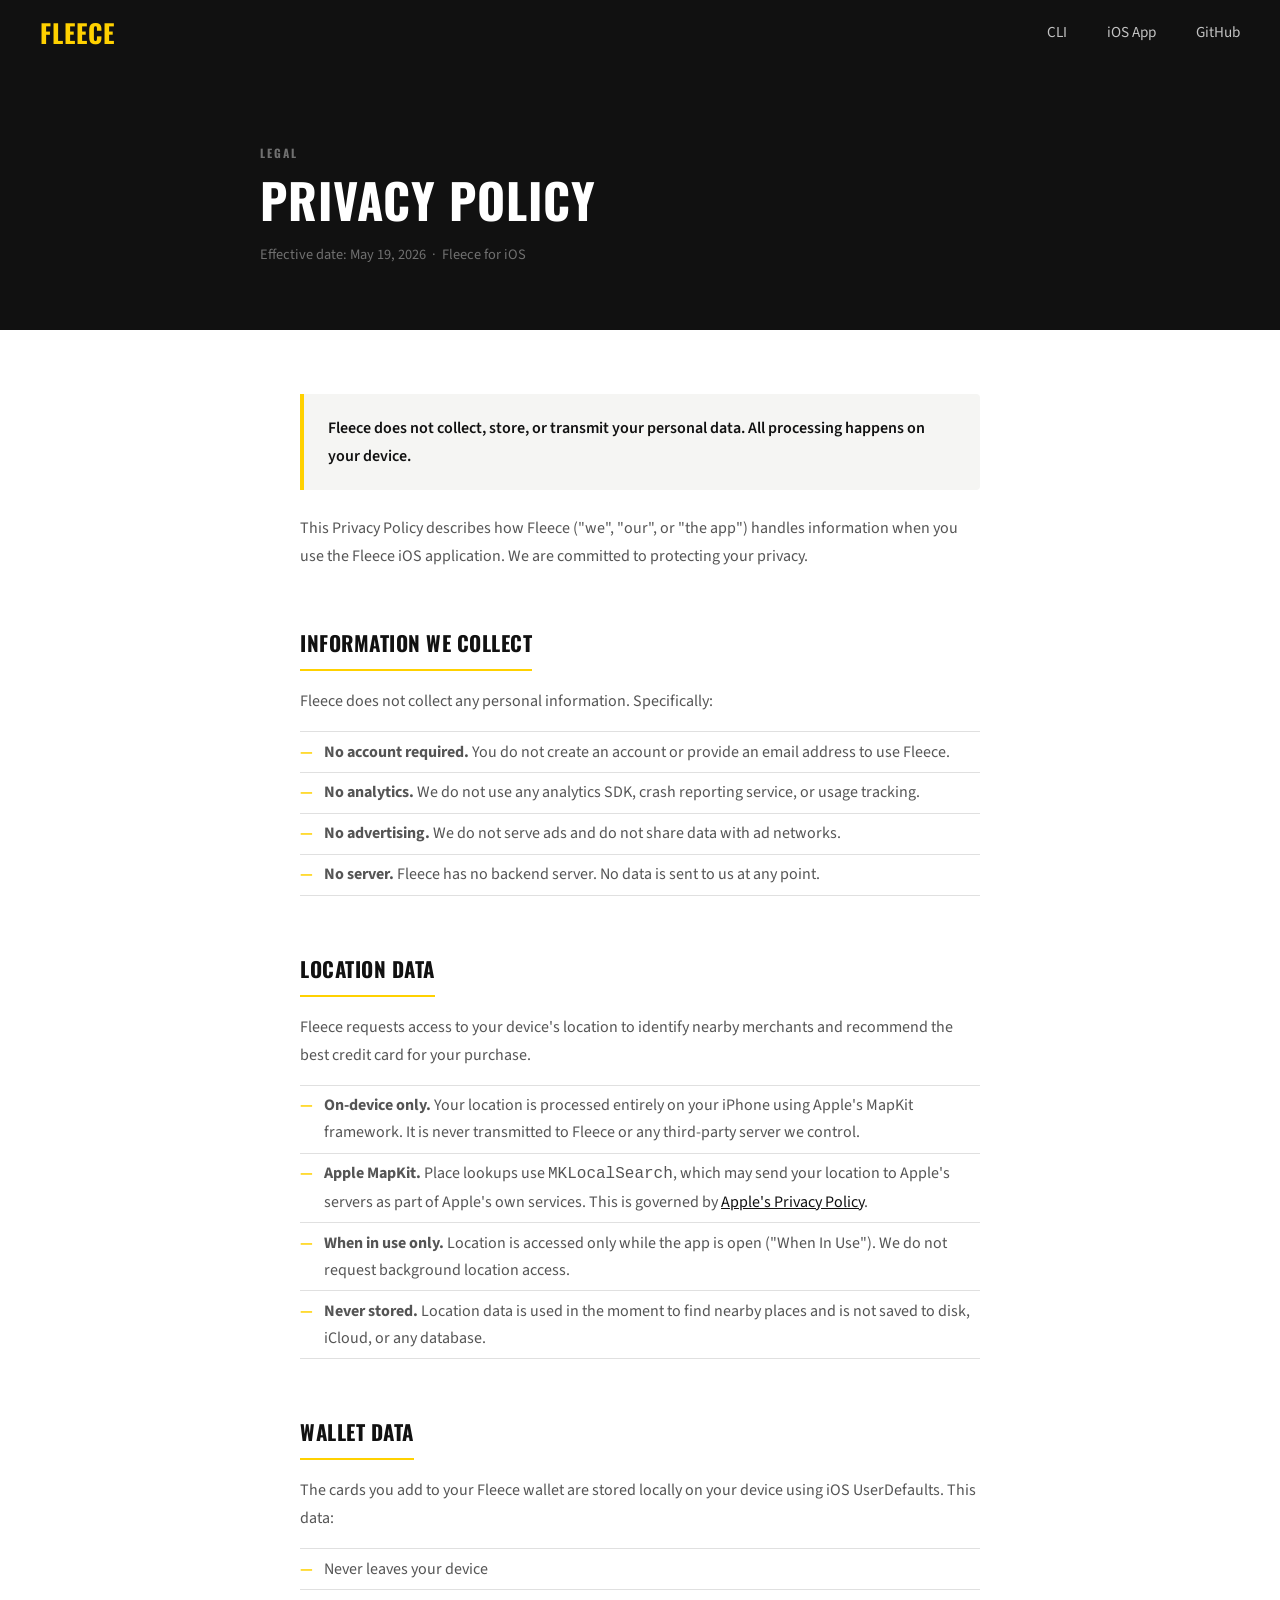
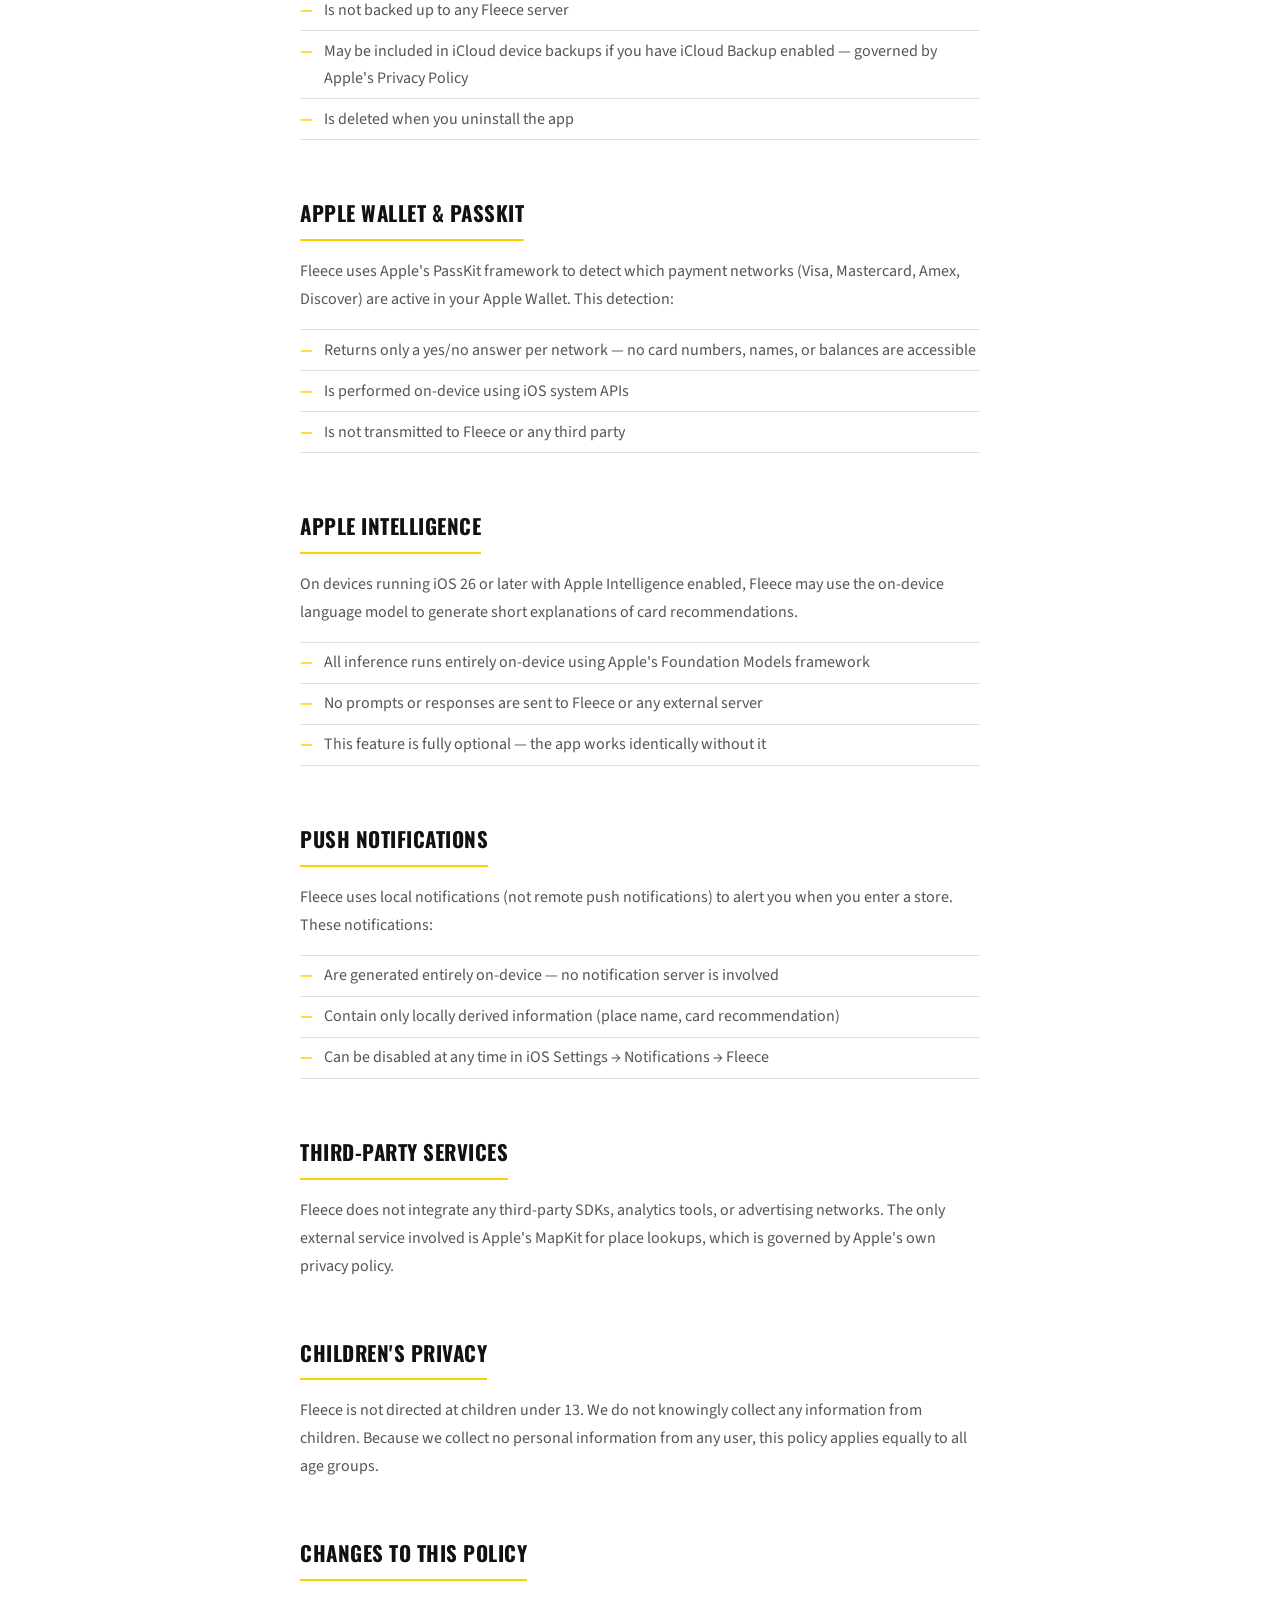
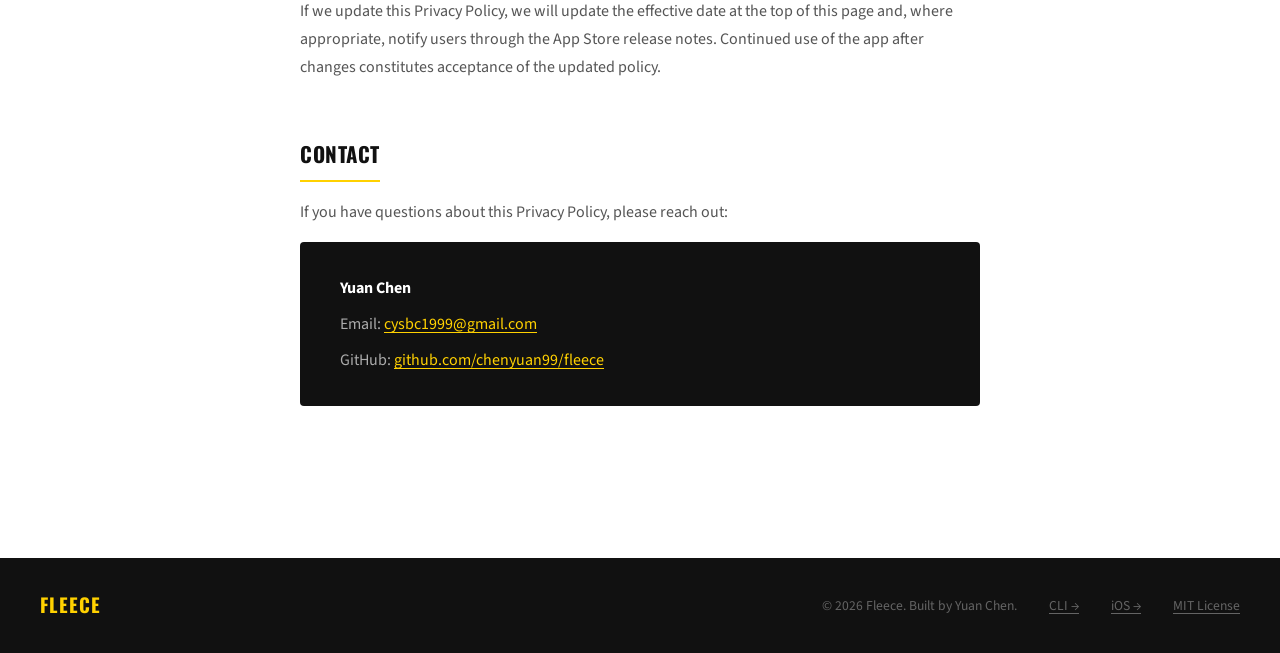
<file: docs/privacy-policy.html>
<!DOCTYPE html>
<html lang="en">
<head>
  <meta charset="UTF-8" />
  <meta name="viewport" content="width=device-width, initial-scale=1.0" />

  <title>Privacy Policy — Fleece</title>
  <meta name="description" content="Fleece privacy policy. Fleece does not collect, store, or transmit personal data. All place detection runs on-device via Apple MapKit." />
  <meta name="robots" content="index, follow" />
  <link rel="canonical" href="https://getfleece.io/privacy-policy" />

  <link rel="preconnect" href="https://fonts.googleapis.com">
  <link rel="preconnect" href="https://fonts.gstatic.com" crossorigin>
  <link href="https://fonts.googleapis.com/css2?family=Oswald:wght@400;600;700&family=Source+Sans+3:wght@400;600&display=swap" rel="stylesheet">

  <style>
    *, *::before, *::after { box-sizing: border-box; margin: 0; padding: 0; }

    :root {
      --yellow: #FFD100;
      --black:  #111111;
      --white:  #FFFFFF;
      --gray:   #F5F5F3;
      --mid:    #555555;
      --border: #E0E0E0;
      --font-head: 'Oswald', sans-serif;
      --font-body: 'Source Sans 3', sans-serif;
    }

    html { scroll-behavior: smooth; }
    body { font-family: var(--font-body); font-size: 18px; color: var(--black); background: var(--white); line-height: 1.6; }
    a { color: var(--black); }

    /* ── NAV ── */
    nav { background: var(--black); display: flex; align-items: center; justify-content: space-between; padding: 0 2.5rem; height: 64px; }
    .nav-logo { font-family: var(--font-head); font-size: 1.6rem; font-weight: 700; color: var(--yellow); text-decoration: none; letter-spacing: 1px; text-transform: uppercase; }
    .nav-links { list-style: none; display: flex; gap: 2.5rem; align-items: center; }
    .nav-links a { font-size: 0.95rem; color: rgba(255,255,255,0.75); text-decoration: none; transition: color 0.15s; }
    .nav-links a:hover { color: var(--yellow); }

    @media (max-width: 768px) {
      nav { padding: 0 1.25rem; }
      .nav-links { gap: 1.25rem; }
      .nav-links a { font-size: 0.85rem; }
    }

    /* ── HERO ── */
    .hero { background: var(--black); padding: 5rem 2.5rem 4rem; }
    .hero-inner { max-width: 760px; margin: 0 auto; }
    .hero-label { font-family: var(--font-head); font-size: 0.72rem; font-weight: 700; letter-spacing: 2px; text-transform: uppercase; color: rgba(255,255,255,0.4); margin-bottom: 0.75rem; }
    .hero h1 { font-family: var(--font-head); font-size: clamp(2.2rem, 4vw, 3rem); font-weight: 700; text-transform: uppercase; color: var(--white); line-height: 1.1; letter-spacing: 1px; margin-bottom: 1rem; }
    .hero-meta { color: rgba(255,255,255,0.4); font-size: 0.9rem; }

    @media (max-width: 768px) { .hero { padding: 3.5rem 1.25rem 3rem; } }

    /* ── CONTENT ── */
    .content { max-width: 760px; margin: 0 auto; padding: 4rem 2.5rem 6rem; }
    @media (max-width: 768px) { .content { padding: 3rem 1.25rem 5rem; } }

    .section { margin-bottom: 3.5rem; }

    .section h2 {
      font-family: var(--font-head);
      font-size: 1.3rem;
      font-weight: 700;
      text-transform: uppercase;
      letter-spacing: 0.5px;
      margin-bottom: 1rem;
      padding-bottom: 0.6rem;
      border-bottom: 2px solid var(--yellow);
      display: inline-block;
    }

    .section p { font-size: 1rem; color: var(--mid); line-height: 1.75; margin-bottom: 1rem; }
    .section p:last-child { margin-bottom: 0; }

    .section ul { list-style: none; margin-bottom: 1rem; }
    .section ul li {
      font-size: 1rem;
      color: var(--mid);
      line-height: 1.7;
      padding: 0.4rem 0 0.4rem 1.5rem;
      border-bottom: 1px solid var(--border);
      position: relative;
    }
    .section ul li:first-child { border-top: 1px solid var(--border); }
    .section ul li::before { content: "—"; position: absolute; left: 0; color: var(--yellow); font-weight: 700; }

    .highlight-box {
      background: var(--gray);
      border-left: 4px solid var(--yellow);
      padding: 1.25rem 1.5rem;
      border-radius: 0 4px 4px 0;
      margin-bottom: 1.5rem;
    }
    .highlight-box p { color: var(--black); font-weight: 600; margin: 0; }

    .contact-block {
      background: var(--black);
      color: var(--white);
      border-radius: 4px;
      padding: 2rem 2.5rem;
      margin-top: 1rem;
    }
    .contact-block p { color: rgba(255,255,255,0.65); margin-bottom: 0.5rem; }
    .contact-block a { color: var(--yellow); text-decoration: underline; text-underline-offset: 3px; }

    /* ── FOOTER ── */
    footer { background: var(--black); padding: 2rem 2.5rem; display: flex; align-items: center; justify-content: space-between; gap: 1rem; flex-wrap: wrap; }
    .footer-logo { font-family: var(--font-head); font-size: 1.2rem; font-weight: 700; color: var(--yellow); text-transform: uppercase; letter-spacing: 1px; text-decoration: none; }
    .footer-right { display: flex; align-items: center; gap: 2rem; }
    .footer-copy { color: rgba(255,255,255,0.35); font-size: 0.85rem; }
    .footer-right a { color: rgba(255,255,255,0.35); font-size: 0.85rem; text-decoration: underline; text-underline-offset: 3px; }
    .footer-right a:hover { color: var(--yellow); }
    @media (max-width: 768px) { footer { padding: 1.5rem 1.25rem; flex-direction: column; align-items: flex-start; gap: 0.75rem; } }
  </style>
</head>
<body>

<!-- NAV -->
<nav>
  <a class="nav-logo" href="/">Fleece</a>
  <ul class="nav-links">
    <li><a href="/">CLI</a></li>
    <li><a href="/ios">iOS App</a></li>
    <li><a href="https://github.com/chenyuan99/fleece" target="_blank">GitHub</a></li>
  </ul>
</nav>

<!-- HERO -->
<section class="hero">
  <div class="hero-inner">
    <p class="hero-label">Legal</p>
    <h1>Privacy Policy</h1>
    <p class="hero-meta">Effective date: May 19, 2026 &nbsp;·&nbsp; Fleece for iOS</p>
  </div>
</section>

<!-- CONTENT -->
<div class="content">

  <div class="section">
    <div class="highlight-box">
      <p>Fleece does not collect, store, or transmit your personal data. All processing happens on your device.</p>
    </div>
    <p>This Privacy Policy describes how Fleece ("we", "our", or "the app") handles information when you use the Fleece iOS application. We are committed to protecting your privacy.</p>
  </div>

  <div class="section">
    <h2>Information We Collect</h2>
    <p>Fleece does not collect any personal information. Specifically:</p>
    <ul>
      <li><strong>No account required.</strong> You do not create an account or provide an email address to use Fleece.</li>
      <li><strong>No analytics.</strong> We do not use any analytics SDK, crash reporting service, or usage tracking.</li>
      <li><strong>No advertising.</strong> We do not serve ads and do not share data with ad networks.</li>
      <li><strong>No server.</strong> Fleece has no backend server. No data is sent to us at any point.</li>
    </ul>
  </div>

  <div class="section">
    <h2>Location Data</h2>
    <p>Fleece requests access to your device's location to identify nearby merchants and recommend the best credit card for your purchase.</p>
    <ul>
      <li><strong>On-device only.</strong> Your location is processed entirely on your iPhone using Apple's MapKit framework. It is never transmitted to Fleece or any third-party server we control.</li>
      <li><strong>Apple MapKit.</strong> Place lookups use <code>MKLocalSearch</code>, which may send your location to Apple's servers as part of Apple's own services. This is governed by <a href="https://www.apple.com/legal/privacy/" target="_blank">Apple's Privacy Policy</a>.</li>
      <li><strong>When in use only.</strong> Location is accessed only while the app is open ("When In Use"). We do not request background location access.</li>
      <li><strong>Never stored.</strong> Location data is used in the moment to find nearby places and is not saved to disk, iCloud, or any database.</li>
    </ul>
  </div>

  <div class="section">
    <h2>Wallet Data</h2>
    <p>The cards you add to your Fleece wallet are stored locally on your device using iOS UserDefaults. This data:</p>
    <ul>
      <li>Never leaves your device</li>
      <li>Is not backed up to any Fleece server</li>
      <li>May be included in iCloud device backups if you have iCloud Backup enabled — governed by Apple's Privacy Policy</li>
      <li>Is deleted when you uninstall the app</li>
    </ul>
  </div>

  <div class="section">
    <h2>Apple Wallet &amp; PassKit</h2>
    <p>Fleece uses Apple's PassKit framework to detect which payment networks (Visa, Mastercard, Amex, Discover) are active in your Apple Wallet. This detection:</p>
    <ul>
      <li>Returns only a yes/no answer per network — no card numbers, names, or balances are accessible</li>
      <li>Is performed on-device using iOS system APIs</li>
      <li>Is not transmitted to Fleece or any third party</li>
    </ul>
  </div>

  <div class="section">
    <h2>Apple Intelligence</h2>
    <p>On devices running iOS 26 or later with Apple Intelligence enabled, Fleece may use the on-device language model to generate short explanations of card recommendations.</p>
    <ul>
      <li>All inference runs entirely on-device using Apple's Foundation Models framework</li>
      <li>No prompts or responses are sent to Fleece or any external server</li>
      <li>This feature is fully optional — the app works identically without it</li>
    </ul>
  </div>

  <div class="section">
    <h2>Push Notifications</h2>
    <p>Fleece uses local notifications (not remote push notifications) to alert you when you enter a store. These notifications:</p>
    <ul>
      <li>Are generated entirely on-device — no notification server is involved</li>
      <li>Contain only locally derived information (place name, card recommendation)</li>
      <li>Can be disabled at any time in iOS Settings → Notifications → Fleece</li>
    </ul>
  </div>

  <div class="section">
    <h2>Third-Party Services</h2>
    <p>Fleece does not integrate any third-party SDKs, analytics tools, or advertising networks. The only external service involved is Apple's MapKit for place lookups, which is governed by Apple's own privacy policy.</p>
  </div>

  <div class="section">
    <h2>Children's Privacy</h2>
    <p>Fleece is not directed at children under 13. We do not knowingly collect any information from children. Because we collect no personal information from any user, this policy applies equally to all age groups.</p>
  </div>

  <div class="section">
    <h2>Changes to This Policy</h2>
    <p>If we update this Privacy Policy, we will update the effective date at the top of this page and, where appropriate, notify users through the App Store release notes. Continued use of the app after changes constitutes acceptance of the updated policy.</p>
  </div>

  <div class="section">
    <h2>Contact</h2>
    <p>If you have questions about this Privacy Policy, please reach out:</p>
    <div class="contact-block">
      <p><strong style="color:var(--white);">Yuan Chen</strong></p>
      <p>Email: <a href="mailto:cysbc1999@gmail.com">cysbc1999@gmail.com</a></p>
      <p>GitHub: <a href="https://github.com/chenyuan99/fleece" target="_blank">github.com/chenyuan99/fleece</a></p>
    </div>
  </div>

</div>

<!-- FOOTER -->
<footer>
  <a class="footer-logo" href="/">Fleece</a>
  <div class="footer-right">
    <span class="footer-copy">© 2026 Fleece. Built by Yuan Chen.</span>
    <a href="/">CLI →</a>
    <a href="/ios">iOS →</a>
    <a href="https://github.com/chenyuan99/fleece/blob/main/LICENSE" target="_blank">MIT License</a>
  </div>
</footer>

</body>
</html>
</file>
